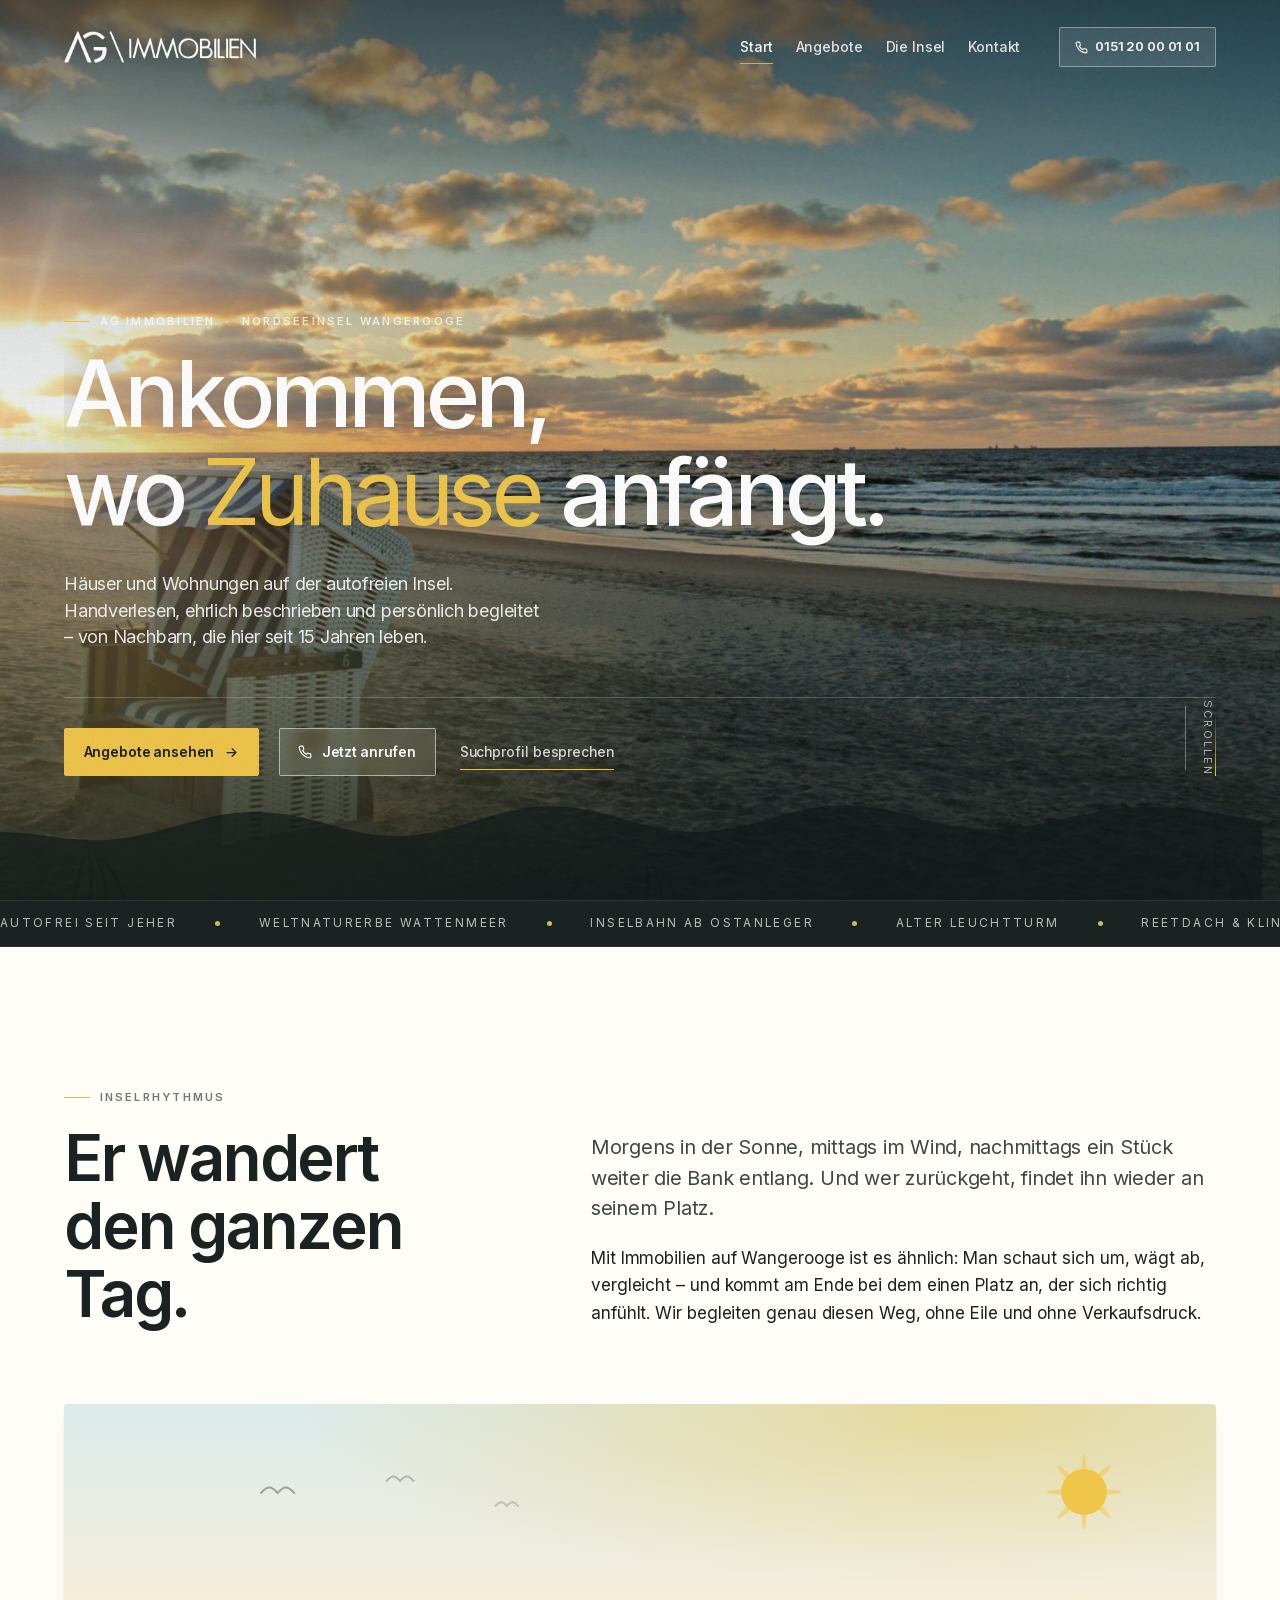
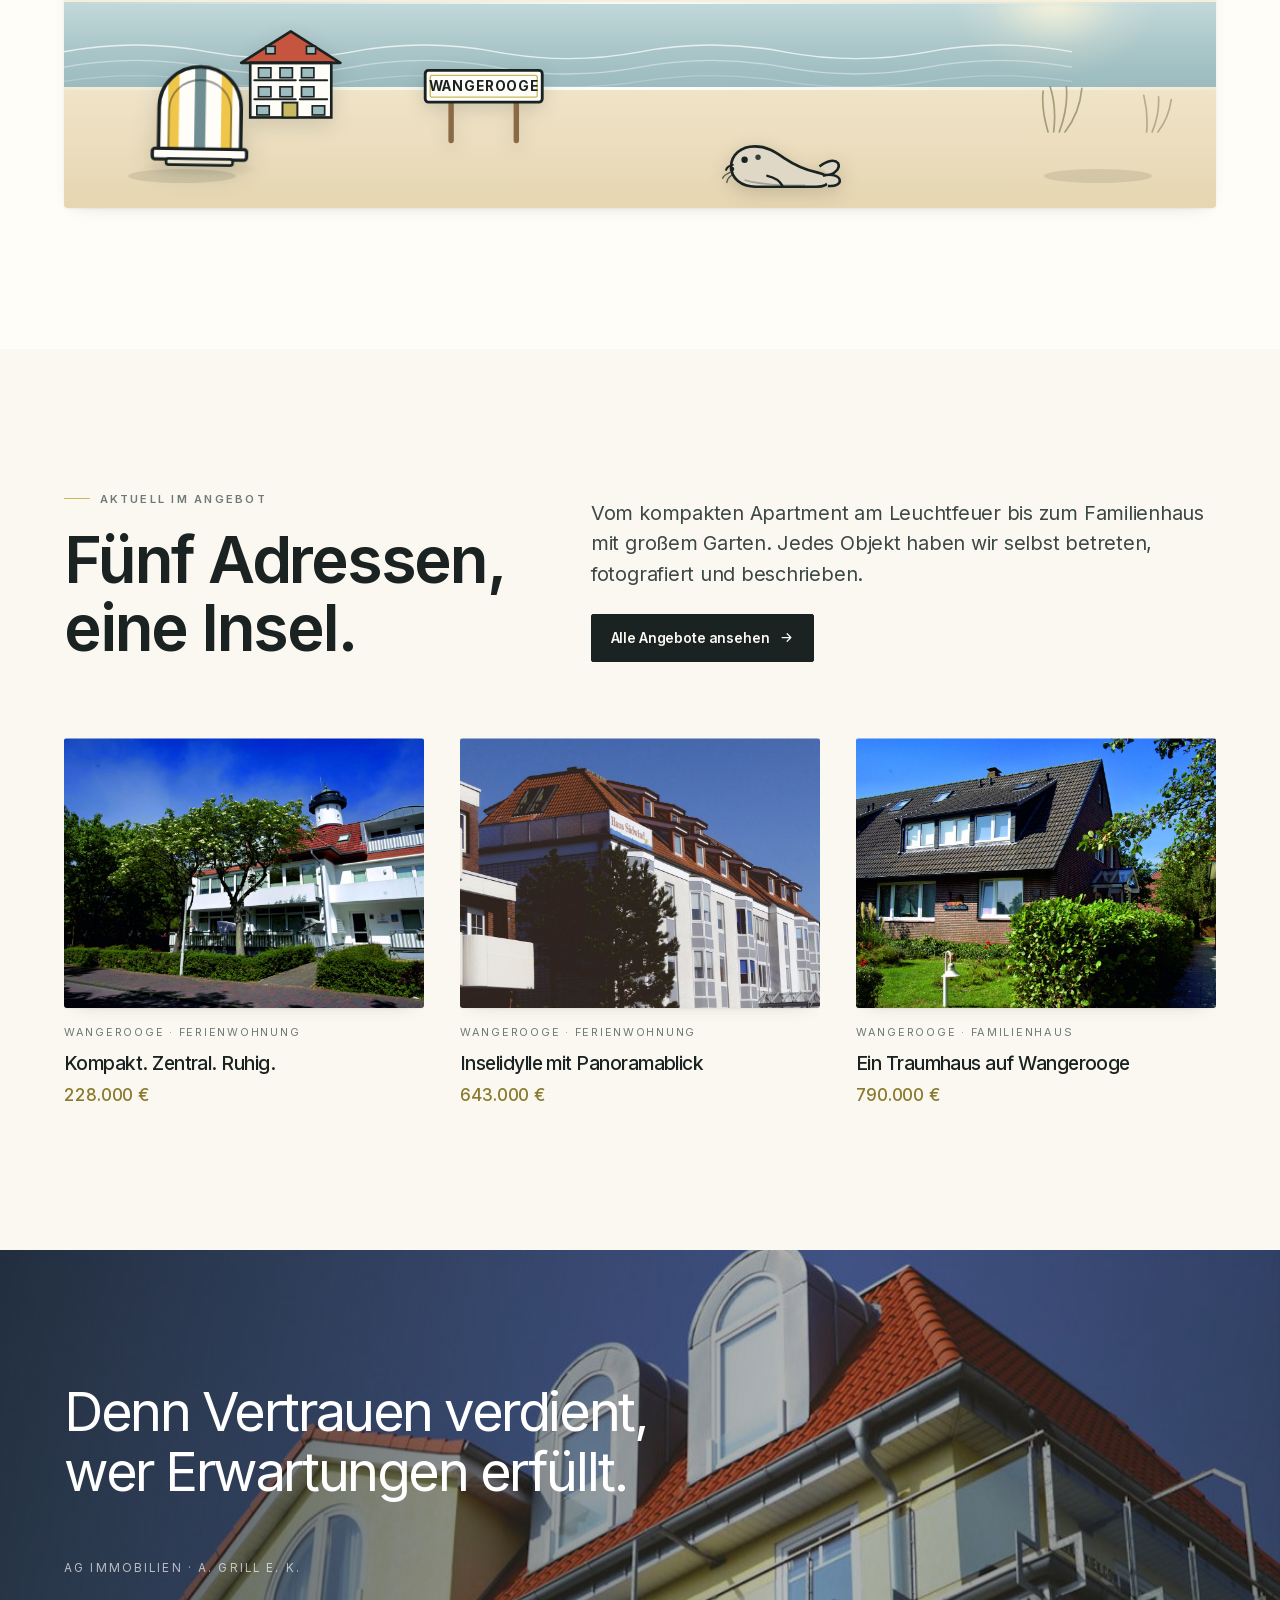
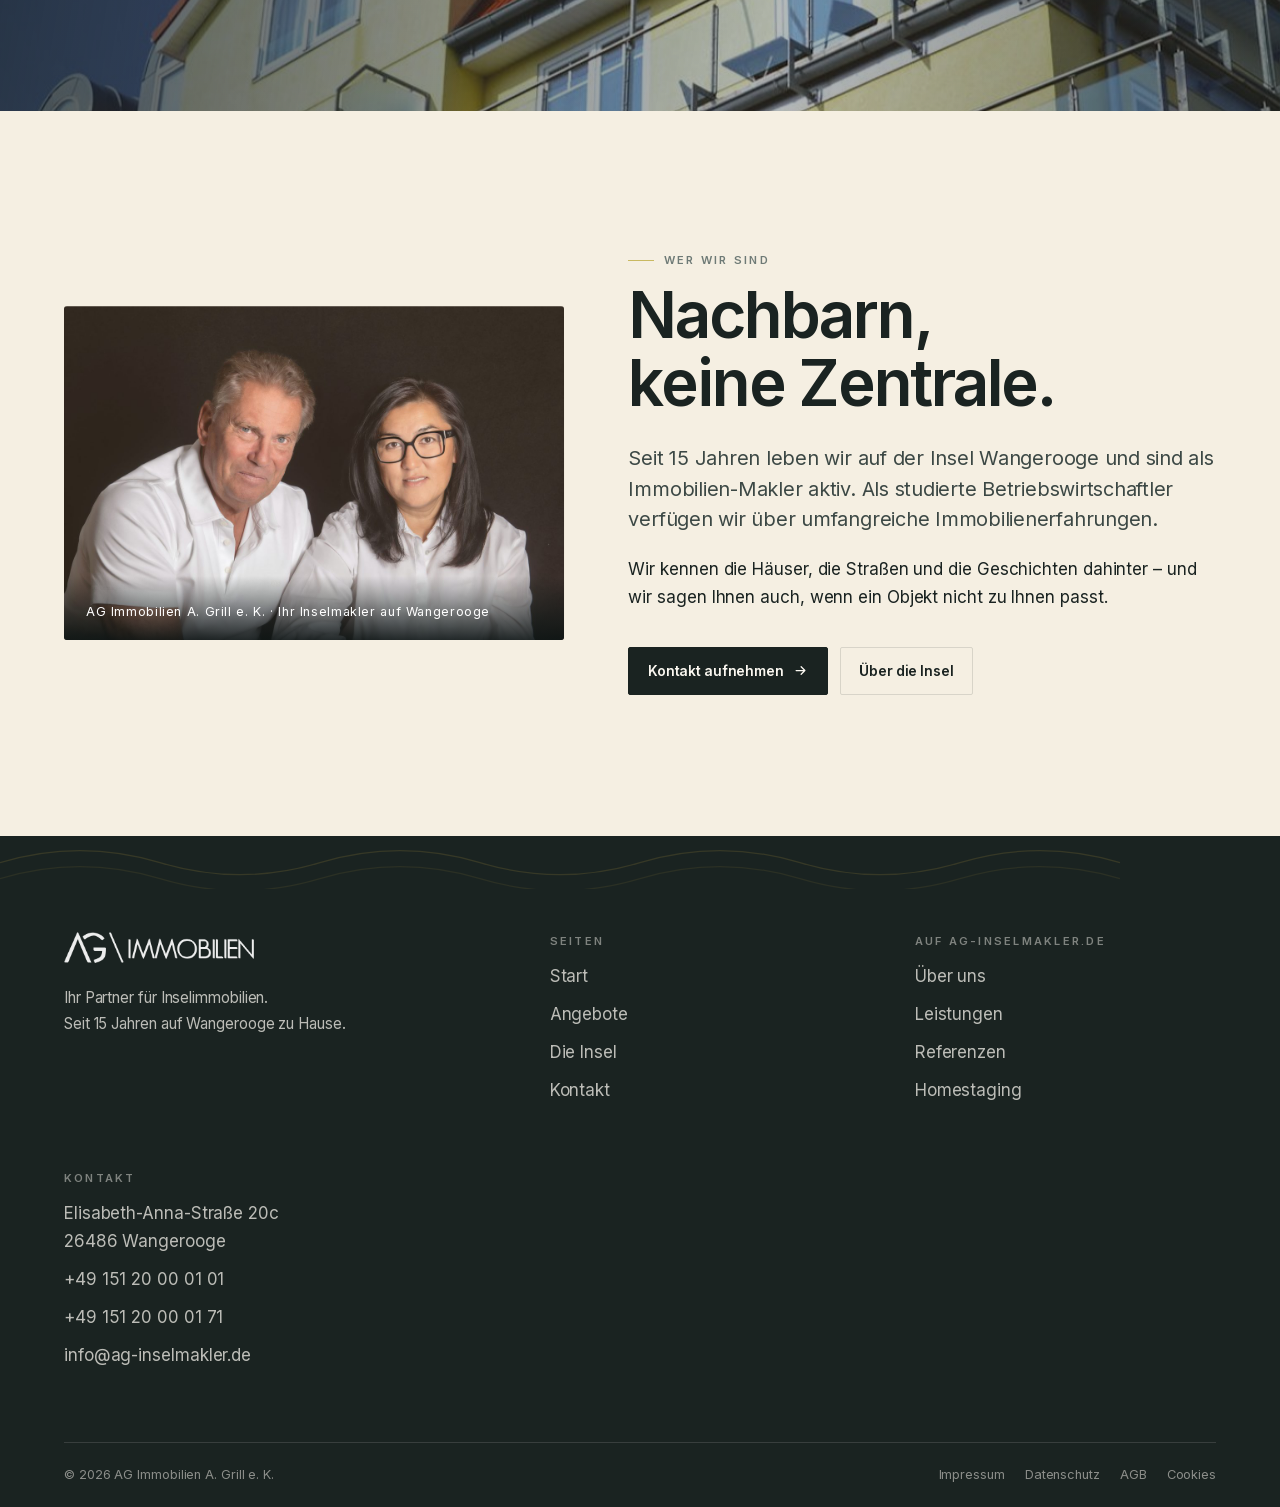
<file: index.html>
<!doctype html>
<html lang="de">
<head>
<meta charset="utf-8">
<meta name="viewport" content="width=device-width,initial-scale=1">
<title>AG Immobilien · Ihr Inselmakler auf Wangerooge</title>
<meta name="description" content="Immobilien auf der autofreien Nordseeinsel Wangerooge – Ferienwohnungen und Familienhäuser von AG Immobilien A. Grill e. K., seit 15 Jahren auf der Insel zu Hause.">

<meta name="theme-color" content="#FBF8F1">
<link rel="icon" href="assets/img/logo.png">
<link rel="preload" href="assets/fonts/inter-latin.woff2" as="font" type="font/woff2" crossorigin>
<link rel="stylesheet" href="assets/css/style.css">
<noscript><style>[data-reveal]{opacity:1!important;transform:none!important;clip-path:none!important}.hero h1 .line i{transform:none!important}.hero__sub,.hero__cta{opacity:1!important;transform:none!important}.intro__art .draw{stroke-dashoffset:0!important}.intro__art .glow{opacity:1!important}</style></noscript>
<meta property="og:title" content="AG Immobilien · Ihr Inselmakler auf Wangerooge">
<meta property="og:description" content="Immobilien auf der autofreien Nordseeinsel Wangerooge – Ferienwohnungen und Familienhäuser von AG Immobilien A. Grill e. K., seit 15 Jahren auf der Insel zu Hause.">
<meta property="og:image" content="assets/img/hero-strandkorb.jpg">
<meta property="og:type" content="website">
</head>
<body>

<svg class="sprite" aria-hidden="true" focusable="false" width="0" height="0">
  <defs>
    <clipPath id="korbHaube"><path d="M11 91V50C11 28.5 27.6 13 48 13s37 15.5 37 37v41H11Z"/></clipPath>
  </defs>

  <symbol id="ico-korb" viewBox="0 0 96 104">
    <g clip-path="url(#korbHaube)">
      <rect x="0" y="0" width="96" height="104" fill="#FFFDF8"/>
      <rect x="19" y="0" width="10" height="104" fill="#F0C64A"/>
      <rect x="43" y="0" width="10" height="104" fill="#6E8E92"/>
      <rect x="67" y="0" width="10" height="104" fill="#F0C64A"/>
    </g>
    <path d="M11 91V50C11 28.5 27.6 13 48 13s37 15.5 37 37v41" fill="none" stroke="#1A2321" stroke-width="3.2" stroke-linejoin="round"/>
    <path d="M20 91V52c0-15 12-27 28-27s28 12 28 27v39" fill="none" stroke="#1A2321" stroke-width="1.6" opacity=".45"/>
    <rect x="5.5" y="87" width="85" height="9.5" rx="2.6" fill="#FFFDF8" stroke="#1A2321" stroke-width="3"/>
    <rect x="18" y="96" width="60" height="5.5" rx="2.2" fill="#EDE5D3" stroke="#1A2321" stroke-width="2.4"/>
  </symbol>

  <symbol id="ico-sonne" viewBox="0 0 120 120">
    <circle cx="60" cy="60" r="27" fill="currentColor"/>
    <g fill="currentColor" opacity=".55">
      <path d="M60 16c1.6 0 2.6 10 2.6 14.4S61.6 38 60 38s-2.6-3.2-2.6-7.6S58.4 16 60 16Z"/>
      <path d="M60 104c-1.6 0-2.6-10-2.6-14.4S58.4 82 60 82s2.6 3.2 2.6 7.6S61.6 104 60 104Z"/>
      <path d="M16 60c0-1.6 10-2.6 14.4-2.6S38 58.4 38 60s-3.2 2.6-7.6 2.6S16 61.6 16 60Z"/>
      <path d="M104 60c0 1.6-10 2.6-14.4 2.6S82 61.6 82 60s3.2-2.6 7.6-2.6S104 58.4 104 60Z"/>
      <path d="M29 29c1.1-1.1 8.7 5.5 11.8 8.6s3.8 5.5 2.6 6.6-3.5.5-6.6-2.6S27.9 30.1 29 29Z"/>
      <path d="M91 91c-1.1 1.1-8.7-5.5-11.8-8.6s-3.8-5.5-2.6-6.6 3.5-.5 6.6 2.6S92.1 89.9 91 91Z"/>
      <path d="M91 29c1.1 1.1-5.5 8.7-8.6 11.8s-5.5 3.8-6.6 2.6-.5-3.5 2.6-6.6S89.9 27.9 91 29Z"/>
      <path d="M29 91c-1.1-1.1 5.5-8.7 8.6-11.8s5.5-3.8 6.6-2.6.5 3.5-2.6 6.6S30.1 92.1 29 91Z"/>
    </g>
  </symbol>

  <symbol id="ico-haus" viewBox="0 0 130 120">
    <path d="M5 47 65 9l60 38Z" fill="#C6553F" stroke="#1A2321" stroke-width="3.2" stroke-linejoin="round"/>
    <rect x="35" y="27" width="11" height="9" fill="#9CBCBF" stroke="#1A2321" stroke-width="2"/>
    <rect x="84" y="27" width="11" height="9" fill="#9CBCBF" stroke="#1A2321" stroke-width="2"/>
    <rect x="16" y="47" width="98" height="66" fill="#FFFDF8" stroke="#1A2321" stroke-width="3.2"/>
    <g fill="#9CBCBF" stroke="#1A2321" stroke-width="2">
      <rect x="26" y="53" width="15" height="12"/><rect x="52" y="53" width="15" height="12"/><rect x="78" y="53" width="15" height="12"/>
      <rect x="26" y="76" width="15" height="12"/><rect x="52" y="76" width="15" height="12"/><rect x="78" y="76" width="15" height="12"/>
      <rect x="24" y="99" width="15" height="11"/><rect x="91" y="99" width="15" height="11"/>
    </g>
    <path d="M21 68h50M76 68h33M21 91h50M76 91h33" stroke="#1A2321" stroke-width="2.6" stroke-linecap="round"/>
    <rect x="55" y="95" width="18" height="18" fill="#C9B961" stroke="#1A2321" stroke-width="2.4"/>
    <path d="M16 47h98" stroke="#1A2321" stroke-width="3.2"/>
  </symbol>

  <symbol id="ico-schild" viewBox="0 0 150 98">
    <path d="M36 42v52M114 42v52" stroke="#8A6A44" stroke-width="6.5" stroke-linecap="round"/>
    <rect x="5" y="10" width="140" height="38" rx="4" fill="#FFFDF8" stroke="#1A2321" stroke-width="3.4"/>
    <rect x="11" y="16" width="128" height="26" rx="2" fill="none" stroke="#C9B961" stroke-width="1.6"/>
    <text x="75" y="35" text-anchor="middle" font-family="Inter, system-ui, sans-serif" font-size="16.5" font-weight="700" letter-spacing="1" fill="#1A2321">WANGEROOGE</text>
  </symbol>

  <symbol id="ico-robbe" viewBox="0 0 152 76">
    <path d="M41 65C24 65 12 55 12 41c0-14 12-24 28-24 14 0 24 6 35 14 12 8 25 14 39 17 9 2 14 5 14 9 0 5-6 8-15 8Z"
          fill="#DFD8C7" stroke="#1A2321" stroke-width="3.2" stroke-linejoin="round"/>
    <path d="M117 41c9-7 18-9 22-4 3 5-2 11-10 14" fill="#DFD8C7" stroke="#1A2321" stroke-width="3" stroke-linejoin="round"/>
    <path d="M121 52c10-3 19 0 20 5 1 5-6 8-14 7" fill="#DFD8C7" stroke="#1A2321" stroke-width="3" stroke-linejoin="round"/>
    <path d="M55 52c9 2 15 6 18 12" fill="none" stroke="#1A2321" stroke-width="2.8" stroke-linecap="round"/>
    <path d="M28 57c16 5 46 7 72 6" fill="none" stroke="#1A2321" stroke-width="1.6" opacity=".3"/>
    <circle cx="28" cy="33" r="3.8" fill="#1A2321"/>
    <circle cx="44" cy="30" r="3.2" fill="#1A2321" opacity=".85"/>
    <path d="M14 39c-4 1-7 3-8 6" fill="none" stroke="#1A2321" stroke-width="2.4" stroke-linecap="round"/>
    <circle cx="13" cy="44" r="2.8" fill="#1A2321"/>
    <path d="M11 48c-5 2-8 4-9 7M13 51c-4 3-6 6-6 9" fill="none" stroke="#1A2321" stroke-width="1.6" stroke-linecap="round" opacity=".7"/>
  </symbol>
</svg>

<a class="skip" href="#inhalt">Zum Inhalt springen</a>
<div class="progress" id="progress" aria-hidden="true"></div>

<header class="site-head is-light" id="head" data-light-hero="1">
  <div class="wrap wrap--wide site-head__in">
    <a class="brand" href="index.html" aria-label="AG Immobilien – Startseite">
      <img src="assets/img/logo.png" alt="AG Immobilien" width="1100" height="182">
    </a>

    <button class="burger" id="burger" aria-label="Menü öffnen" aria-expanded="false" aria-controls="nav">
      <span></span><span></span><span></span>
    </button>

    <nav class="nav" id="nav" aria-label="Hauptnavigation">
      <a href="index.html" class="is-active" aria-current="page" style="--i:0">Start</a>
      <a href="angebote.html" style="--i:1">Angebote</a>
      <a href="insel.html" style="--i:2">Die Insel</a>
      <a href="kontakt.html" style="--i:3">Kontakt</a>
    </nav>

    <a class="head-cta" href="tel:+4915120000101"><svg width="13" height="13" viewBox="0 0 24 24" fill="none" stroke="currentColor" stroke-width="2" stroke-linecap="round" aria-hidden="true"><path d="M22 16.9v3a2 2 0 0 1-2.2 2 19.8 19.8 0 0 1-8.6-3.1 19.5 19.5 0 0 1-6-6A19.8 19.8 0 0 1 2.1 4.2 2 2 0 0 1 4.1 2h3a2 2 0 0 1 2 1.7c.1 1 .4 1.9.7 2.8a2 2 0 0 1-.5 2.1L8.1 9.9a16 16 0 0 0 6 6l1.3-1.2a2 2 0 0 1 2.1-.5c.9.3 1.8.6 2.8.7a2 2 0 0 1 1.7 2Z"/></svg> 0151 20 00 01 01</a>
  </div>
</header>

<main>

<section class="hero" id="inhalt">
  <div class="hero__media" data-parallax="0.22">
    <img src="assets/img/hero-strandkorb.jpg" alt="Strandkorb am Wangerooger Nordstrand im Abendlicht" width="2000" height="1335" fetchpriority="high">
  </div>

    <div class="grasskante hero__grass" aria-hidden="true">
      <svg viewBox="0 0 1440 190" preserveAspectRatio="none" fill="currentColor">
        <path d="M0 190V96c62-6 96 12 148 6 60-7 92-30 152-28 58 2 88 27 146 25 63-3 96-33 160-31 58 2 90 28 148 27 62-2 96-30 158-28 55 2 86 25 140 25 52 0 90-16 140-22 44-5 92 2 148 14v106Z"/>
        <g opacity=".95">
          <path d="M120 118c4 24 2 44-4 72M126 118c10 20 14 42 12 72M132 122c16 16 26 38 28 68M114 124c-8 22-12 42-10 66" stroke="currentColor" stroke-width="2.4" fill="none" stroke-linecap="round"/>
          <path d="M1290 108c3 26 0 48-6 82M1296 110c11 22 16 46 14 80M1302 116c18 18 28 42 30 74M1283 116c-9 24-13 46-11 74" stroke="currentColor" stroke-width="2.4" fill="none" stroke-linecap="round"/>
          <path d="M700 130c2 20 0 36-5 60M706 130c9 16 12 34 11 60M712 134c13 13 21 30 23 56" stroke="currentColor" stroke-width="2.2" fill="none" stroke-linecap="round"/>
        </g>
      </svg>
    </div>

  <div class="hero__in">
    <p class="eyebrow">AG Immobilien &nbsp;·&nbsp; Nordseeinsel Wangerooge</p>

    <h1>
      <span class="line"><i>Ankommen,</i></span>
      <span class="line"><i>wo <em>Zuhause</em> anfängt.</i></span>
    </h1>

    <p class="hero__sub">
      Häuser und Wohnungen auf der autofreien Insel. Handverlesen, ehrlich beschrieben
      und persönlich begleitet – von Nachbarn, die hier seit 15 Jahren leben.
    </p>

    <div class="hero__cta">
      <a class="btn btn--sonne" href="angebote.html">
        Angebote ansehen
        <svg width="15" height="15" viewBox="0 0 24 24" fill="none" stroke="currentColor" stroke-width="2" stroke-linecap="round" stroke-linejoin="round" aria-hidden="true"><path d="M5 12h14M13 6l6 6-6 6"/></svg>
      </a>
      <a class="btn btn--hell" href="tel:+4915120000101">
        <svg width="14" height="14" viewBox="0 0 24 24" fill="none" stroke="currentColor" stroke-width="2" stroke-linecap="round" aria-hidden="true"><path d="M22 16.9v3a2 2 0 0 1-2.2 2 19.8 19.8 0 0 1-8.6-3.1 19.5 19.5 0 0 1-6-6A19.8 19.8 0 0 1 2.1 4.2 2 2 0 0 1 4.1 2h3a2 2 0 0 1 2 1.7c.1 1 .4 1.9.7 2.8a2 2 0 0 1-.5 2.1L8.1 9.9a16 16 0 0 0 6 6l1.3-1.2a2 2 0 0 1 2.1-.5c.9.3 1.8.6 2.8.7a2 2 0 0 1 1.7 2Z"/></svg>
        Jetzt anrufen
      </a>
      <a class="hero__link" href="kontakt.html">Suchprofil besprechen</a>
    </div>
  </div>

  <div class="hero__scroll" aria-hidden="true">Scrollen<i></i></div>
</section>

<div class="ticker" aria-hidden="true">
  <div class="ticker__track" id="ticker">
    <span>Autofrei seit jeher</span><span>Weltnaturerbe Wattenmeer</span><span>Inselbahn ab Ostanleger</span><span>Alter Leuchtturm</span><span>Reetdach &amp; Klinker</span><span>Strandkorb Reihe 3</span><span>Westturm</span><span>Priel &amp; Watt</span>
  </div>
</div>


<!-- ══ Strandkorb-Reise ═══════════════════════════════════ -->
<section class="section section--paper strandkorb-section" id="strand">
  <div class="wrap">
    <div class="sec-head">
      <div>
        <p class="eyebrow" data-reveal>Inselrhythmus</p>
        <h2 data-reveal style="--d:1">Er wandert<br>den ganzen Tag.</h2>
      </div>
      <div>
        <p class="lead" data-reveal style="--d:2">
          Morgens in der Sonne, mittags im Wind, nachmittags ein Stück weiter die Bank entlang.
          Und wer zurückgeht, findet ihn wieder an seinem Platz.
        </p>
        <p data-reveal style="--d:3">
          Mit Immobilien auf Wangerooge ist es ähnlich: Man schaut sich um, wägt ab, vergleicht –
          und kommt am Ende bei dem einen Platz an, der sich richtig anfühlt. Wir begleiten
          genau diesen Weg, ohne Eile und ohne Verkaufsdruck.
        </p>
      </div>
    </div>
  </div>

  <div class="wrap">
  <div class="strand" data-reveal aria-hidden="true">
    <div class="strand__himmel"></div>
    <svg class="strand__sonne" viewBox="0 0 120 120"><use href="#ico-sonne"/></svg>
    <svg class="strand__moewen" viewBox="0 0 360 70" fill="none" stroke="currentColor" stroke-width="2.2" stroke-linecap="round">
      <path d="M14 26c7-8 11-8 18 0 7-8 11-8 18 0"/>
      <path d="M150 13c5.5-6.5 9-6.5 14.5 0 5.5-6.5 9-6.5 14.5 0" opacity=".72"/>
      <path d="M268 40c4.5-5.5 7.5-5.5 12 0 4.5-5.5 7.5-5.5 12 0" opacity=".55"/>
    </svg>
    <div class="strand__meer">
      <svg viewBox="0 0 1440 90" preserveAspectRatio="none" fill="none" stroke="currentColor" stroke-width="2">
        <path d="M0 26c60-14 120-14 180 0s120 14 180 0 120-14 180 0 120 14 180 0 120-14 180 0 120 14 180 0 120-14 180 0"/>
        <path d="M0 50c60-14 120-14 180 0s120 14 180 0 120-14 180 0 120 14 180 0 120-14 180 0 120 14 180 0 120-14 180 0" opacity=".55"/>
        <path d="M0 72c60-12 120-12 180 0s120 12 180 0 120-12 180 0 120 12 180 0 120-12 180 0 120 12 180 0 120-12 180 0" opacity=".3"/>
      </svg>
    </div>
    <div class="strand__sand"></div>
    <svg class="strand__haus" viewBox="0 0 130 120"><use href="#ico-haus"/></svg>
    <svg class="strand__schild" viewBox="0 0 150 98"><use href="#ico-schild"/></svg>
    <svg class="strand__robbe" viewBox="0 0 152 76"><use href="#ico-robbe"/></svg>
    <svg class="strand__halme" viewBox="0 0 200 90" fill="none" stroke="currentColor" stroke-width="2.4" stroke-linecap="round">
      <path d="M18 88c3-26 1-46-5-64M26 88c8-22 12-44 10-64M34 88c14-18 22-40 24-62M10 88c-6-20-9-40-7-58"/>
      <path d="M150 88c2-20 0-36-4-52M158 88c7-17 10-34 9-50M166 88c11-14 17-31 19-46" opacity=".78"/>
    </svg>
    <span class="strand__mulde"></span>
    <span class="strand__mulde strand__mulde--ziel"></span>
    <div class="korb-reise" id="korbReise">
      <span class="korb-schatten"></span>
      <svg class="korb" viewBox="0 0 96 104"><use href="#ico-korb"/></svg>
    </div>
  </div>
  </div>
</section>


<!-- ══ Teaser Angebote ════════════════════════════════════ -->
<section class="section" id="teaser">
  <div class="wrap wrap--wide">
    <div class="sec-head">
      <div>
        <p class="eyebrow" data-reveal>Aktuell im Angebot</p>
        <h2 data-reveal style="--d:1">Fünf Adressen,<br>eine Insel.</h2>
      </div>
      <div>
        <p class="lead" data-reveal style="--d:2">
          Vom kompakten Apartment am Leuchtfeuer bis zum Familienhaus mit großem Garten.
          Jedes Objekt haben wir selbst betreten, fotografiert und beschrieben.
        </p>
        <p data-reveal style="--d:3;margin-top:24px">
          <a class="btn" href="angebote.html">Alle Angebote ansehen <svg width="15" height="15" viewBox="0 0 24 24" fill="none" stroke="currentColor" stroke-width="2" stroke-linecap="round" stroke-linejoin="round" aria-hidden="true"><path d="M5 12h14M13 6l6 6-6 6"/></svg></a>
        </p>
      </div>
    </div>

    <div class="teasers">

        <a class="teaser" href="angebote.html#ag-wa-93-16" data-reveal="mask">
          <span class="teaser__media">
            <img src="assets/img/objekt-leuchtfeuer.jpg" alt="Domizil am Leuchtfeuer – weiße Wohnanlage mit Leuchtturm auf Wangerooge" width="1500" height="840" loading="lazy">
            <span class="teaser__sweep" aria-hidden="true"></span>
          </span>
          <span class="teaser__meta">Wangerooge · Ferienwohnung</span>
          <span class="teaser__titel">Kompakt. Zentral. Ruhig.</span>
          <span class="teaser__preis num">228.000 €</span>
        </a>

        <a class="teaser" href="angebote.html#ag-wa-04-38" data-reveal="mask">
          <span class="teaser__media">
            <img src="assets/img/objekt-panorama.jpg" alt="Mehrfamilienhaus mit Ferienwohnungen und Panoramablick auf Wangerooge" width="1500" height="835" loading="lazy">
            <span class="teaser__sweep" aria-hidden="true"></span>
          </span>
          <span class="teaser__meta">Wangerooge · Ferienwohnung</span>
          <span class="teaser__titel">Inselidylle mit Panoramablick</span>
          <span class="teaser__preis num">643.000 €</span>
        </a>

        <a class="teaser" href="angebote.html#ag-wa-140-01" data-reveal="mask">
          <span class="teaser__media">
            <img src="assets/img/objekt-traumhaus.jpg" alt="Familienhaus mit Garten und Hecke auf Wangerooge" width="1500" height="843" loading="lazy">
            <span class="teaser__sweep" aria-hidden="true"></span>
          </span>
          <span class="teaser__meta">Wangerooge · Familienhaus</span>
          <span class="teaser__titel">Ein Traumhaus auf Wangerooge</span>
          <span class="teaser__preis num">790.000 €</span>
        </a>
    </div>
  </div>
</section>


<!-- ══ Zitat-Band ═════════════════════════════════════════ -->
<section class="band" id="band">
  <div class="band__media" data-parallax="0.16">
    <img src="assets/img/band-haus.jpg" alt="Giebel eines gelben Inselhauses mit rotem Dach vor blauem Himmel" width="2000" height="496" loading="lazy" style="object-position:50% 56%">
  </div>
  <div class="wrap">
    <blockquote>
      <p data-reveal="mask">Denn Vertrauen verdient, wer Erwartungen erfüllt.</p>
      <cite data-reveal style="--d:2">AG Immobilien · A. Grill e. K.</cite>
    </blockquote>
  </div>
</section>


<!-- ══ Kurzvorstellung ════════════════════════════════════ -->
<section class="section section--sand">
  <div class="wrap contact">
    <figure class="contact__photo" data-reveal="mask" style="margin:0">
      <img src="assets/img/team.jpg" alt="Andreas Grill und Kollegin von AG Immobilien" width="1200" height="800" loading="lazy">
      <figcaption>AG Immobilien A. Grill e. K. · Ihr Inselmakler auf Wangerooge</figcaption>
    </figure>
    <div>
      <p class="eyebrow" data-reveal>Wer wir sind</p>
      <h2 data-reveal style="--d:1">Nachbarn,<br>keine Zentrale.</h2>
      <p class="lead" data-reveal style="--d:2;margin-top:26px">
        Seit 15 Jahren leben wir auf der Insel Wangerooge und sind als Immobilien-Makler aktiv.
        Als studierte Betriebswirtschaftler verfügen wir über umfangreiche Immobilienerfahrungen.
      </p>
      <p data-reveal style="--d:3">
        Wir kennen die Häuser, die Straßen und die Geschichten dahinter – und wir sagen Ihnen auch,
        wenn ein Objekt nicht zu Ihnen passt.
      </p>
      <div class="contact__actions" data-reveal style="--d:4">
        <a class="btn" href="kontakt.html">Kontakt aufnehmen <svg width="15" height="15" viewBox="0 0 24 24" fill="none" stroke="currentColor" stroke-width="2" stroke-linecap="round" stroke-linejoin="round" aria-hidden="true"><path d="M5 12h14M13 6l6 6-6 6"/></svg></a>
        <a class="btn btn--ghost" href="insel.html">Über die Insel</a>
      </div>
    </div>
  </div>
</section>

</main>

<footer class="site-foot">
  <div class="foot-wave" aria-hidden="true">
    <svg viewBox="0 0 1440 60" preserveAspectRatio="none" fill="none" stroke="currentColor" stroke-width="1.4">
      <path d="M0 30c60-18 120-18 180 0s120 18 180 0 120-18 180 0 120 18 180 0 120-18 180 0 120 18 180 0 120-18 180 0"/>
      <path d="M0 48c60-18 120-18 180 0s120 18 180 0 120-18 180 0 120 18 180 0 120-18 180 0 120 18 180 0 120-18 180 0" opacity=".6"/>
    </svg>
  </div>

  <div class="wrap wrap--wide">
    <div class="site-foot__grid">

      <div class="site-foot__brand">
        <img class="logo" src="assets/img/logo.png" alt="AG Immobilien" width="1100" height="182">
        <p style="margin-top:22px;max-width:34ch">
          Ihr Partner für Inselimmobilien.<br>
          Seit 15 Jahren auf Wangerooge zu Hause.
        </p>
      </div>

      <div>
        <h5>Seiten</h5>
        <ul>
          <li><a href="index.html">Start</a></li>
          <li><a href="angebote.html">Angebote</a></li>
          <li><a href="insel.html">Die Insel</a></li>
          <li><a href="kontakt.html">Kontakt</a></li>
        </ul>
      </div>

      <div>
        <h5>Auf ag-inselmakler.de</h5>
        <ul>
          <li><a href="https://www.ag-inselmakler.de/ueber-uns">Über uns</a></li>
          <li><a href="https://www.ag-inselmakler.de/leistungen">Leistungen</a></li>
          <li><a href="https://www.ag-inselmakler.de/referenzen">Referenzen</a></li>
          <li><a href="https://www.ag-inselmakler.de/referenzen">Homestaging</a></li>
        </ul>
      </div>

      <div>
        <h5>Kontakt</h5>
        <ul>
          <li>Elisabeth-Anna-Straße 20c<br>26486 Wangerooge</li>
          <li><a href="tel:+4915120000101">+49 151 20 00 01 01</a></li>
          <li><a href="tel:+4915120000171">+49 151 20 00 01 71</a></li>
          <li><a href="mailto:info@ag-inselmakler.de">info@ag-inselmakler.de</a></li>
        </ul>
      </div>

    </div>

    <div class="site-foot__bar">
      <span>© 2026 AG Immobilien A. Grill e. K.</span>
      <nav aria-label="Rechtliches">
        <a href="impressum.html">Impressum</a>
        <a href="datenschutz.html">Datenschutz</a>
        <a href="https://www.ag-inselmakler.de/agb">AGB</a>
        <a href="https://www.ag-inselmakler.de/cookies">Cookies</a>
      </nav>
    </div>
  </div>
</footer>

<script src="assets/js/main.js"></script>
</body>
</html>
</file>
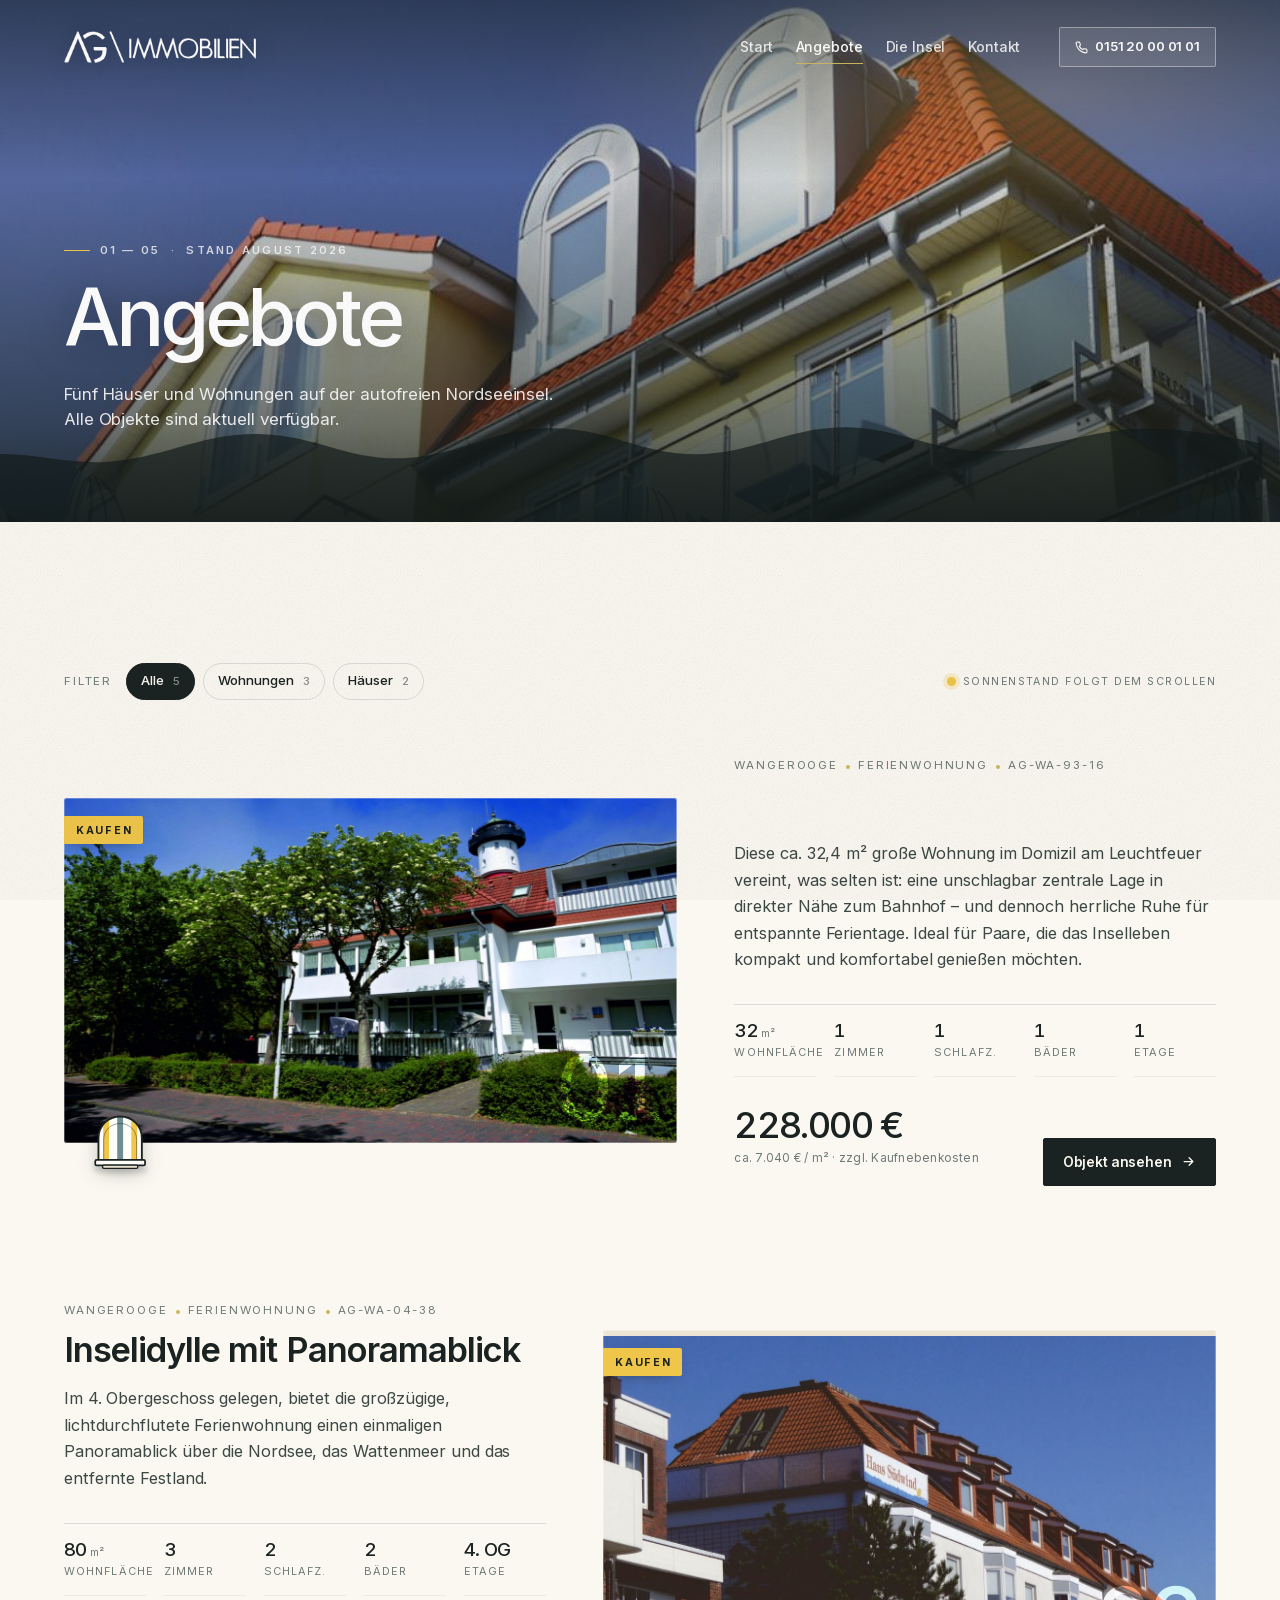
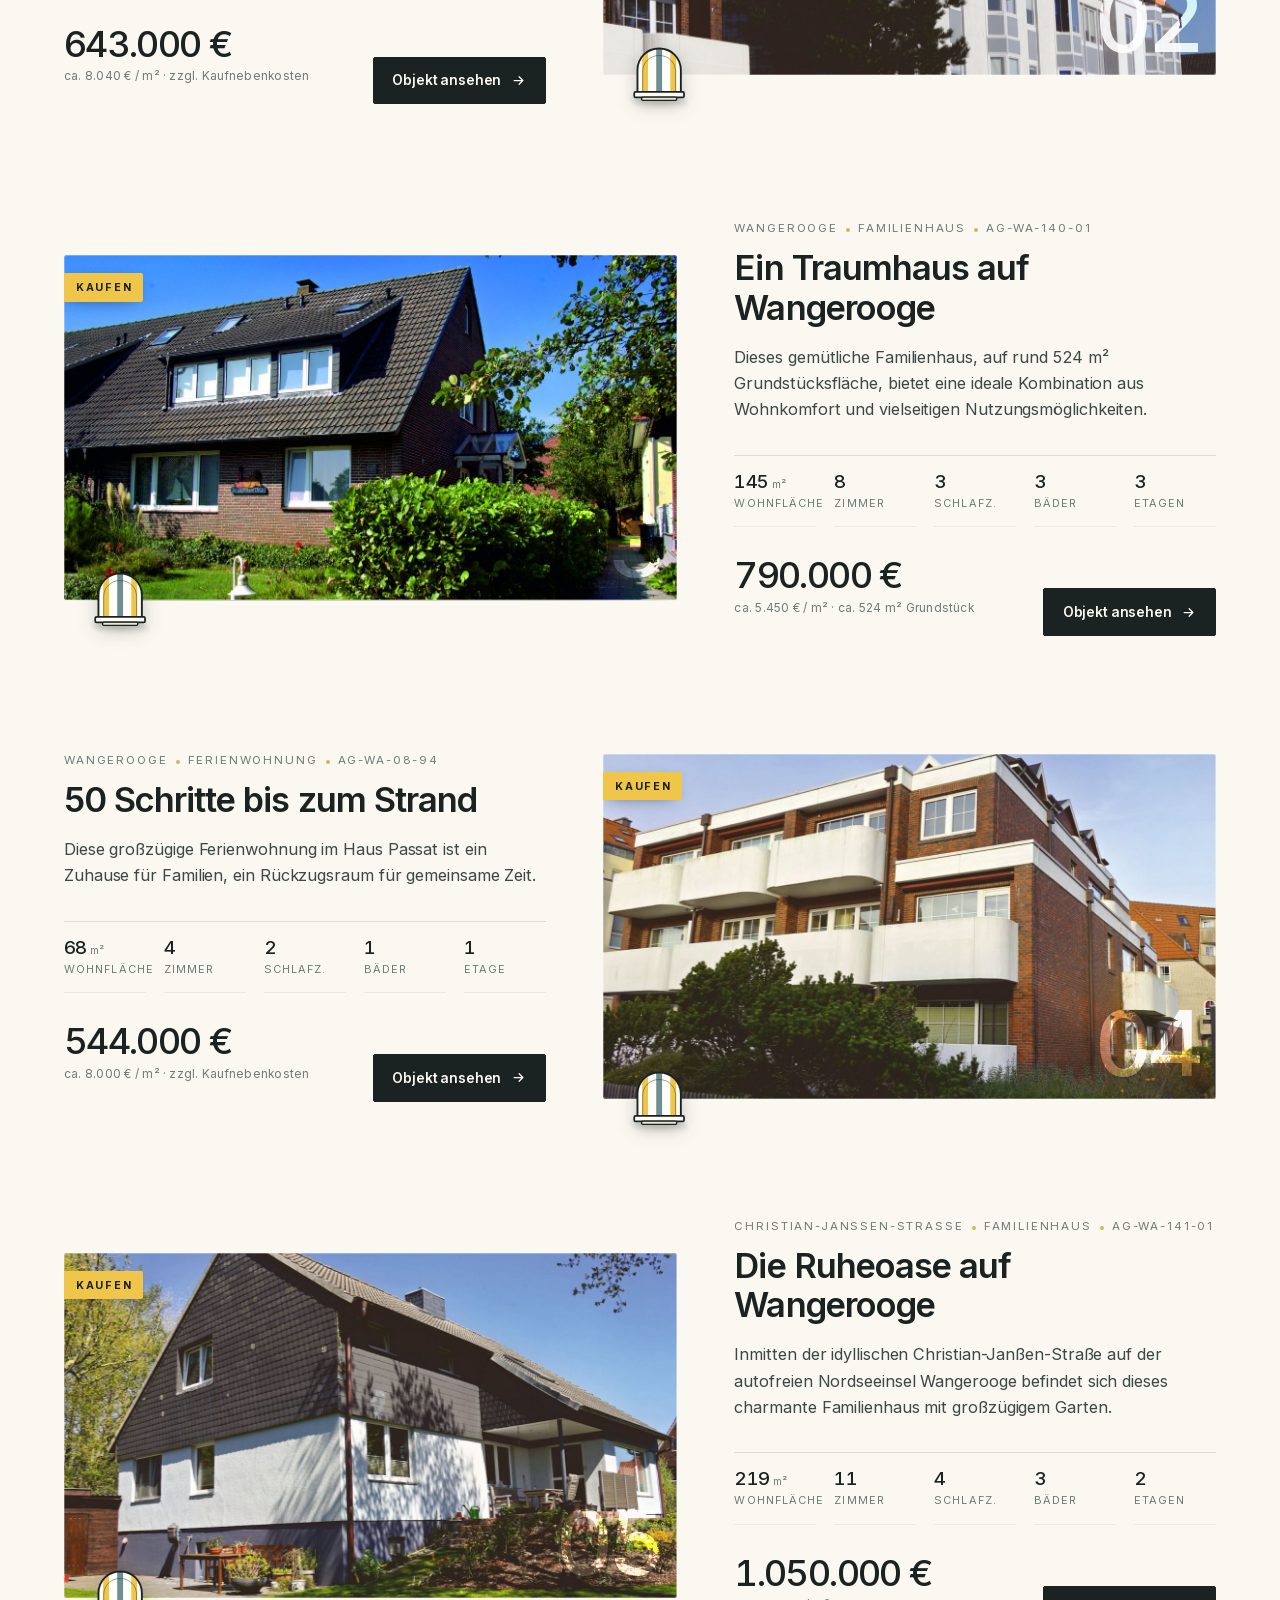
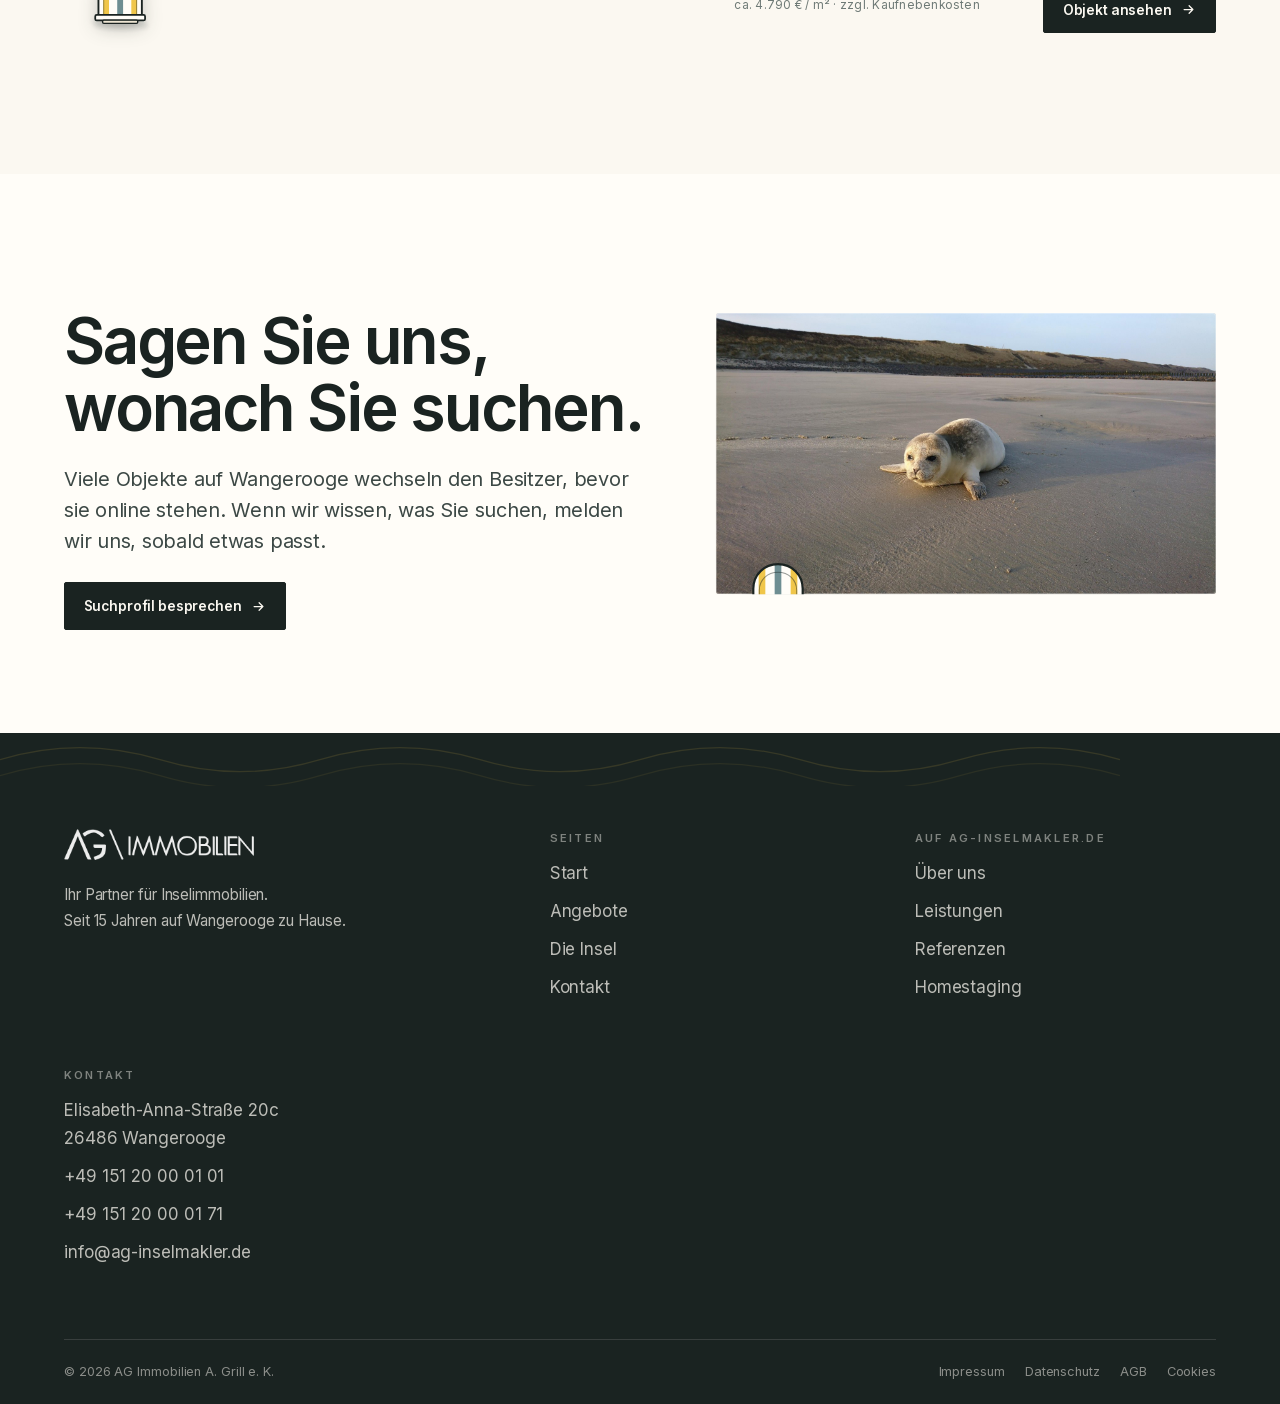
<file: angebote.html>
<!doctype html>
<html lang="de">
<head>
<meta charset="utf-8">
<meta name="viewport" content="width=device-width,initial-scale=1">
<title>Angebote – AG Immobilien · Wangerooge</title>
<meta name="description" content="Aktuelle Immobilienangebote auf Wangerooge: Ferienwohnungen und Familienhäuser von AG Immobilien A. Grill e. K.">

<meta name="theme-color" content="#FBF8F1">
<link rel="icon" href="assets/img/logo.png">
<link rel="preload" href="assets/fonts/inter-latin.woff2" as="font" type="font/woff2" crossorigin>
<link rel="stylesheet" href="assets/css/style.css">
<noscript><style>[data-reveal]{opacity:1!important;transform:none!important;clip-path:none!important}.hero h1 .line i{transform:none!important}.hero__sub,.hero__cta{opacity:1!important;transform:none!important}.intro__art .draw{stroke-dashoffset:0!important}.intro__art .glow{opacity:1!important}</style></noscript>
<meta property="og:title" content="Angebote – AG Immobilien · Wangerooge">
<meta property="og:description" content="Aktuelle Immobilienangebote auf Wangerooge: Ferienwohnungen und Familienhäuser von AG Immobilien A. Grill e. K.">
<meta property="og:image" content="assets/img/objekt-leuchtfeuer.jpg">
<meta property="og:type" content="website">
</head>
<body>

<svg class="sprite" aria-hidden="true" focusable="false" width="0" height="0">
  <defs>
    <clipPath id="korbHaube"><path d="M11 91V50C11 28.5 27.6 13 48 13s37 15.5 37 37v41H11Z"/></clipPath>
  </defs>

  <symbol id="ico-korb" viewBox="0 0 96 104">
    <g clip-path="url(#korbHaube)">
      <rect x="0" y="0" width="96" height="104" fill="#FFFDF8"/>
      <rect x="19" y="0" width="10" height="104" fill="#F0C64A"/>
      <rect x="43" y="0" width="10" height="104" fill="#6E8E92"/>
      <rect x="67" y="0" width="10" height="104" fill="#F0C64A"/>
    </g>
    <path d="M11 91V50C11 28.5 27.6 13 48 13s37 15.5 37 37v41" fill="none" stroke="#1A2321" stroke-width="3.2" stroke-linejoin="round"/>
    <path d="M20 91V52c0-15 12-27 28-27s28 12 28 27v39" fill="none" stroke="#1A2321" stroke-width="1.6" opacity=".45"/>
    <rect x="5.5" y="87" width="85" height="9.5" rx="2.6" fill="#FFFDF8" stroke="#1A2321" stroke-width="3"/>
    <rect x="18" y="96" width="60" height="5.5" rx="2.2" fill="#EDE5D3" stroke="#1A2321" stroke-width="2.4"/>
  </symbol>

  <symbol id="ico-sonne" viewBox="0 0 120 120">
    <circle cx="60" cy="60" r="27" fill="currentColor"/>
    <g fill="currentColor" opacity=".55">
      <path d="M60 16c1.6 0 2.6 10 2.6 14.4S61.6 38 60 38s-2.6-3.2-2.6-7.6S58.4 16 60 16Z"/>
      <path d="M60 104c-1.6 0-2.6-10-2.6-14.4S58.4 82 60 82s2.6 3.2 2.6 7.6S61.6 104 60 104Z"/>
      <path d="M16 60c0-1.6 10-2.6 14.4-2.6S38 58.4 38 60s-3.2 2.6-7.6 2.6S16 61.6 16 60Z"/>
      <path d="M104 60c0 1.6-10 2.6-14.4 2.6S82 61.6 82 60s3.2-2.6 7.6-2.6S104 58.4 104 60Z"/>
      <path d="M29 29c1.1-1.1 8.7 5.5 11.8 8.6s3.8 5.5 2.6 6.6-3.5.5-6.6-2.6S27.9 30.1 29 29Z"/>
      <path d="M91 91c-1.1 1.1-8.7-5.5-11.8-8.6s-3.8-5.5-2.6-6.6 3.5-.5 6.6 2.6S92.1 89.9 91 91Z"/>
      <path d="M91 29c1.1 1.1-5.5 8.7-8.6 11.8s-5.5 3.8-6.6 2.6-.5-3.5 2.6-6.6S89.9 27.9 91 29Z"/>
      <path d="M29 91c-1.1-1.1 5.5-8.7 8.6-11.8s5.5-3.8 6.6-2.6.5 3.5-2.6 6.6S30.1 92.1 29 91Z"/>
    </g>
  </symbol>
</svg>

<a class="skip" href="#inhalt">Zum Inhalt springen</a>
<div class="progress" id="progress" aria-hidden="true"></div>

<header class="site-head is-light" id="head" data-light-hero="1">
  <div class="wrap wrap--wide site-head__in">
    <a class="brand" href="index.html" aria-label="AG Immobilien – Startseite">
      <img src="assets/img/logo.png" alt="AG Immobilien" width="1100" height="182">
    </a>

    <button class="burger" id="burger" aria-label="Menü öffnen" aria-expanded="false" aria-controls="nav">
      <span></span><span></span><span></span>
    </button>

    <nav class="nav" id="nav" aria-label="Hauptnavigation">
      <a href="index.html" style="--i:0">Start</a>
      <a href="angebote.html" class="is-active" aria-current="page" style="--i:1">Angebote</a>
      <a href="insel.html" style="--i:2">Die Insel</a>
      <a href="kontakt.html" style="--i:3">Kontakt</a>
    </nav>

    <a class="head-cta" href="tel:+4915120000101"><svg width="13" height="13" viewBox="0 0 24 24" fill="none" stroke="currentColor" stroke-width="2" stroke-linecap="round" aria-hidden="true"><path d="M22 16.9v3a2 2 0 0 1-2.2 2 19.8 19.8 0 0 1-8.6-3.1 19.5 19.5 0 0 1-6-6A19.8 19.8 0 0 1 2.1 4.2 2 2 0 0 1 4.1 2h3a2 2 0 0 1 2 1.7c.1 1 .4 1.9.7 2.8a2 2 0 0 1-.5 2.1L8.1 9.9a16 16 0 0 0 6 6l1.3-1.2a2 2 0 0 1 2.1-.5c.9.3 1.8.6 2.8.7a2 2 0 0 1 1.7 2Z"/></svg> 0151 20 00 01 01</a>
  </div>
</header>

<main>
<section class="page-hero" id="inhalt">
  <div class="page-hero__media" data-parallax="0.18">
    <img src="assets/img/band-haus.jpg" alt="Giebel eines gelben Inselhauses vor blauem Himmel" width="2000" height="496" fetchpriority="high">
  </div>
    <div class="grasskante" aria-hidden="true">
      <svg viewBox="0 0 1440 190" preserveAspectRatio="none" fill="currentColor">
        <path d="M0 190V96c62-6 96 12 148 6 60-7 92-30 152-28 58 2 88 27 146 25 63-3 96-33 160-31 58 2 90 28 148 27 62-2 96-30 158-28 55 2 86 25 140 25 52 0 90-16 140-22 44-5 92 2 148 14v106Z"/>
        <g opacity=".95">
          <path d="M120 118c4 24 2 44-4 72M126 118c10 20 14 42 12 72M132 122c16 16 26 38 28 68M114 124c-8 22-12 42-10 66" stroke="currentColor" stroke-width="2.4" fill="none" stroke-linecap="round"/>
          <path d="M1290 108c3 26 0 48-6 82M1296 110c11 22 16 46 14 80M1302 116c18 18 28 42 30 74M1283 116c-9 24-13 46-11 74" stroke="currentColor" stroke-width="2.4" fill="none" stroke-linecap="round"/>
          <path d="M700 130c2 20 0 36-5 60M706 130c9 16 12 34 11 60M712 134c13 13 21 30 23 56" stroke="currentColor" stroke-width="2.2" fill="none" stroke-linecap="round"/>
        </g>
      </svg>
    </div>
  <div class="page-hero__in wrap">
    <p class="eyebrow">01 — 05 &nbsp;·&nbsp; Stand August 2026</p>
    <h1>Angebote</h1>
    <p class="page-hero__sub">Fünf Häuser und Wohnungen auf der autofreien Nordseeinsel. Alle Objekte sind aktuell verfügbar.</p>
  </div>
</section>

<section class="section offers-section" id="angebote">
  <div class="sunscape" aria-hidden="true">
    <div class="sunscape__wash"></div>
    <svg class="sunscape__sonne" viewBox="0 0 120 120"><use href="#ico-sonne"/></svg>
  </div>

  <div class="wrap wrap--wide offers-section__in">

    <div class="filters" data-reveal role="group" aria-label="Angebote filtern">
      <span class="filters__label">Filter</span>
      <button class="chip is-on" data-filter="alle" aria-pressed="true">Alle <span class="c">5</span></button>
      <button class="chip" data-filter="wohnung" aria-pressed="false">Wohnungen <span class="c">3</span></button>
      <button class="chip" data-filter="haus" aria-pressed="false">Häuser <span class="c">2</span></button>
      <span class="sonnenstand" aria-hidden="true"><i></i>Sonnenstand folgt dem Scrollen</span>
    </div>

    <div class="offers" id="offers">

      <article class="offer" id="ag-wa-93-16" data-type="wohnung">
        <div class="offer__frame">
          <div class="offer__media" data-reveal="mask">
            <span class="offer__tag">Kaufen</span>
            <img src="assets/img/objekt-leuchtfeuer.jpg" alt="Domizil am Leuchtfeuer – weiße Wohnanlage mit Leuchtturm auf Wangerooge" width="1500" height="840" loading="lazy" data-parallax-img="0.05">
            <span class="offer__sweep" aria-hidden="true"></span>
            <span class="offer__idx num" aria-hidden="true">01</span>
          </div>
          <span class="offer__korb" aria-hidden="true" style="--korb-delay:0.0s">
            <span class="offer__korb-schatten"></span>
            <svg class="korb" viewBox="0 0 96 104"><use href="#ico-korb"/></svg>
          </span>
        </div>

        <div class="offer__body">
          <p class="offer__meta" data-reveal>
            <span>Wangerooge</span><i class="dot"></i><span>Ferienwohnung</span><i class="dot"></i><span>AG-WA-93-16</span>
          </p>
          <h3 data-reveal style="--d:1">
            <a href="https://www.ag-inselmakler.de/objekte/ag-wa-93-16" target="_blank" rel="noopener">Kompakt. Zentral. Ruhig.</a>
          </h3>
          <p class="offer__desc" data-reveal style="--d:2">Diese ca. 32,4 m² große Wohnung im Domizil am Leuchtfeuer vereint, was selten ist: eine unschlagbar zentrale Lage in direkter Nähe zum Bahnhof – und dennoch herrliche Ruhe für entspannte Ferientage. Ideal für Paare, die das Inselleben kompakt und komfortabel genießen möchten.</p>
          <div class="specs" data-reveal style="--d:3">
            <div class="spec"><b class="num">32<small> m²</small></b><span>Wohnfläche</span></div>
            <div class="spec"><b class="num">1</b><span>Zimmer</span></div>
            <div class="spec"><b class="num">1</b><span>Schlafz.</span></div>
            <div class="spec"><b class="num">1</b><span>Bäder</span></div>
            <div class="spec"><b class="num">1</b><span>Etage</span></div>
          </div>
          <div class="offer__foot" data-reveal style="--d:4">
            <p class="price"><b class="num">228.000 €</b><span>ca. 7.040 € / m² · zzgl. Kaufnebenkosten</span></p>
            <a class="btn" href="https://www.ag-inselmakler.de/objekte/ag-wa-93-16" target="_blank" rel="noopener">Objekt ansehen <svg width="15" height="15" viewBox="0 0 24 24" fill="none" stroke="currentColor" stroke-width="2" stroke-linecap="round" stroke-linejoin="round" aria-hidden="true"><path d="M5 12h14M13 6l6 6-6 6"/></svg></a>
          </div>
        </div>
      </article>

      <article class="offer" id="ag-wa-04-38" data-type="wohnung">
        <div class="offer__frame">
          <div class="offer__media" data-reveal="mask">
            <span class="offer__tag">Kaufen</span>
            <img src="assets/img/objekt-panorama.jpg" alt="Mehrfamilienhaus mit Ferienwohnungen und Panoramablick auf Wangerooge" width="1500" height="835" loading="lazy" data-parallax-img="0.05">
            <span class="offer__sweep" aria-hidden="true"></span>
            <span class="offer__idx num" aria-hidden="true">02</span>
          </div>
          <span class="offer__korb" aria-hidden="true" style="--korb-delay:0.7s">
            <span class="offer__korb-schatten"></span>
            <svg class="korb" viewBox="0 0 96 104"><use href="#ico-korb"/></svg>
          </span>
        </div>

        <div class="offer__body">
          <p class="offer__meta" data-reveal>
            <span>Wangerooge</span><i class="dot"></i><span>Ferienwohnung</span><i class="dot"></i><span>AG-WA-04-38</span>
          </p>
          <h3 data-reveal style="--d:1">
            <a href="https://www.ag-inselmakler.de/objekte/ag-wa-04-38" target="_blank" rel="noopener">Inselidylle mit Panoramablick</a>
          </h3>
          <p class="offer__desc" data-reveal style="--d:2">Im 4. Obergeschoss gelegen, bietet die großzügige, lichtdurchflutete Ferienwohnung einen einmaligen Panoramablick über die Nordsee, das Wattenmeer und das entfernte Festland.</p>
          <div class="specs" data-reveal style="--d:3">
            <div class="spec"><b class="num">80<small> m²</small></b><span>Wohnfläche</span></div>
            <div class="spec"><b class="num">3</b><span>Zimmer</span></div>
            <div class="spec"><b class="num">2</b><span>Schlafz.</span></div>
            <div class="spec"><b class="num">2</b><span>Bäder</span></div>
            <div class="spec"><b class="num">4. OG</b><span>Etage</span></div>
          </div>
          <div class="offer__foot" data-reveal style="--d:4">
            <p class="price"><b class="num">643.000 €</b><span>ca. 8.040 € / m² · zzgl. Kaufnebenkosten</span></p>
            <a class="btn" href="https://www.ag-inselmakler.de/objekte/ag-wa-04-38" target="_blank" rel="noopener">Objekt ansehen <svg width="15" height="15" viewBox="0 0 24 24" fill="none" stroke="currentColor" stroke-width="2" stroke-linecap="round" stroke-linejoin="round" aria-hidden="true"><path d="M5 12h14M13 6l6 6-6 6"/></svg></a>
          </div>
        </div>
      </article>

      <article class="offer" id="ag-wa-140-01" data-type="haus">
        <div class="offer__frame">
          <div class="offer__media" data-reveal="mask">
            <span class="offer__tag">Kaufen</span>
            <img src="assets/img/objekt-traumhaus.jpg" alt="Familienhaus mit Garten und Hecke auf Wangerooge" width="1500" height="843" loading="lazy" data-parallax-img="0.05">
            <span class="offer__sweep" aria-hidden="true"></span>
            <span class="offer__idx num" aria-hidden="true">03</span>
          </div>
          <span class="offer__korb" aria-hidden="true" style="--korb-delay:1.4s">
            <span class="offer__korb-schatten"></span>
            <svg class="korb" viewBox="0 0 96 104"><use href="#ico-korb"/></svg>
          </span>
        </div>

        <div class="offer__body">
          <p class="offer__meta" data-reveal>
            <span>Wangerooge</span><i class="dot"></i><span>Familienhaus</span><i class="dot"></i><span>AG-WA-140-01</span>
          </p>
          <h3 data-reveal style="--d:1">
            <a href="https://www.ag-inselmakler.de/objekte/ag-wa-140-01" target="_blank" rel="noopener">Ein Traumhaus auf Wangerooge</a>
          </h3>
          <p class="offer__desc" data-reveal style="--d:2">Dieses gemütliche Familienhaus, auf rund 524 m² Grundstücksfläche, bietet eine ideale Kombination aus Wohnkomfort und vielseitigen Nutzungsmöglichkeiten.</p>
          <div class="specs" data-reveal style="--d:3">
            <div class="spec"><b class="num">145<small> m²</small></b><span>Wohnfläche</span></div>
            <div class="spec"><b class="num">8</b><span>Zimmer</span></div>
            <div class="spec"><b class="num">3</b><span>Schlafz.</span></div>
            <div class="spec"><b class="num">3</b><span>Bäder</span></div>
            <div class="spec"><b class="num">3</b><span>Etagen</span></div>
          </div>
          <div class="offer__foot" data-reveal style="--d:4">
            <p class="price"><b class="num">790.000 €</b><span>ca. 5.450 € / m² · ca. 524 m² Grundstück</span></p>
            <a class="btn" href="https://www.ag-inselmakler.de/objekte/ag-wa-140-01" target="_blank" rel="noopener">Objekt ansehen <svg width="15" height="15" viewBox="0 0 24 24" fill="none" stroke="currentColor" stroke-width="2" stroke-linecap="round" stroke-linejoin="round" aria-hidden="true"><path d="M5 12h14M13 6l6 6-6 6"/></svg></a>
          </div>
        </div>
      </article>

      <article class="offer" id="ag-wa-08-94" data-type="wohnung">
        <div class="offer__frame">
          <div class="offer__media" data-reveal="mask">
            <span class="offer__tag">Kaufen</span>
            <img src="assets/img/objekt-passat.jpg" alt="Haus Passat – Apartmenthaus nahe dem Strand auf Wangerooge" width="1500" height="840" loading="lazy" data-parallax-img="0.05">
            <span class="offer__sweep" aria-hidden="true"></span>
            <span class="offer__idx num" aria-hidden="true">04</span>
          </div>
          <span class="offer__korb" aria-hidden="true" style="--korb-delay:2.1s">
            <span class="offer__korb-schatten"></span>
            <svg class="korb" viewBox="0 0 96 104"><use href="#ico-korb"/></svg>
          </span>
        </div>

        <div class="offer__body">
          <p class="offer__meta" data-reveal>
            <span>Wangerooge</span><i class="dot"></i><span>Ferienwohnung</span><i class="dot"></i><span>AG-WA-08-94</span>
          </p>
          <h3 data-reveal style="--d:1">
            <a href="https://www.ag-inselmakler.de/objekte/ag-wa-08-94" target="_blank" rel="noopener">50 Schritte bis zum Strand</a>
          </h3>
          <p class="offer__desc" data-reveal style="--d:2">Diese großzügige Ferienwohnung im Haus Passat ist ein Zuhause für Familien, ein Rückzugsraum für gemeinsame Zeit.</p>
          <div class="specs" data-reveal style="--d:3">
            <div class="spec"><b class="num">68<small> m²</small></b><span>Wohnfläche</span></div>
            <div class="spec"><b class="num">4</b><span>Zimmer</span></div>
            <div class="spec"><b class="num">2</b><span>Schlafz.</span></div>
            <div class="spec"><b class="num">1</b><span>Bäder</span></div>
            <div class="spec"><b class="num">1</b><span>Etage</span></div>
          </div>
          <div class="offer__foot" data-reveal style="--d:4">
            <p class="price"><b class="num">544.000 €</b><span>ca. 8.000 € / m² · zzgl. Kaufnebenkosten</span></p>
            <a class="btn" href="https://www.ag-inselmakler.de/objekte/ag-wa-08-94" target="_blank" rel="noopener">Objekt ansehen <svg width="15" height="15" viewBox="0 0 24 24" fill="none" stroke="currentColor" stroke-width="2" stroke-linecap="round" stroke-linejoin="round" aria-hidden="true"><path d="M5 12h14M13 6l6 6-6 6"/></svg></a>
          </div>
        </div>
      </article>

      <article class="offer" id="ag-wa-141-01" data-type="haus">
        <div class="offer__frame">
          <div class="offer__media" data-reveal="mask">
            <span class="offer__tag">Kaufen</span>
            <img src="assets/img/objekt-ruheoase.jpg" alt="Charmantes Familienhaus mit großem Garten in der Christian-Janßen-Straße" width="1500" height="840" loading="lazy" data-parallax-img="0.05">
            <span class="offer__sweep" aria-hidden="true"></span>
            <span class="offer__idx num" aria-hidden="true">05</span>
          </div>
          <span class="offer__korb" aria-hidden="true" style="--korb-delay:2.8s">
            <span class="offer__korb-schatten"></span>
            <svg class="korb" viewBox="0 0 96 104"><use href="#ico-korb"/></svg>
          </span>
        </div>

        <div class="offer__body">
          <p class="offer__meta" data-reveal>
            <span>Christian-Janßen-Straße</span><i class="dot"></i><span>Familienhaus</span><i class="dot"></i><span>AG-WA-141-01</span>
          </p>
          <h3 data-reveal style="--d:1">
            <a href="https://www.ag-inselmakler.de/objekte/ag-wa-141-01" target="_blank" rel="noopener">Die Ruheoase auf Wangerooge</a>
          </h3>
          <p class="offer__desc" data-reveal style="--d:2">Inmitten der idyllischen Christian-Janßen-Straße auf der autofreien Nordseeinsel Wangerooge befindet sich dieses charmante Familienhaus mit großzügigem Garten.</p>
          <div class="specs" data-reveal style="--d:3">
            <div class="spec"><b class="num">219<small> m²</small></b><span>Wohnfläche</span></div>
            <div class="spec"><b class="num">11</b><span>Zimmer</span></div>
            <div class="spec"><b class="num">4</b><span>Schlafz.</span></div>
            <div class="spec"><b class="num">3</b><span>Bäder</span></div>
            <div class="spec"><b class="num">2</b><span>Etagen</span></div>
          </div>
          <div class="offer__foot" data-reveal style="--d:4">
            <p class="price"><b class="num">1.050.000 €</b><span>ca. 4.790 € / m² · zzgl. Kaufnebenkosten</span></p>
            <a class="btn" href="https://www.ag-inselmakler.de/objekte/ag-wa-141-01" target="_blank" rel="noopener">Objekt ansehen <svg width="15" height="15" viewBox="0 0 24 24" fill="none" stroke="currentColor" stroke-width="2" stroke-linecap="round" stroke-linejoin="round" aria-hidden="true"><path d="M5 12h14M13 6l6 6-6 6"/></svg></a>
          </div>
        </div>
      </article>
    </div>

    <p class="offers-empty" id="offersEmpty">In dieser Kategorie ist zurzeit kein Objekt frei. Sprechen Sie uns an – oft wissen wir früher Bescheid als das Internet.</p>

  </div>
</section>

<section class="section section--paper section--tight">
  <div class="wrap cta-strand">
    <div>
      <p class="eyebrow" data-reveal>Nichts dabei?</p>
      <h2 data-reveal style="--d:1">Sagen Sie uns,<br>wonach Sie suchen.</h2>
      <p class="lead" data-reveal style="--d:2;margin-top:22px">
        Viele Objekte auf Wangerooge wechseln den Besitzer, bevor sie online stehen.
        Wenn wir wissen, was Sie suchen, melden wir uns, sobald etwas passt.
      </p>
      <p data-reveal style="--d:3;margin-top:26px">
        <a class="btn" href="kontakt.html">Suchprofil besprechen <svg width="15" height="15" viewBox="0 0 24 24" fill="none" stroke="currentColor" stroke-width="2" stroke-linecap="round" stroke-linejoin="round" aria-hidden="true"><path d="M5 12h14M13 6l6 6-6 6"/></svg></a>
      </p>
    </div>
    <figure class="cta-strand__bild" data-reveal="mask">
      <img src="assets/img/strand-seehund.jpg" alt="Junger Seehund im Sand am Strand von Wangerooge" width="1600" height="900" loading="lazy">
      <span class="cta-strand__korb" aria-hidden="true">
        <span class="offer__korb-schatten"></span>
        <svg class="korb" viewBox="0 0 96 104"><use href="#ico-korb"/></svg>
      </span>
    </figure>
  </div>
</section>

</main>

<footer class="site-foot">
  <div class="foot-wave" aria-hidden="true">
    <svg viewBox="0 0 1440 60" preserveAspectRatio="none" fill="none" stroke="currentColor" stroke-width="1.4">
      <path d="M0 30c60-18 120-18 180 0s120 18 180 0 120-18 180 0 120 18 180 0 120-18 180 0 120 18 180 0 120-18 180 0"/>
      <path d="M0 48c60-18 120-18 180 0s120 18 180 0 120-18 180 0 120 18 180 0 120-18 180 0 120 18 180 0 120-18 180 0" opacity=".6"/>
    </svg>
  </div>

  <div class="wrap wrap--wide">
    <div class="site-foot__grid">

      <div class="site-foot__brand">
        <img class="logo" src="assets/img/logo.png" alt="AG Immobilien" width="1100" height="182">
        <p style="margin-top:22px;max-width:34ch">
          Ihr Partner für Inselimmobilien.<br>
          Seit 15 Jahren auf Wangerooge zu Hause.
        </p>
      </div>

      <div>
        <h5>Seiten</h5>
        <ul>
          <li><a href="index.html">Start</a></li>
          <li><a href="angebote.html">Angebote</a></li>
          <li><a href="insel.html">Die Insel</a></li>
          <li><a href="kontakt.html">Kontakt</a></li>
        </ul>
      </div>

      <div>
        <h5>Auf ag-inselmakler.de</h5>
        <ul>
          <li><a href="https://www.ag-inselmakler.de/ueber-uns">Über uns</a></li>
          <li><a href="https://www.ag-inselmakler.de/leistungen">Leistungen</a></li>
          <li><a href="https://www.ag-inselmakler.de/referenzen">Referenzen</a></li>
          <li><a href="https://www.ag-inselmakler.de/referenzen">Homestaging</a></li>
        </ul>
      </div>

      <div>
        <h5>Kontakt</h5>
        <ul>
          <li>Elisabeth-Anna-Straße 20c<br>26486 Wangerooge</li>
          <li><a href="tel:+4915120000101">+49 151 20 00 01 01</a></li>
          <li><a href="tel:+4915120000171">+49 151 20 00 01 71</a></li>
          <li><a href="mailto:info@ag-inselmakler.de">info@ag-inselmakler.de</a></li>
        </ul>
      </div>

    </div>

    <div class="site-foot__bar">
      <span>© 2026 AG Immobilien A. Grill e. K.</span>
      <nav aria-label="Rechtliches">
        <a href="impressum.html">Impressum</a>
        <a href="datenschutz.html">Datenschutz</a>
        <a href="https://www.ag-inselmakler.de/agb">AGB</a>
        <a href="https://www.ag-inselmakler.de/cookies">Cookies</a>
      </nav>
    </div>
  </div>
</footer>

<script src="assets/js/main.js"></script>
</body>
</html>
</file>
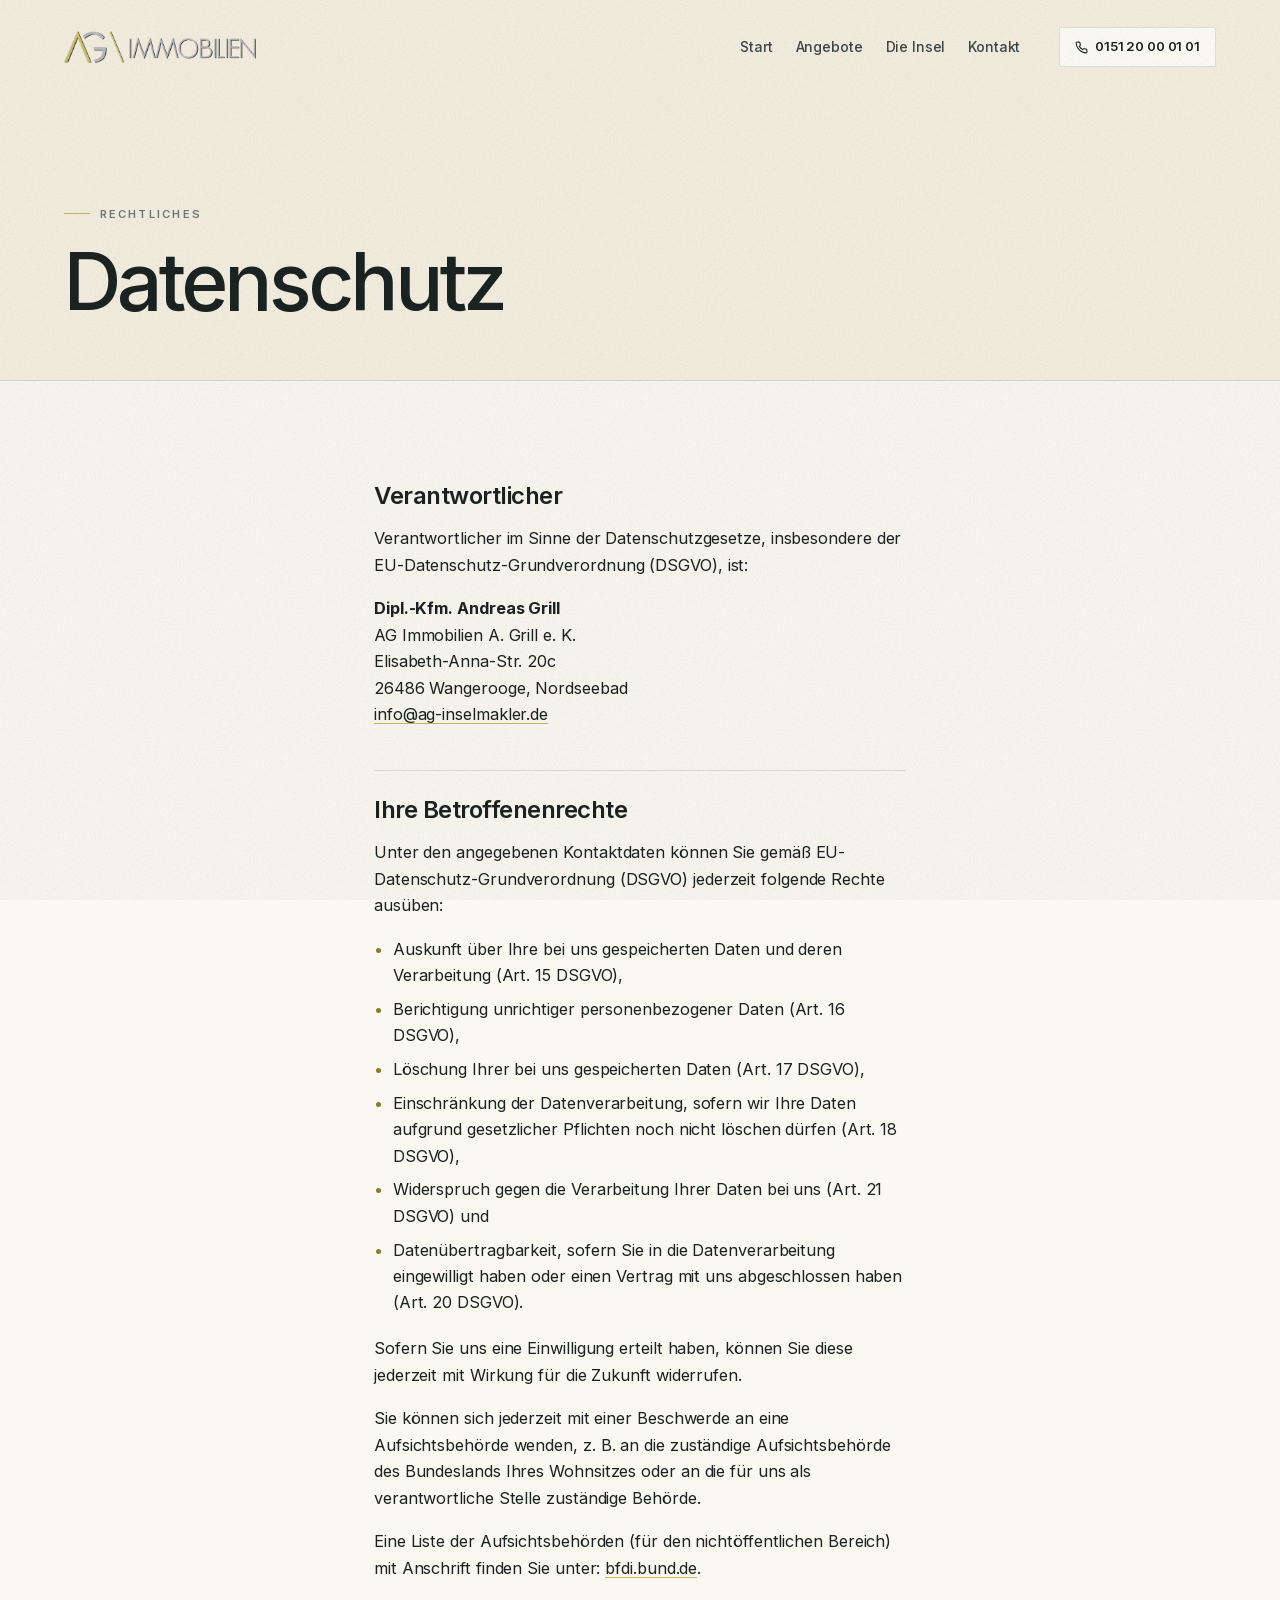
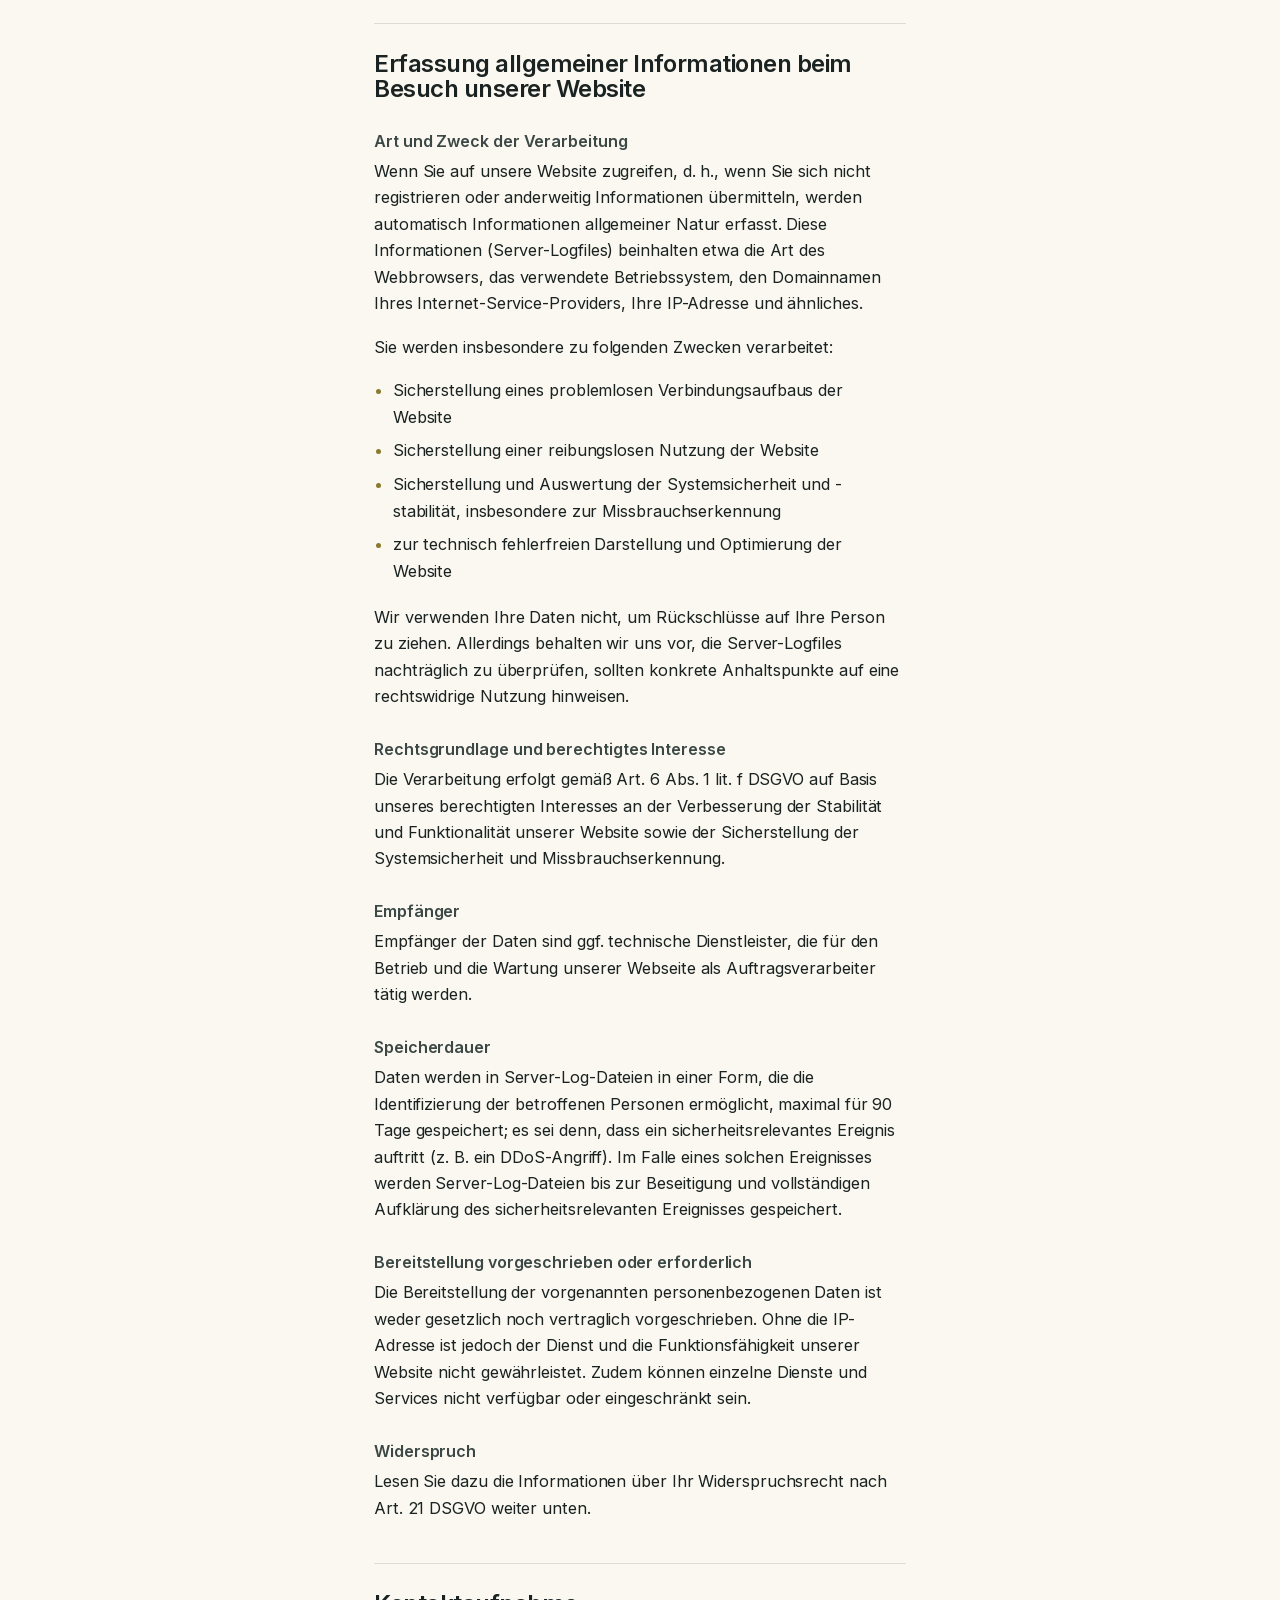
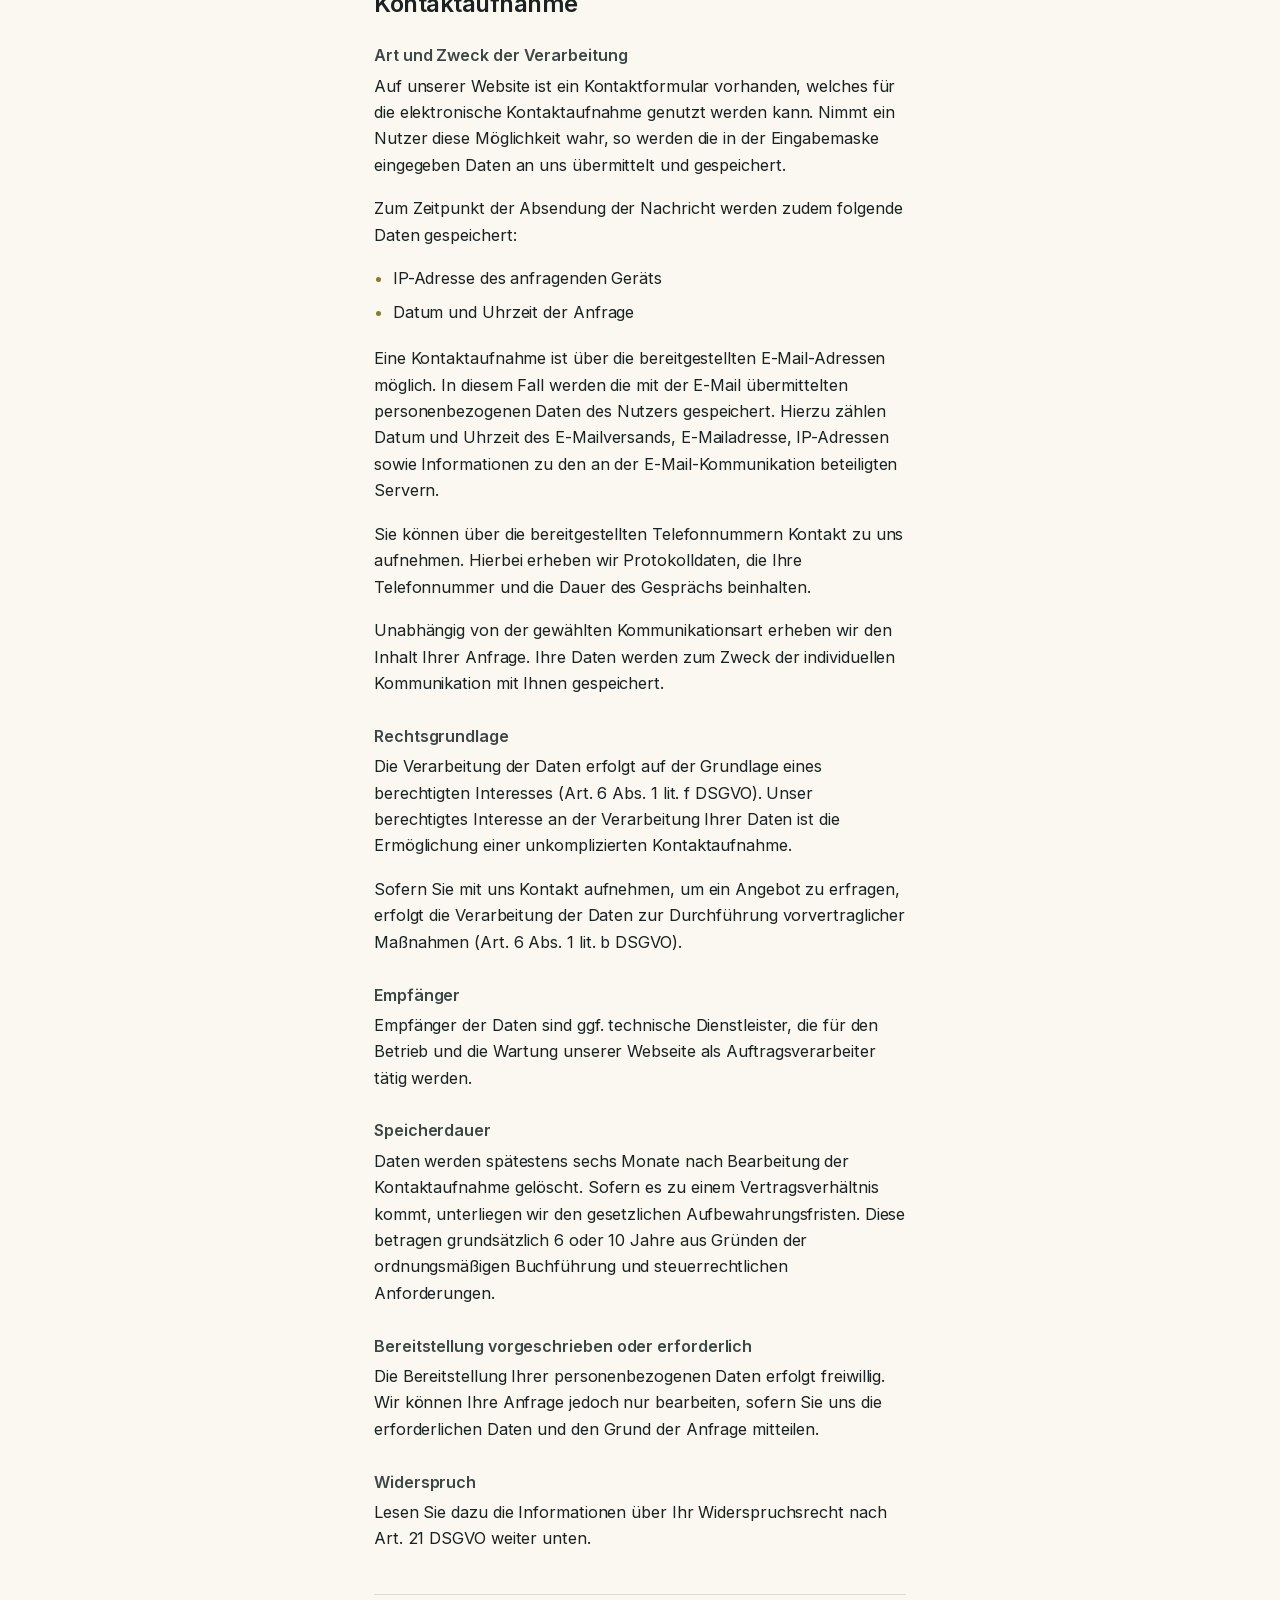
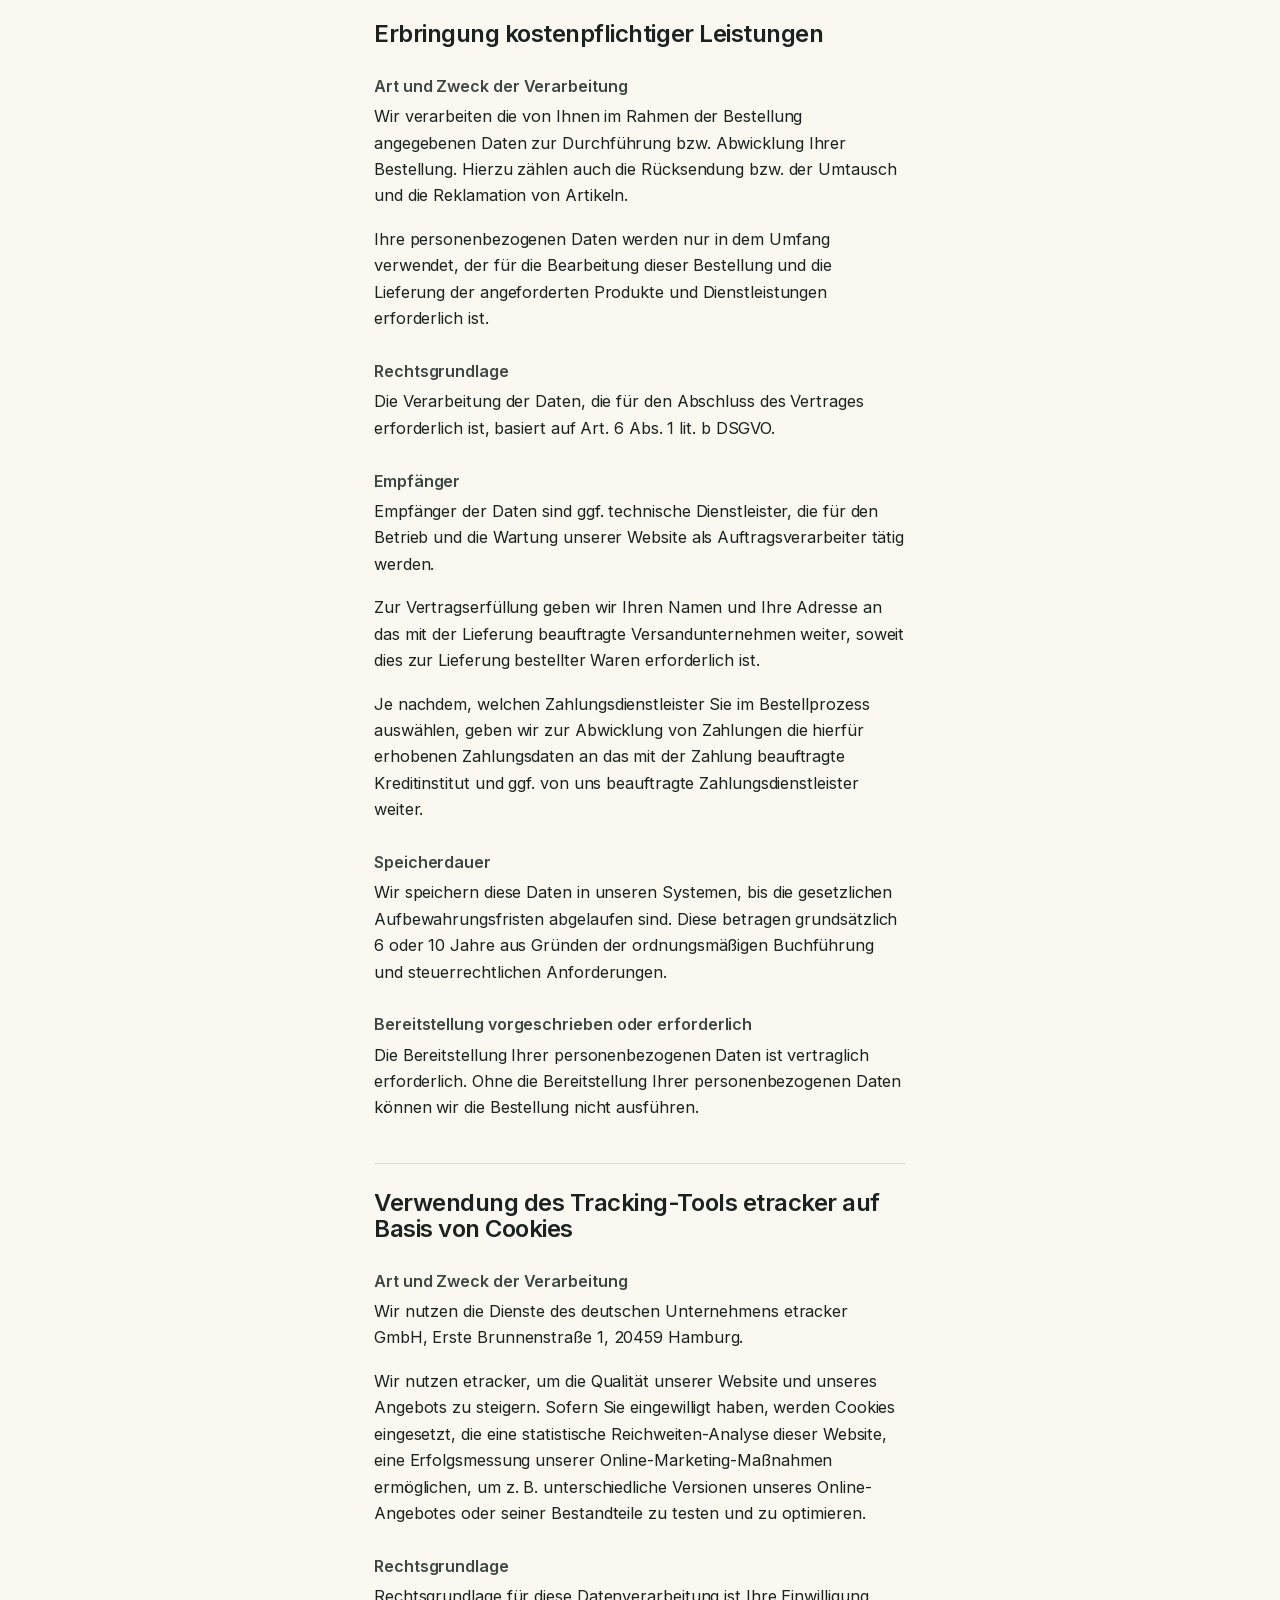
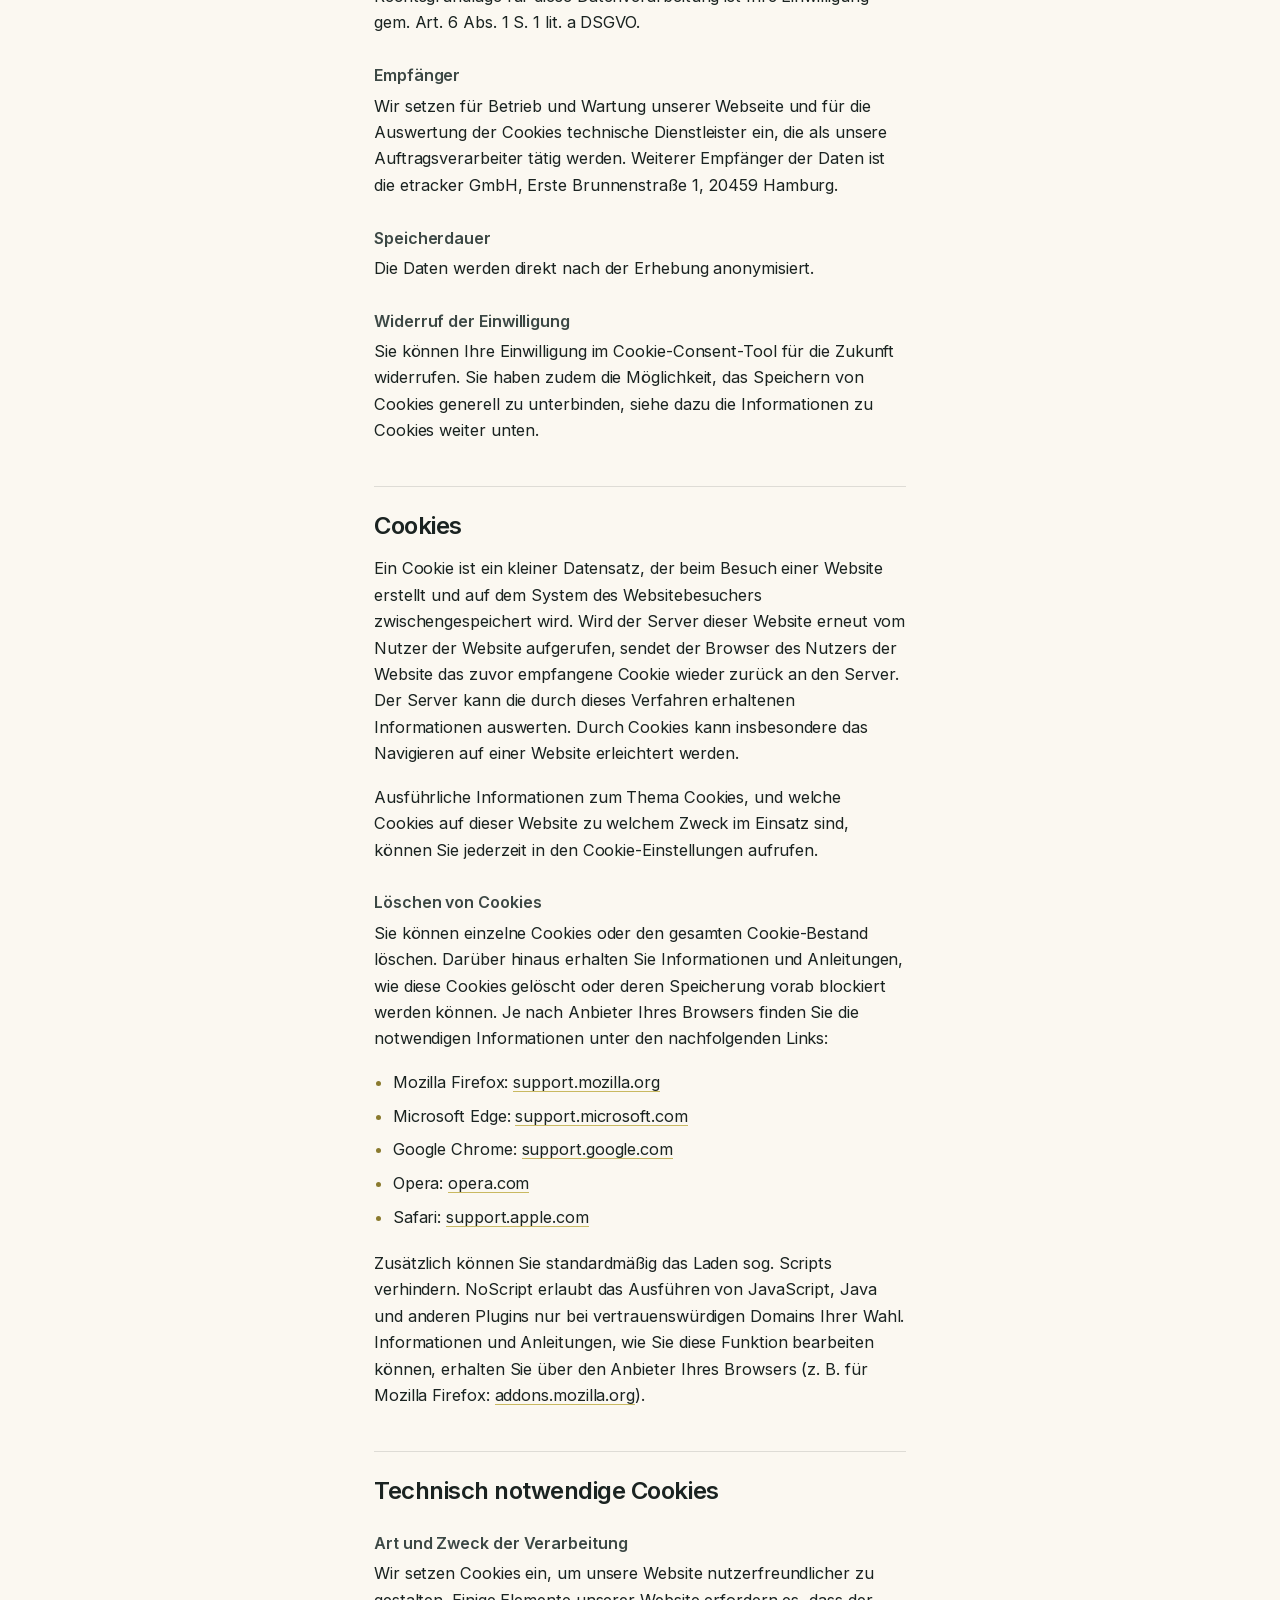
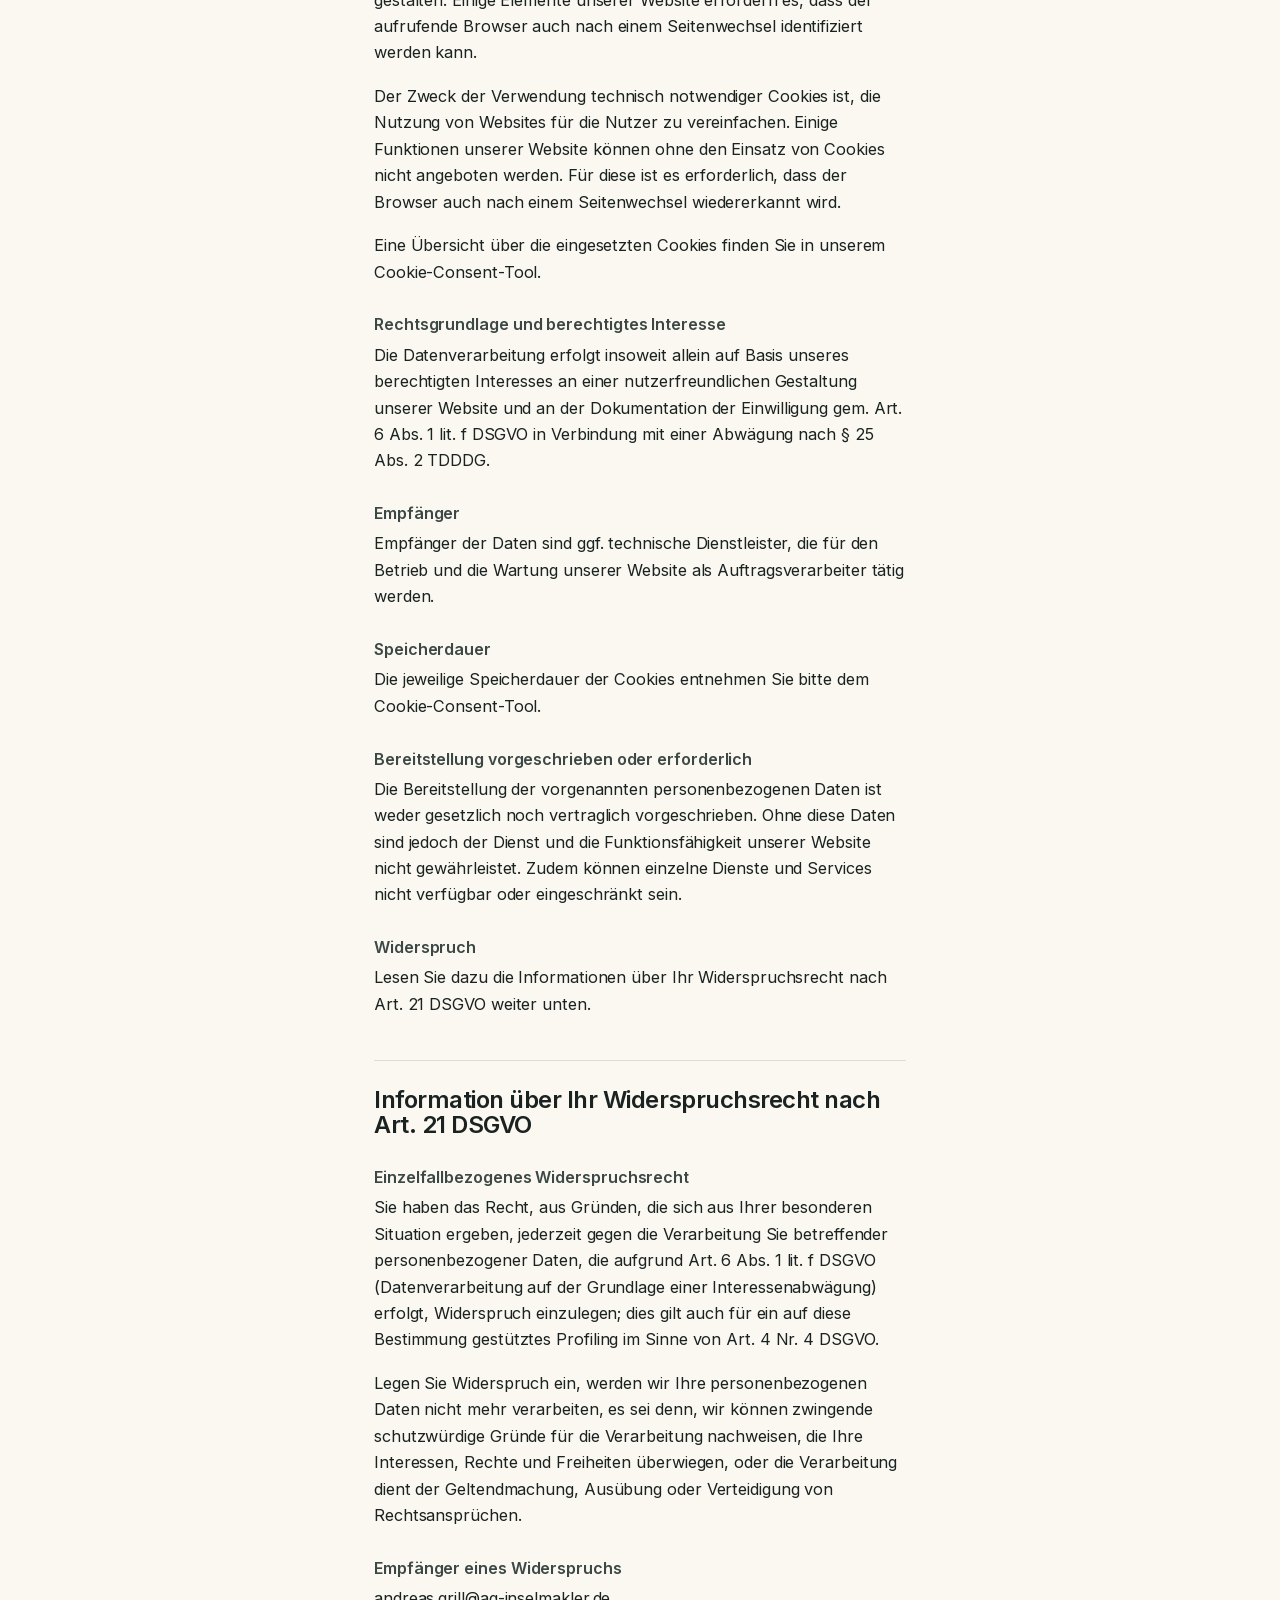
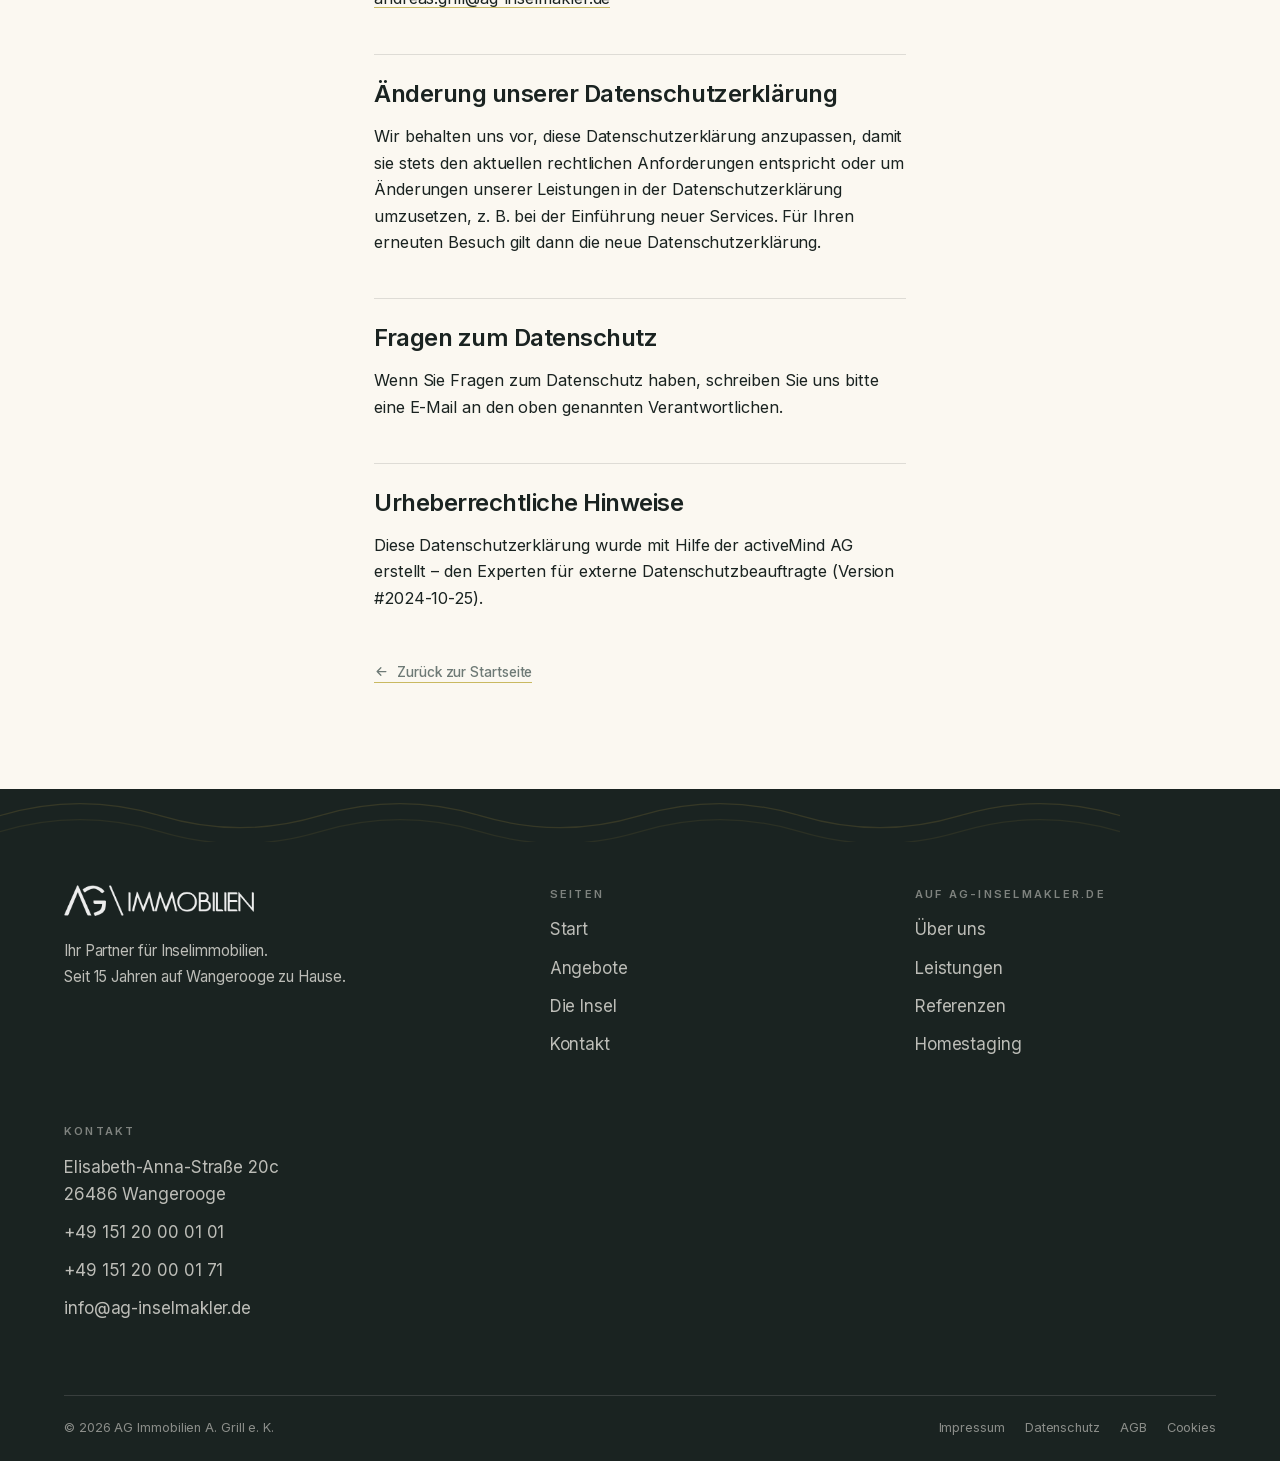
<file: datenschutz.html>
<!doctype html>
<html lang="de">
<head>
<meta charset="utf-8">
<meta name="viewport" content="width=device-width,initial-scale=1">
<title>Datenschutzerklärung – AG Immobilien A. Grill e. K.</title>
<meta name="description" content="Datenschutzerklärung der AG Immobilien A. Grill e. K., Wangerooge.">

<meta name="robots" content="noindex">
<meta name="theme-color" content="#FBF8F1">
<link rel="icon" href="assets/img/logo.png">
<link rel="preload" href="assets/fonts/inter-latin.woff2" as="font" type="font/woff2" crossorigin>
<link rel="stylesheet" href="assets/css/style.css">
<noscript><style>[data-reveal]{opacity:1!important;transform:none!important;clip-path:none!important}.hero h1 .line i{transform:none!important}.hero__sub,.hero__cta{opacity:1!important;transform:none!important}.intro__art .draw{stroke-dashoffset:0!important}.intro__art .glow{opacity:1!important}</style></noscript>
</head>
<body>

<svg class="sprite" aria-hidden="true" focusable="false" width="0" height="0">
  <defs>
    <clipPath id="korbHaube"><path d="M11 91V50C11 28.5 27.6 13 48 13s37 15.5 37 37v41H11Z"/></clipPath>
  </defs>

  <symbol id="ico-korb" viewBox="0 0 96 104">
    <g clip-path="url(#korbHaube)">
      <rect x="0" y="0" width="96" height="104" fill="#FFFDF8"/>
      <rect x="19" y="0" width="10" height="104" fill="#F0C64A"/>
      <rect x="43" y="0" width="10" height="104" fill="#6E8E92"/>
      <rect x="67" y="0" width="10" height="104" fill="#F0C64A"/>
    </g>
    <path d="M11 91V50C11 28.5 27.6 13 48 13s37 15.5 37 37v41" fill="none" stroke="#1A2321" stroke-width="3.2" stroke-linejoin="round"/>
    <path d="M20 91V52c0-15 12-27 28-27s28 12 28 27v39" fill="none" stroke="#1A2321" stroke-width="1.6" opacity=".45"/>
    <rect x="5.5" y="87" width="85" height="9.5" rx="2.6" fill="#FFFDF8" stroke="#1A2321" stroke-width="3"/>
    <rect x="18" y="96" width="60" height="5.5" rx="2.2" fill="#EDE5D3" stroke="#1A2321" stroke-width="2.4"/>
  </symbol>

  <symbol id="ico-sonne" viewBox="0 0 120 120">
    <circle cx="60" cy="60" r="27" fill="currentColor"/>
    <g fill="currentColor" opacity=".55">
      <path d="M60 16c1.6 0 2.6 10 2.6 14.4S61.6 38 60 38s-2.6-3.2-2.6-7.6S58.4 16 60 16Z"/>
      <path d="M60 104c-1.6 0-2.6-10-2.6-14.4S58.4 82 60 82s2.6 3.2 2.6 7.6S61.6 104 60 104Z"/>
      <path d="M16 60c0-1.6 10-2.6 14.4-2.6S38 58.4 38 60s-3.2 2.6-7.6 2.6S16 61.6 16 60Z"/>
      <path d="M104 60c0 1.6-10 2.6-14.4 2.6S82 61.6 82 60s3.2-2.6 7.6-2.6S104 58.4 104 60Z"/>
      <path d="M29 29c1.1-1.1 8.7 5.5 11.8 8.6s3.8 5.5 2.6 6.6-3.5.5-6.6-2.6S27.9 30.1 29 29Z"/>
      <path d="M91 91c-1.1 1.1-8.7-5.5-11.8-8.6s-3.8-5.5-2.6-6.6 3.5-.5 6.6 2.6S92.1 89.9 91 91Z"/>
      <path d="M91 29c1.1 1.1-5.5 8.7-8.6 11.8s-5.5 3.8-6.6 2.6-.5-3.5 2.6-6.6S89.9 27.9 91 29Z"/>
      <path d="M29 91c-1.1-1.1 5.5-8.7 8.6-11.8s5.5-3.8 6.6-2.6.5 3.5-2.6 6.6S30.1 92.1 29 91Z"/>
    </g>
  </symbol>
</svg>

<a class="skip" href="#inhalt">Zum Inhalt springen</a>
<div class="progress" id="progress" aria-hidden="true"></div>

<header class="site-head is-stuck" id="head">
  <div class="wrap wrap--wide site-head__in">
    <a class="brand" href="index.html" aria-label="AG Immobilien – Startseite">
      <img src="assets/img/logo.png" alt="AG Immobilien" width="1100" height="182">
    </a>

    <button class="burger" id="burger" aria-label="Menü öffnen" aria-expanded="false" aria-controls="nav">
      <span></span><span></span><span></span>
    </button>

    <nav class="nav" id="nav" aria-label="Hauptnavigation">
      <a href="index.html" style="--i:0">Start</a>
      <a href="angebote.html" style="--i:1">Angebote</a>
      <a href="insel.html" style="--i:2">Die Insel</a>
      <a href="kontakt.html" style="--i:3">Kontakt</a>
    </nav>

    <a class="head-cta" href="tel:+4915120000101"><svg width="13" height="13" viewBox="0 0 24 24" fill="none" stroke="currentColor" stroke-width="2" stroke-linecap="round" aria-hidden="true"><path d="M22 16.9v3a2 2 0 0 1-2.2 2 19.8 19.8 0 0 1-8.6-3.1 19.5 19.5 0 0 1-6-6A19.8 19.8 0 0 1 2.1 4.2 2 2 0 0 1 4.1 2h3a2 2 0 0 1 2 1.7c.1 1 .4 1.9.7 2.8a2 2 0 0 1-.5 2.1L8.1 9.9a16 16 0 0 0 6 6l1.3-1.2a2 2 0 0 1 2.1-.5c.9.3 1.8.6 2.8.7a2 2 0 0 1 1.7 2Z"/></svg> 0151 20 00 01 01</a>
  </div>
</header>


<main>
  <div class="page-head" id="inhalt">
    <div class="wrap">
      <p class="eyebrow">Rechtliches</p>
      <h1 style="margin-top:.2em">Datenschutz</h1>
    </div>
  </div>

  <section class="section section--tight">
    <div class="wrap prose">

      <div class="">
      <h2>Verantwortlicher</h2>
      <p>Verantwortlicher im Sinne der Datenschutzgesetze, insbesondere der EU-Datenschutz-Grundverordnung (DSGVO), ist:</p>
      <p><strong>Dipl.-Kfm. Andreas Grill</strong><br>AG Immobilien A. Grill e. K.<br>Elisabeth-Anna-Str. 20c<br>26486 Wangerooge, Nordseebad<br><a href="mailto:info@ag-inselmakler.de">info@ag-inselmakler.de</a></p>
      </div>

      <div class="block">
      <h2>Ihre Betroffenenrechte</h2>
      <p>Unter den angegebenen Kontaktdaten können Sie gemäß EU-Datenschutz-Grundverordnung (DSGVO) jederzeit folgende Rechte ausüben:</p>
      <ul>
        <li>Auskunft über Ihre bei uns gespeicherten Daten und deren Verarbeitung (Art. 15 DSGVO),</li>
        <li>Berichtigung unrichtiger personenbezogener Daten (Art. 16 DSGVO),</li>
        <li>Löschung Ihrer bei uns gespeicherten Daten (Art. 17 DSGVO),</li>
        <li>Einschränkung der Datenverarbeitung, sofern wir Ihre Daten aufgrund gesetzlicher Pflichten noch nicht löschen dürfen (Art. 18 DSGVO),</li>
        <li>Widerspruch gegen die Verarbeitung Ihrer Daten bei uns (Art. 21 DSGVO) und</li>
        <li>Datenübertragbarkeit, sofern Sie in die Datenverarbeitung eingewilligt haben oder einen Vertrag mit uns abgeschlossen haben (Art. 20 DSGVO).</li>
      </ul>
      <p>Sofern Sie uns eine Einwilligung erteilt haben, können Sie diese jederzeit mit Wirkung für die Zukunft widerrufen.</p>
      <p>Sie können sich jederzeit mit einer Beschwerde an eine Aufsichtsbehörde wenden, z.&nbsp;B. an die zuständige Aufsichtsbehörde des Bundeslands Ihres Wohnsitzes oder an die für uns als verantwortliche Stelle zuständige Behörde.</p>
      <p>Eine Liste der Aufsichtsbehörden (für den nichtöffentlichen Bereich) mit Anschrift finden Sie unter: <a href="https://www.bfdi.bund.de/DE/Infothek/Anschriften_Links/anschriften_links-node.html" target="_blank" rel="noopener">bfdi.bund.de</a>.</p>
      </div>

      <div class="block">
      <h2>Erfassung allgemeiner Informationen beim Besuch unserer Website</h2>
      <h3>Art und Zweck der Verarbeitung</h3>
      <p>Wenn Sie auf unsere Website zugreifen, d.&nbsp;h., wenn Sie sich nicht registrieren oder anderweitig Informationen übermitteln, werden automatisch Informationen allgemeiner Natur erfasst. Diese Informationen (Server-Logfiles) beinhalten etwa die Art des Webbrowsers, das verwendete Betriebssystem, den Domainnamen Ihres Internet-Service-Providers, Ihre IP-Adresse und ähnliches.</p>
      <p>Sie werden insbesondere zu folgenden Zwecken verarbeitet:</p>
      <ul>
        <li>Sicherstellung eines problemlosen Verbindungsaufbaus der Website</li>
        <li>Sicherstellung einer reibungslosen Nutzung der Website</li>
        <li>Sicherstellung und Auswertung der Systemsicherheit und -stabilität, insbesondere zur Missbrauchserkennung</li>
        <li>zur technisch fehlerfreien Darstellung und Optimierung der Website</li>
      </ul>
      <p>Wir verwenden Ihre Daten nicht, um Rückschlüsse auf Ihre Person zu ziehen. Allerdings behalten wir uns vor, die Server-Logfiles nachträglich zu überprüfen, sollten konkrete Anhaltspunkte auf eine rechtswidrige Nutzung hinweisen.</p>
      <h3>Rechtsgrundlage und berechtigtes Interesse</h3>
      <p>Die Verarbeitung erfolgt gemäß Art. 6 Abs. 1 lit. f DSGVO auf Basis unseres berechtigten Interesses an der Verbesserung der Stabilität und Funktionalität unserer Website sowie der Sicherstellung der Systemsicherheit und Missbrauchserkennung.</p>
      <h3>Empfänger</h3>
      <p>Empfänger der Daten sind ggf. technische Dienstleister, die für den Betrieb und die Wartung unserer Webseite als Auftragsverarbeiter tätig werden.</p>
      <h3>Speicherdauer</h3>
      <p>Daten werden in Server-Log-Dateien in einer Form, die die Identifizierung der betroffenen Personen ermöglicht, maximal für 90 Tage gespeichert; es sei denn, dass ein sicherheitsrelevantes Ereignis auftritt (z.&nbsp;B. ein DDoS-Angriff). Im Falle eines solchen Ereignisses werden Server-Log-Dateien bis zur Beseitigung und vollständigen Aufklärung des sicherheitsrelevanten Ereignisses gespeichert.</p>
      <h3>Bereitstellung vorgeschrieben oder erforderlich</h3>
      <p>Die Bereitstellung der vorgenannten personenbezogenen Daten ist weder gesetzlich noch vertraglich vorgeschrieben. Ohne die IP-Adresse ist jedoch der Dienst und die Funktionsfähigkeit unserer Website nicht gewährleistet. Zudem können einzelne Dienste und Services nicht verfügbar oder eingeschränkt sein.</p>
      <h3>Widerspruch</h3>
      <p>Lesen Sie dazu die Informationen über Ihr Widerspruchsrecht nach Art. 21 DSGVO weiter unten.</p>
      </div>

      <div class="block">
      <h2>Kontaktaufnahme</h2>
      <h3>Art und Zweck der Verarbeitung</h3>
      <p>Auf unserer Website ist ein Kontaktformular vorhanden, welches für die elektronische Kontaktaufnahme genutzt werden kann. Nimmt ein Nutzer diese Möglichkeit wahr, so werden die in der Eingabemaske eingegeben Daten an uns übermittelt und gespeichert.</p>
      <p>Zum Zeitpunkt der Absendung der Nachricht werden zudem folgende Daten gespeichert:</p>
      <ul>
        <li>IP-Adresse des anfragenden Geräts</li>
        <li>Datum und Uhrzeit der Anfrage</li>
      </ul>
      <p>Eine Kontaktaufnahme ist über die bereitgestellten E-Mail-Adressen möglich. In diesem Fall werden die mit der E-Mail übermittelten personenbezogenen Daten des Nutzers gespeichert. Hierzu zählen Datum und Uhrzeit des E-Mailversands, E-Mailadresse, IP-Adressen sowie Informationen zu den an der E-Mail-Kommunikation beteiligten Servern.</p>
      <p>Sie können über die bereitgestellten Telefonnummern Kontakt zu uns aufnehmen. Hierbei erheben wir Protokolldaten, die Ihre Telefonnummer und die Dauer des Gesprächs beinhalten.</p>
      <p>Unabhängig von der gewählten Kommunikationsart erheben wir den Inhalt Ihrer Anfrage. Ihre Daten werden zum Zweck der individuellen Kommunikation mit Ihnen gespeichert.</p>
      <h3>Rechtsgrundlage</h3>
      <p>Die Verarbeitung der Daten erfolgt auf der Grundlage eines berechtigten Interesses (Art. 6 Abs. 1 lit. f DSGVO). Unser berechtigtes Interesse an der Verarbeitung Ihrer Daten ist die Ermöglichung einer unkomplizierten Kontaktaufnahme.</p>
      <p>Sofern Sie mit uns Kontakt aufnehmen, um ein Angebot zu erfragen, erfolgt die Verarbeitung der Daten zur Durchführung vorvertraglicher Maßnahmen (Art. 6 Abs. 1 lit. b DSGVO).</p>
      <h3>Empfänger</h3>
      <p>Empfänger der Daten sind ggf. technische Dienstleister, die für den Betrieb und die Wartung unserer Webseite als Auftragsverarbeiter tätig werden.</p>
      <h3>Speicherdauer</h3>
      <p>Daten werden spätestens sechs Monate nach Bearbeitung der Kontaktaufnahme gelöscht. Sofern es zu einem Vertragsverhältnis kommt, unterliegen wir den gesetzlichen Aufbewahrungsfristen. Diese betragen grundsätzlich 6 oder 10 Jahre aus Gründen der ordnungsmäßigen Buchführung und steuerrechtlichen Anforderungen.</p>
      <h3>Bereitstellung vorgeschrieben oder erforderlich</h3>
      <p>Die Bereitstellung Ihrer personenbezogenen Daten erfolgt freiwillig. Wir können Ihre Anfrage jedoch nur bearbeiten, sofern Sie uns die erforderlichen Daten und den Grund der Anfrage mitteilen.</p>
      <h3>Widerspruch</h3>
      <p>Lesen Sie dazu die Informationen über Ihr Widerspruchsrecht nach Art. 21 DSGVO weiter unten.</p>
      </div>

      <div class="block">
      <h2>Erbringung kostenpflichtiger Leistungen</h2>
      <h3>Art und Zweck der Verarbeitung</h3>
      <p>Wir verarbeiten die von Ihnen im Rahmen der Bestellung angegebenen Daten zur Durchführung bzw. Abwicklung Ihrer Bestellung. Hierzu zählen auch die Rücksendung bzw. der Umtausch und die Reklamation von Artikeln.</p>
      <p>Ihre personenbezogenen Daten werden nur in dem Umfang verwendet, der für die Bearbeitung dieser Bestellung und die Lieferung der angeforderten Produkte und Dienstleistungen erforderlich ist.</p>
      <h3>Rechtsgrundlage</h3>
      <p>Die Verarbeitung der Daten, die für den Abschluss des Vertrages erforderlich ist, basiert auf Art. 6 Abs. 1 lit. b DSGVO.</p>
      <h3>Empfänger</h3>
      <p>Empfänger der Daten sind ggf. technische Dienstleister, die für den Betrieb und die Wartung unserer Website als Auftragsverarbeiter tätig werden.</p>
      <p>Zur Vertragserfüllung geben wir Ihren Namen und Ihre Adresse an das mit der Lieferung beauftragte Versandunternehmen weiter, soweit dies zur Lieferung bestellter Waren erforderlich ist.</p>
      <p>Je nachdem, welchen Zahlungsdienstleister Sie im Bestellprozess auswählen, geben wir zur Abwicklung von Zahlungen die hierfür erhobenen Zahlungsdaten an das mit der Zahlung beauftragte Kreditinstitut und ggf. von uns beauftragte Zahlungsdienstleister weiter.</p>
      <h3>Speicherdauer</h3>
      <p>Wir speichern diese Daten in unseren Systemen, bis die gesetzlichen Aufbewahrungsfristen abgelaufen sind. Diese betragen grundsätzlich 6 oder 10 Jahre aus Gründen der ordnungsmäßigen Buchführung und steuerrechtlichen Anforderungen.</p>
      <h3>Bereitstellung vorgeschrieben oder erforderlich</h3>
      <p>Die Bereitstellung Ihrer personenbezogenen Daten ist vertraglich erforderlich. Ohne die Bereitstellung Ihrer personenbezogenen Daten können wir die Bestellung nicht ausführen.</p>
      </div>

      <div class="block">
      <h2>Verwendung des Tracking-Tools etracker auf Basis von Cookies</h2>
      <h3>Art und Zweck der Verarbeitung</h3>
      <p>Wir nutzen die Dienste des deutschen Unternehmens etracker GmbH, Erste Brunnenstraße 1, 20459 Hamburg.</p>
      <p>Wir nutzen etracker, um die Qualität unserer Website und unseres Angebots zu steigern. Sofern Sie eingewilligt haben, werden Cookies eingesetzt, die eine statistische Reichweiten-Analyse dieser Website, eine Erfolgsmessung unserer Online-Marketing-Maßnahmen ermöglichen, um z.&nbsp;B. unterschiedliche Versionen unseres Online-Angebotes oder seiner Bestandteile zu testen und zu optimieren.</p>
      <h3>Rechtsgrundlage</h3>
      <p>Rechtsgrundlage für diese Datenverarbeitung ist Ihre Einwilligung gem. Art. 6 Abs. 1 S. 1 lit. a DSGVO.</p>
      <h3>Empfänger</h3>
      <p>Wir setzen für Betrieb und Wartung unserer Webseite und für die Auswertung der Cookies technische Dienstleister ein, die als unsere Auftragsverarbeiter tätig werden. Weiterer Empfänger der Daten ist die etracker GmbH, Erste Brunnenstraße 1, 20459 Hamburg.</p>
      <h3>Speicherdauer</h3>
      <p>Die Daten werden direkt nach der Erhebung anonymisiert.</p>
      <h3>Widerruf der Einwilligung</h3>
      <p>Sie können Ihre Einwilligung im Cookie-Consent-Tool für die Zukunft widerrufen. Sie haben zudem die Möglichkeit, das Speichern von Cookies generell zu unterbinden, siehe dazu die Informationen zu Cookies weiter unten.</p>
      </div>

      <div class="block">
      <h2>Cookies</h2>
      <p>Ein Cookie ist ein kleiner Datensatz, der beim Besuch einer Website erstellt und auf dem System des Websitebesuchers zwischengespeichert wird. Wird der Server dieser Website erneut vom Nutzer der Website aufgerufen, sendet der Browser des Nutzers der Website das zuvor empfangene Cookie wieder zurück an den Server. Der Server kann die durch dieses Verfahren erhaltenen Informationen auswerten. Durch Cookies kann insbesondere das Navigieren auf einer Website erleichtert werden.</p>
      <p>Ausführliche Informationen zum Thema Cookies, und welche Cookies auf dieser Website zu welchem Zweck im Einsatz sind, können Sie jederzeit in den Cookie-Einstellungen aufrufen.</p>
      <h3>Löschen von Cookies</h3>
      <p>Sie können einzelne Cookies oder den gesamten Cookie-Bestand löschen. Darüber hinaus erhalten Sie Informationen und Anleitungen, wie diese Cookies gelöscht oder deren Speicherung vorab blockiert werden können. Je nach Anbieter Ihres Browsers finden Sie die notwendigen Informationen unter den nachfolgenden Links:</p>
      <ul>
        <li>Mozilla Firefox: <a href="https://support.mozilla.org/de/kb/cookies-loeschen-daten-von-websites-entfernen" target="_blank" rel="noopener">support.mozilla.org</a></li>
        <li>Microsoft Edge: <a href="https://support.microsoft.com/de-de/windows/verwalten-von-cookies-in-microsoft-edge-anzeigen-zulassen-blockieren-l%C3%B6schen-und-verwenden-168dab11-0753-043d-7c16-ede5947fc64d" target="_blank" rel="noopener">support.microsoft.com</a></li>
        <li>Google Chrome: <a href="https://support.google.com/accounts/answer/61416?hl=de" target="_blank" rel="noopener">support.google.com</a></li>
        <li>Opera: <a href="https://www.opera.com/de/help" target="_blank" rel="noopener">opera.com</a></li>
        <li>Safari: <a href="https://support.apple.com/kb/PH17191?locale=de_DE&amp;viewlocale=de_DE" target="_blank" rel="noopener">support.apple.com</a></li>
      </ul>
      <p>Zusätzlich können Sie standardmäßig das Laden sog. Scripts verhindern. NoScript erlaubt das Ausführen von JavaScript, Java und anderen Plugins nur bei vertrauenswürdigen Domains Ihrer Wahl. Informationen und Anleitungen, wie Sie diese Funktion bearbeiten können, erhalten Sie über den Anbieter Ihres Browsers (z.&nbsp;B. für Mozilla Firefox: <a href="https://addons.mozilla.org/de/firefox/addon/noscript/" target="_blank" rel="noopener">addons.mozilla.org</a>).</p>
      </div>

      <div class="block">
      <h2>Technisch notwendige Cookies</h2>
      <h3>Art und Zweck der Verarbeitung</h3>
      <p>Wir setzen Cookies ein, um unsere Website nutzerfreundlicher zu gestalten. Einige Elemente unserer Website erfordern es, dass der aufrufende Browser auch nach einem Seitenwechsel identifiziert werden kann.</p>
      <p>Der Zweck der Verwendung technisch notwendiger Cookies ist, die Nutzung von Websites für die Nutzer zu vereinfachen. Einige Funktionen unserer Website können ohne den Einsatz von Cookies nicht angeboten werden. Für diese ist es erforderlich, dass der Browser auch nach einem Seitenwechsel wiedererkannt wird.</p>
      <p>Eine Übersicht über die eingesetzten Cookies finden Sie in unserem Cookie-Consent-Tool.</p>
      <h3>Rechtsgrundlage und berechtigtes Interesse</h3>
      <p>Die Datenverarbeitung erfolgt insoweit allein auf Basis unseres berechtigten Interesses an einer nutzerfreundlichen Gestaltung unserer Website und an der Dokumentation der Einwilligung gem. Art. 6 Abs. 1 lit. f DSGVO in Verbindung mit einer Abwägung nach § 25 Abs. 2 TDDDG.</p>
      <h3>Empfänger</h3>
      <p>Empfänger der Daten sind ggf. technische Dienstleister, die für den Betrieb und die Wartung unserer Website als Auftragsverarbeiter tätig werden.</p>
      <h3>Speicherdauer</h3>
      <p>Die jeweilige Speicherdauer der Cookies entnehmen Sie bitte dem Cookie-Consent-Tool.</p>
      <h3>Bereitstellung vorgeschrieben oder erforderlich</h3>
      <p>Die Bereitstellung der vorgenannten personenbezogenen Daten ist weder gesetzlich noch vertraglich vorgeschrieben. Ohne diese Daten sind jedoch der Dienst und die Funktionsfähigkeit unserer Website nicht gewährleistet. Zudem können einzelne Dienste und Services nicht verfügbar oder eingeschränkt sein.</p>
      <h3>Widerspruch</h3>
      <p>Lesen Sie dazu die Informationen über Ihr Widerspruchsrecht nach Art. 21 DSGVO weiter unten.</p>
      </div>

      <div class="block">
      <h2>Information über Ihr Widerspruchsrecht nach Art. 21 DSGVO</h2>
      <h3>Einzelfallbezogenes Widerspruchsrecht</h3>
      <p>Sie haben das Recht, aus Gründen, die sich aus Ihrer besonderen Situation ergeben, jederzeit gegen die Verarbeitung Sie betreffender personenbezogener Daten, die aufgrund Art. 6 Abs. 1 lit. f DSGVO (Datenverarbeitung auf der Grundlage einer Interessenabwägung) erfolgt, Widerspruch einzulegen; dies gilt auch für ein auf diese Bestimmung gestütztes Profiling im Sinne von Art. 4 Nr. 4 DSGVO.</p>
      <p>Legen Sie Widerspruch ein, werden wir Ihre personenbezogenen Daten nicht mehr verarbeiten, es sei denn, wir können zwingende schutzwürdige Gründe für die Verarbeitung nachweisen, die Ihre Interessen, Rechte und Freiheiten überwiegen, oder die Verarbeitung dient der Geltendmachung, Ausübung oder Verteidigung von Rechtsansprüchen.</p>
      <h3>Empfänger eines Widerspruchs</h3>
      <p><a href="mailto:andreas.grill@ag-inselmakler.de">andreas.grill@ag-inselmakler.de</a></p>
      </div>

      <div class="block">
      <h2>Änderung unserer Datenschutzerklärung</h2>
      <p>Wir behalten uns vor, diese Datenschutzerklärung anzupassen, damit sie stets den aktuellen rechtlichen Anforderungen entspricht oder um Änderungen unserer Leistungen in der Datenschutzerklärung umzusetzen, z.&nbsp;B. bei der Einführung neuer Services. Für Ihren erneuten Besuch gilt dann die neue Datenschutzerklärung.</p>
      </div>

      <div class="block">
      <h2>Fragen zum Datenschutz</h2>
      <p>Wenn Sie Fragen zum Datenschutz haben, schreiben Sie uns bitte eine E-Mail an den oben genannten Verantwortlichen.</p>
      </div>

      <div class="block">
      <h2>Urheberrechtliche Hinweise</h2>
      <p>Diese Datenschutzerklärung wurde mit Hilfe der activeMind AG erstellt – den Experten für externe Datenschutzbeauftragte (Version #2024-10-25).</p>
      </div>

      <p style="margin-top:3em">
        <a class="back" href="index.html">
          <svg width="15" height="15" viewBox="0 0 24 24" fill="none" stroke="currentColor" stroke-width="2" stroke-linecap="round" stroke-linejoin="round" aria-hidden="true"><path d="M19 12H5M11 18l-6-6 6-6"/></svg>
          Zurück zur Startseite
        </a>
      </p>

    </div>
  </section>
</main>

<footer class="site-foot">
  <div class="foot-wave" aria-hidden="true">
    <svg viewBox="0 0 1440 60" preserveAspectRatio="none" fill="none" stroke="currentColor" stroke-width="1.4">
      <path d="M0 30c60-18 120-18 180 0s120 18 180 0 120-18 180 0 120 18 180 0 120-18 180 0 120 18 180 0 120-18 180 0"/>
      <path d="M0 48c60-18 120-18 180 0s120 18 180 0 120-18 180 0 120 18 180 0 120-18 180 0 120 18 180 0 120-18 180 0" opacity=".6"/>
    </svg>
  </div>

  <div class="wrap wrap--wide">
    <div class="site-foot__grid">

      <div class="site-foot__brand">
        <img class="logo" src="assets/img/logo.png" alt="AG Immobilien" width="1100" height="182">
        <p style="margin-top:22px;max-width:34ch">
          Ihr Partner für Inselimmobilien.<br>
          Seit 15 Jahren auf Wangerooge zu Hause.
        </p>
      </div>

      <div>
        <h5>Seiten</h5>
        <ul>
          <li><a href="index.html">Start</a></li>
          <li><a href="angebote.html">Angebote</a></li>
          <li><a href="insel.html">Die Insel</a></li>
          <li><a href="kontakt.html">Kontakt</a></li>
        </ul>
      </div>

      <div>
        <h5>Auf ag-inselmakler.de</h5>
        <ul>
          <li><a href="https://www.ag-inselmakler.de/ueber-uns">Über uns</a></li>
          <li><a href="https://www.ag-inselmakler.de/leistungen">Leistungen</a></li>
          <li><a href="https://www.ag-inselmakler.de/referenzen">Referenzen</a></li>
          <li><a href="https://www.ag-inselmakler.de/referenzen">Homestaging</a></li>
        </ul>
      </div>

      <div>
        <h5>Kontakt</h5>
        <ul>
          <li>Elisabeth-Anna-Straße 20c<br>26486 Wangerooge</li>
          <li><a href="tel:+4915120000101">+49 151 20 00 01 01</a></li>
          <li><a href="tel:+4915120000171">+49 151 20 00 01 71</a></li>
          <li><a href="mailto:info@ag-inselmakler.de">info@ag-inselmakler.de</a></li>
        </ul>
      </div>

    </div>

    <div class="site-foot__bar">
      <span>© 2026 AG Immobilien A. Grill e. K.</span>
      <nav aria-label="Rechtliches">
        <a href="impressum.html">Impressum</a>
        <a href="datenschutz.html">Datenschutz</a>
        <a href="https://www.ag-inselmakler.de/agb">AGB</a>
        <a href="https://www.ag-inselmakler.de/cookies">Cookies</a>
      </nav>
    </div>
  </div>
</footer>

<script src="assets/js/main.js"></script>
</body>
</html>
</file>
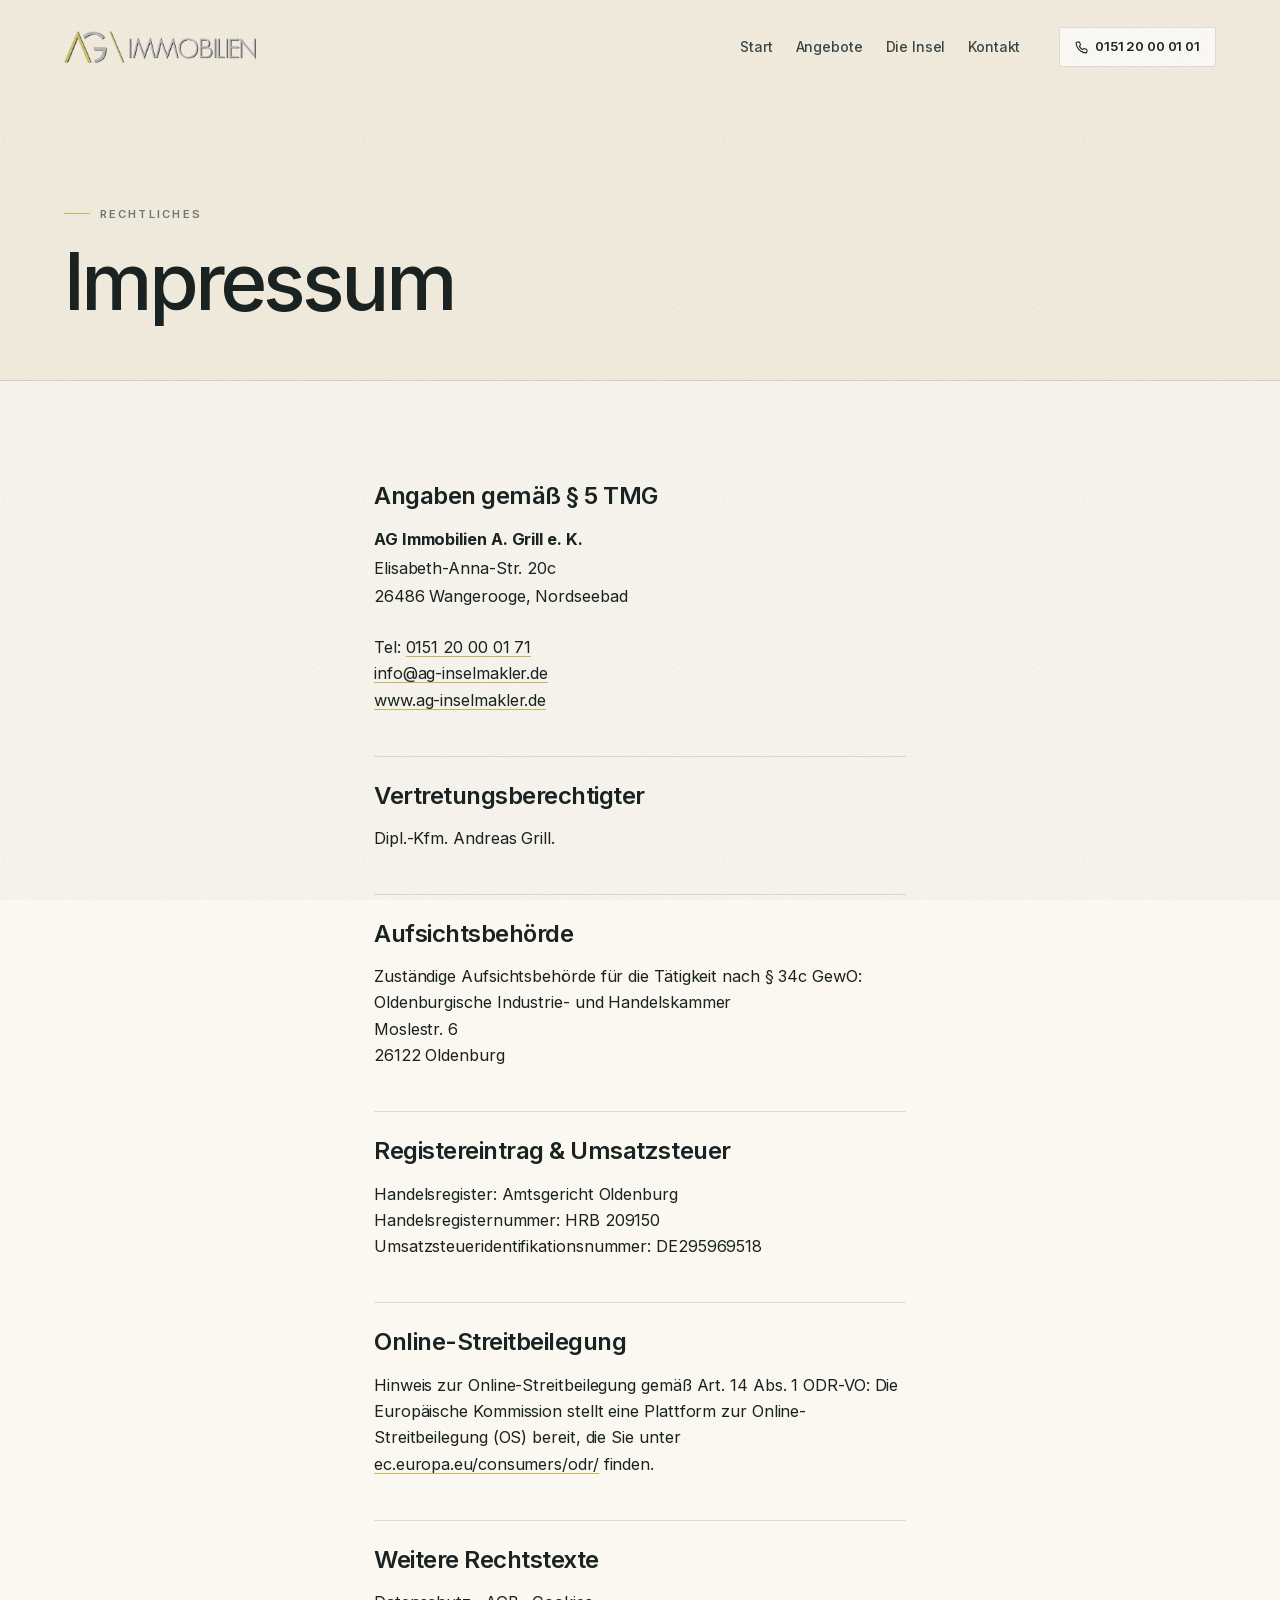
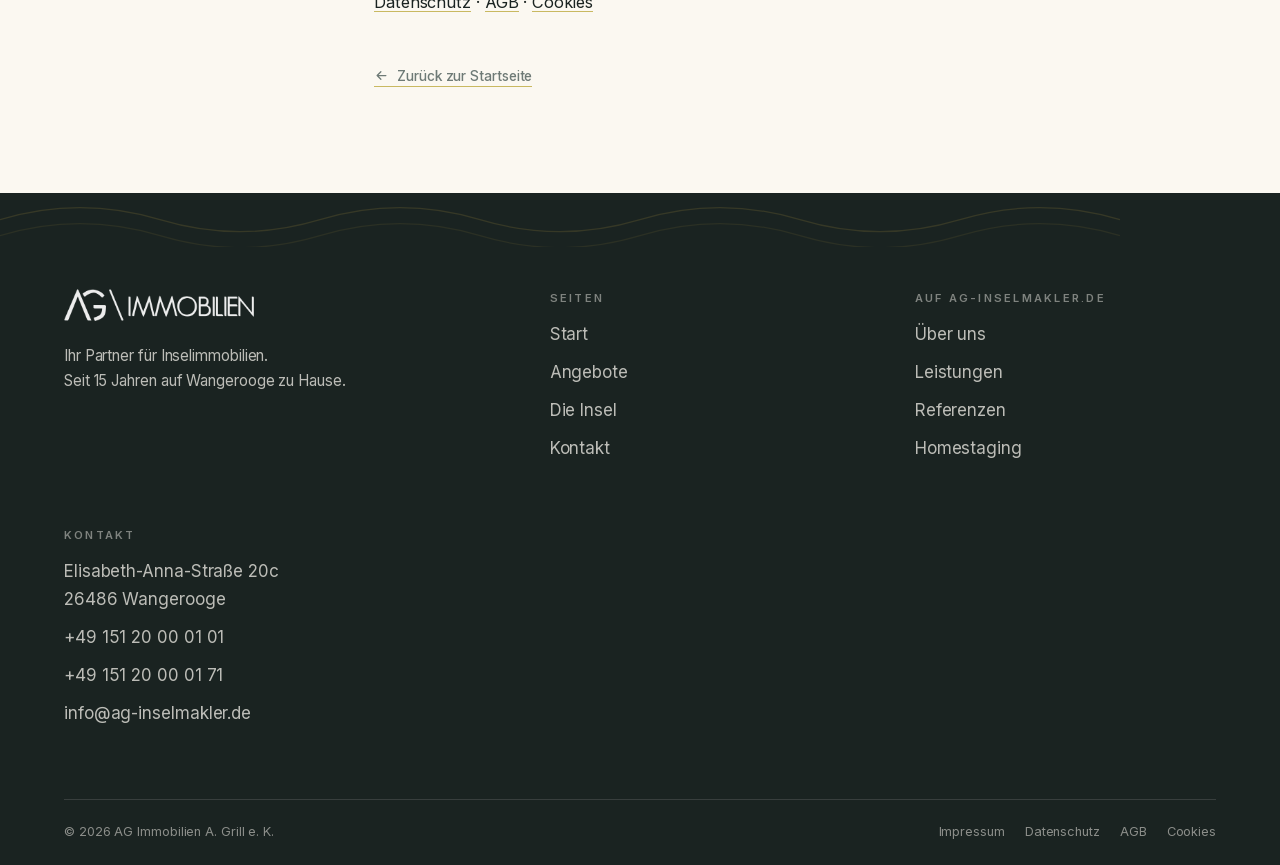
<file: impressum.html>
<!doctype html>
<html lang="de">
<head>
<meta charset="utf-8">
<meta name="viewport" content="width=device-width,initial-scale=1">
<title>Impressum – AG Immobilien A. Grill e. K. · Wangerooge</title>
<meta name="description" content="Impressum der AG Immobilien A. Grill e. K., Elisabeth-Anna-Str. 20c, 26486 Wangerooge.">
<meta name="robots" content="noindex">
<meta name="theme-color" content="#FBF8F1">
<link rel="icon" href="assets/img/logo.png">
<link rel="preload" href="assets/fonts/inter-latin.woff2" as="font" type="font/woff2" crossorigin>
<link rel="stylesheet" href="assets/css/style.css">
<noscript><style>[data-reveal]{opacity:1!important;transform:none!important;clip-path:none!important}.hero h1 .line i{transform:none!important}.hero__sub,.hero__cta{opacity:1!important;transform:none!important}.intro__art .draw{stroke-dashoffset:0!important}.intro__art .glow{opacity:1!important}</style></noscript>
<meta property="og:title" content="Impressum – AG Immobilien A. Grill e. K. · Wangerooge">
<meta property="og:description" content="Impressum der AG Immobilien A. Grill e. K., Elisabeth-Anna-Str. 20c, 26486 Wangerooge.">
<meta property="og:image" content="assets/img/hero-strandkorb.jpg">
<meta property="og:type" content="website">
</head>
<body>

<svg class="sprite" aria-hidden="true" focusable="false" width="0" height="0">
  <defs>
    <clipPath id="korbHaube"><path d="M11 91V50C11 28.5 27.6 13 48 13s37 15.5 37 37v41H11Z"/></clipPath>
  </defs>

  <symbol id="ico-korb" viewBox="0 0 96 104">
    <g clip-path="url(#korbHaube)">
      <rect x="0" y="0" width="96" height="104" fill="#FFFDF8"/>
      <rect x="19" y="0" width="10" height="104" fill="#F0C64A"/>
      <rect x="43" y="0" width="10" height="104" fill="#6E8E92"/>
      <rect x="67" y="0" width="10" height="104" fill="#F0C64A"/>
    </g>
    <path d="M11 91V50C11 28.5 27.6 13 48 13s37 15.5 37 37v41" fill="none" stroke="#1A2321" stroke-width="3.2" stroke-linejoin="round"/>
    <path d="M20 91V52c0-15 12-27 28-27s28 12 28 27v39" fill="none" stroke="#1A2321" stroke-width="1.6" opacity=".45"/>
    <rect x="5.5" y="87" width="85" height="9.5" rx="2.6" fill="#FFFDF8" stroke="#1A2321" stroke-width="3"/>
    <rect x="18" y="96" width="60" height="5.5" rx="2.2" fill="#EDE5D3" stroke="#1A2321" stroke-width="2.4"/>
  </symbol>

  <symbol id="ico-sonne" viewBox="0 0 120 120">
    <circle cx="60" cy="60" r="27" fill="currentColor"/>
    <g fill="currentColor" opacity=".55">
      <path d="M60 16c1.6 0 2.6 10 2.6 14.4S61.6 38 60 38s-2.6-3.2-2.6-7.6S58.4 16 60 16Z"/>
      <path d="M60 104c-1.6 0-2.6-10-2.6-14.4S58.4 82 60 82s2.6 3.2 2.6 7.6S61.6 104 60 104Z"/>
      <path d="M16 60c0-1.6 10-2.6 14.4-2.6S38 58.4 38 60s-3.2 2.6-7.6 2.6S16 61.6 16 60Z"/>
      <path d="M104 60c0 1.6-10 2.6-14.4 2.6S82 61.6 82 60s3.2-2.6 7.6-2.6S104 58.4 104 60Z"/>
      <path d="M29 29c1.1-1.1 8.7 5.5 11.8 8.6s3.8 5.5 2.6 6.6-3.5.5-6.6-2.6S27.9 30.1 29 29Z"/>
      <path d="M91 91c-1.1 1.1-8.7-5.5-11.8-8.6s-3.8-5.5-2.6-6.6 3.5-.5 6.6 2.6S92.1 89.9 91 91Z"/>
      <path d="M91 29c1.1 1.1-5.5 8.7-8.6 11.8s-5.5 3.8-6.6 2.6-.5-3.5 2.6-6.6S89.9 27.9 91 29Z"/>
      <path d="M29 91c-1.1-1.1 5.5-8.7 8.6-11.8s5.5-3.8 6.6-2.6.5 3.5-2.6 6.6S30.1 92.1 29 91Z"/>
    </g>
  </symbol>
</svg>

<a class="skip" href="#inhalt">Zum Inhalt springen</a>
<div class="progress" id="progress" aria-hidden="true"></div>

<header class="site-head is-stuck" id="head">
  <div class="wrap wrap--wide site-head__in">
    <a class="brand" href="index.html" aria-label="AG Immobilien – Startseite">
      <img src="assets/img/logo.png" alt="AG Immobilien" width="1100" height="182">
    </a>

    <button class="burger" id="burger" aria-label="Menü öffnen" aria-expanded="false" aria-controls="nav">
      <span></span><span></span><span></span>
    </button>

    <nav class="nav" id="nav" aria-label="Hauptnavigation">
      <a href="index.html" style="--i:0">Start</a>
      <a href="angebote.html" style="--i:1">Angebote</a>
      <a href="insel.html" style="--i:2">Die Insel</a>
      <a href="kontakt.html" style="--i:3">Kontakt</a>
    </nav>

    <a class="head-cta" href="tel:+4915120000101"><svg width="13" height="13" viewBox="0 0 24 24" fill="none" stroke="currentColor" stroke-width="2" stroke-linecap="round" aria-hidden="true"><path d="M22 16.9v3a2 2 0 0 1-2.2 2 19.8 19.8 0 0 1-8.6-3.1 19.5 19.5 0 0 1-6-6A19.8 19.8 0 0 1 2.1 4.2 2 2 0 0 1 4.1 2h3a2 2 0 0 1 2 1.7c.1 1 .4 1.9.7 2.8a2 2 0 0 1-.5 2.1L8.1 9.9a16 16 0 0 0 6 6l1.3-1.2a2 2 0 0 1 2.1-.5c.9.3 1.8.6 2.8.7a2 2 0 0 1 1.7 2Z"/></svg> 0151 20 00 01 01</a>
  </div>
</header>

<main>
  <div class="page-head" id="inhalt">
    <div class="wrap">
      <p class="eyebrow">Rechtliches</p>
      <h1 style="margin-top:.2em">Impressum</h1>
    </div>
  </div>

  <section class="section section--tight">
    <div class="wrap prose">

      <h2>Angaben gemäß § 5 TMG</h2>
      <address>
        <strong>AG Immobilien A. Grill e. K.</strong><br>
        Elisabeth-Anna-Str. 20c<br>
        26486 Wangerooge, Nordseebad
      </address>

      <p style="margin-top:1.4em">
        Tel: <a href="tel:+4915120000171">0151 20 00 01 71</a><br>
        <a href="mailto:info@ag-inselmakler.de">info@ag-inselmakler.de</a><br>
        <a href="https://www.ag-inselmakler.de" target="_blank" rel="noopener">www.ag-inselmakler.de</a>
      </p>

      <div class="block">
        <h2>Vertretungsberechtigter</h2>
        <p>Dipl.-Kfm. Andreas Grill.</p>
      </div>

      <div class="block">
        <h2>Aufsichtsbehörde</h2>
        <p>
          Zuständige Aufsichtsbehörde für die Tätigkeit nach § 34c GewO:<br>
          Oldenburgische Industrie- und Handelskammer<br>
          Moslestr. 6<br>
          26122 Oldenburg
        </p>
      </div>

      <div class="block">
        <h2>Registereintrag &amp; Umsatzsteuer</h2>
        <p>
          Handelsregister: Amtsgericht Oldenburg<br>
          Handelsregisternummer: HRB 209150<br>
          Umsatzsteueridentifikationsnummer: DE295969518
        </p>
      </div>

      <div class="block">
        <h2>Online-Streitbeilegung</h2>
        <p>
          Hinweis zur Online-Streitbeilegung gemäß Art. 14 Abs. 1 ODR-VO: Die Europäische Kommission
          stellt eine Plattform zur Online-Streitbeilegung (OS) bereit, die Sie unter
          <a href="https://ec.europa.eu/consumers/odr/" target="_blank" rel="noopener">ec.europa.eu/consumers/odr/</a> finden.
        </p>
      </div>

      <div class="block">
        <h2>Weitere Rechtstexte</h2>
        <p>
          <a href="datenschutz.html">Datenschutz</a> ·
          <a href="https://www.ag-inselmakler.de/agb" target="_blank" rel="noopener">AGB</a> ·
          <a href="https://www.ag-inselmakler.de/cookies" target="_blank" rel="noopener">Cookies</a>
        </p>
      </div>

      <p style="margin-top:3em">
        <a class="back" href="index.html">
          <svg width="15" height="15" viewBox="0 0 24 24" fill="none" stroke="currentColor" stroke-width="2" stroke-linecap="round" stroke-linejoin="round" aria-hidden="true"><path d="M19 12H5M11 18l-6-6 6-6"/></svg>
          Zurück zur Startseite
        </a>
      </p>

    </div>
  </section>
</main>

<footer class="site-foot">
  <div class="foot-wave" aria-hidden="true">
    <svg viewBox="0 0 1440 60" preserveAspectRatio="none" fill="none" stroke="currentColor" stroke-width="1.4">
      <path d="M0 30c60-18 120-18 180 0s120 18 180 0 120-18 180 0 120 18 180 0 120-18 180 0 120 18 180 0 120-18 180 0"/>
      <path d="M0 48c60-18 120-18 180 0s120 18 180 0 120-18 180 0 120 18 180 0 120-18 180 0 120 18 180 0 120-18 180 0" opacity=".6"/>
    </svg>
  </div>

  <div class="wrap wrap--wide">
    <div class="site-foot__grid">

      <div class="site-foot__brand">
        <img class="logo" src="assets/img/logo.png" alt="AG Immobilien" width="1100" height="182">
        <p style="margin-top:22px;max-width:34ch">
          Ihr Partner für Inselimmobilien.<br>
          Seit 15 Jahren auf Wangerooge zu Hause.
        </p>
      </div>

      <div>
        <h5>Seiten</h5>
        <ul>
          <li><a href="index.html">Start</a></li>
          <li><a href="angebote.html">Angebote</a></li>
          <li><a href="insel.html">Die Insel</a></li>
          <li><a href="kontakt.html">Kontakt</a></li>
        </ul>
      </div>

      <div>
        <h5>Auf ag-inselmakler.de</h5>
        <ul>
          <li><a href="https://www.ag-inselmakler.de/ueber-uns">Über uns</a></li>
          <li><a href="https://www.ag-inselmakler.de/leistungen">Leistungen</a></li>
          <li><a href="https://www.ag-inselmakler.de/referenzen">Referenzen</a></li>
          <li><a href="https://www.ag-inselmakler.de/referenzen">Homestaging</a></li>
        </ul>
      </div>

      <div>
        <h5>Kontakt</h5>
        <ul>
          <li>Elisabeth-Anna-Straße 20c<br>26486 Wangerooge</li>
          <li><a href="tel:+4915120000101">+49 151 20 00 01 01</a></li>
          <li><a href="tel:+4915120000171">+49 151 20 00 01 71</a></li>
          <li><a href="mailto:info@ag-inselmakler.de">info@ag-inselmakler.de</a></li>
        </ul>
      </div>

    </div>

    <div class="site-foot__bar">
      <span>© 2026 AG Immobilien A. Grill e. K.</span>
      <nav aria-label="Rechtliches">
        <a href="impressum.html">Impressum</a>
        <a href="datenschutz.html">Datenschutz</a>
        <a href="https://www.ag-inselmakler.de/agb">AGB</a>
        <a href="https://www.ag-inselmakler.de/cookies">Cookies</a>
      </nav>
    </div>
  </div>
</footer>

<script src="assets/js/main.js"></script>
</body>
</html>
</file>
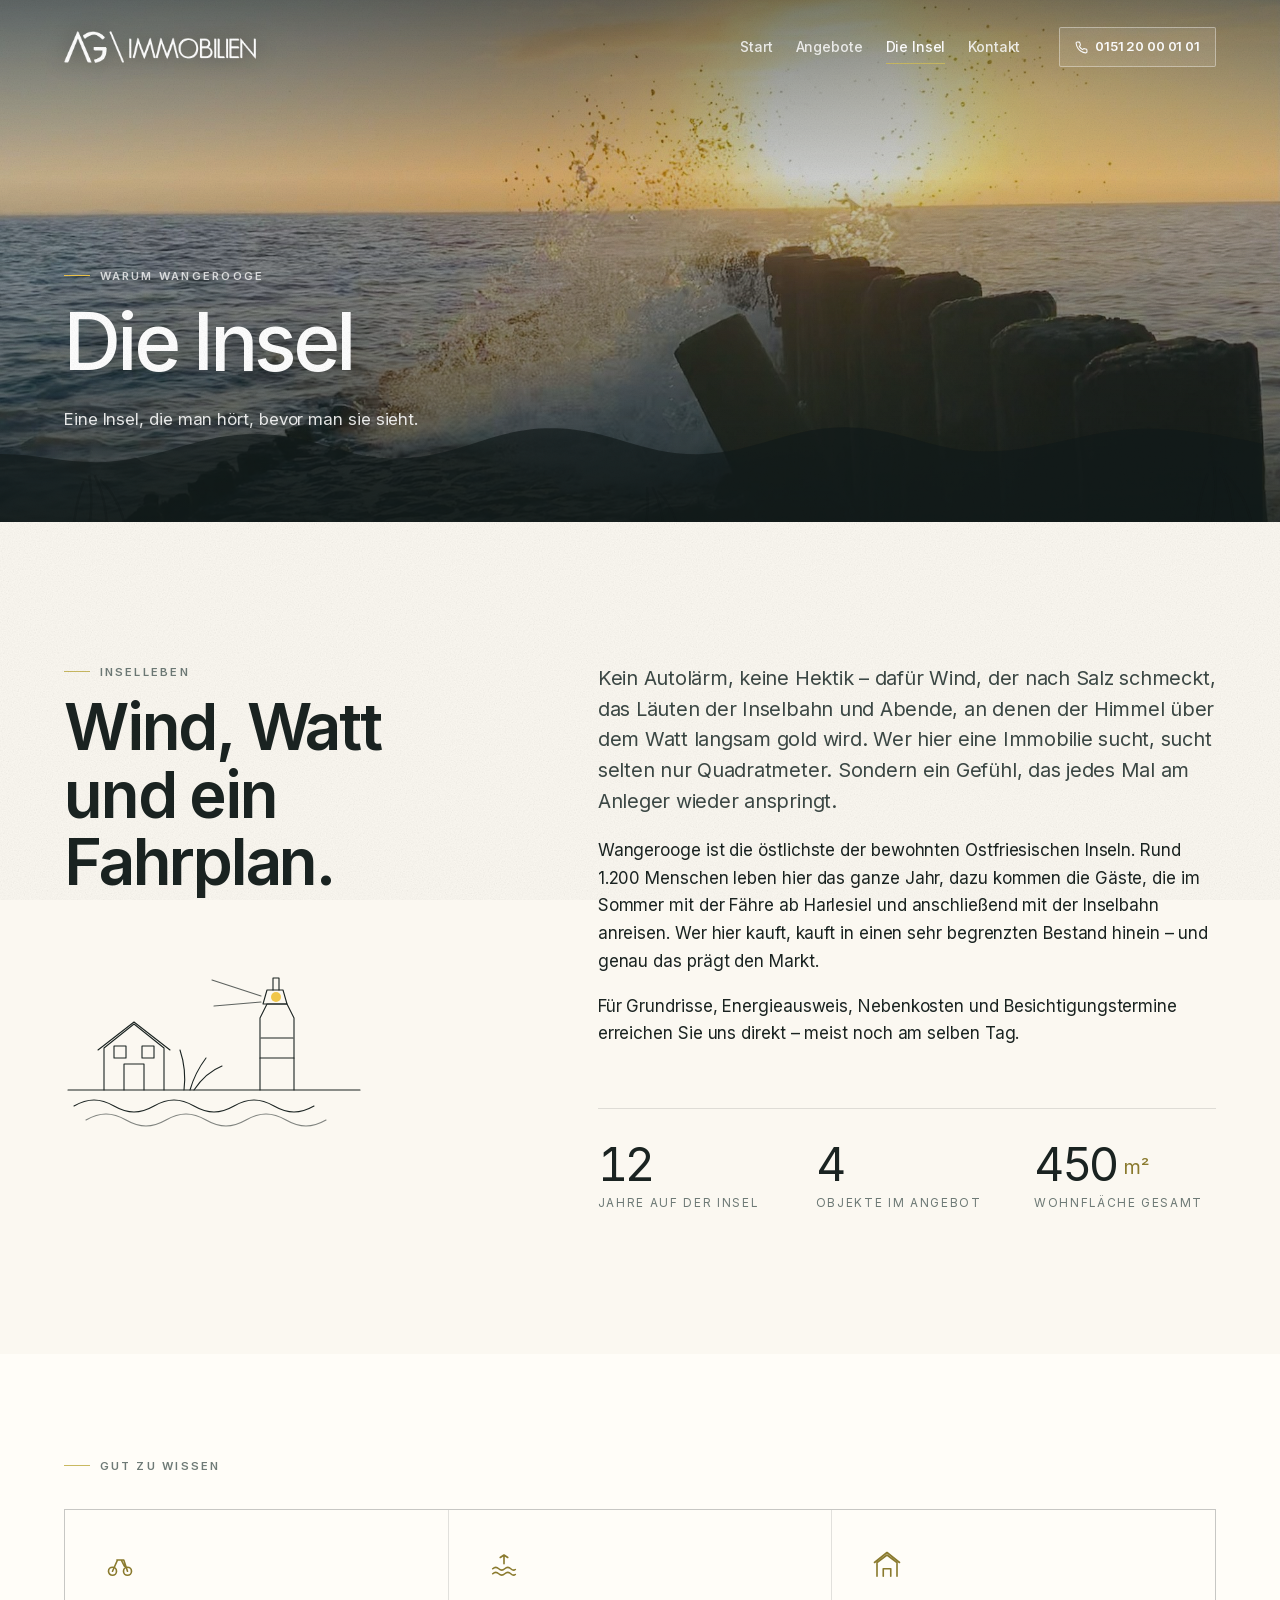
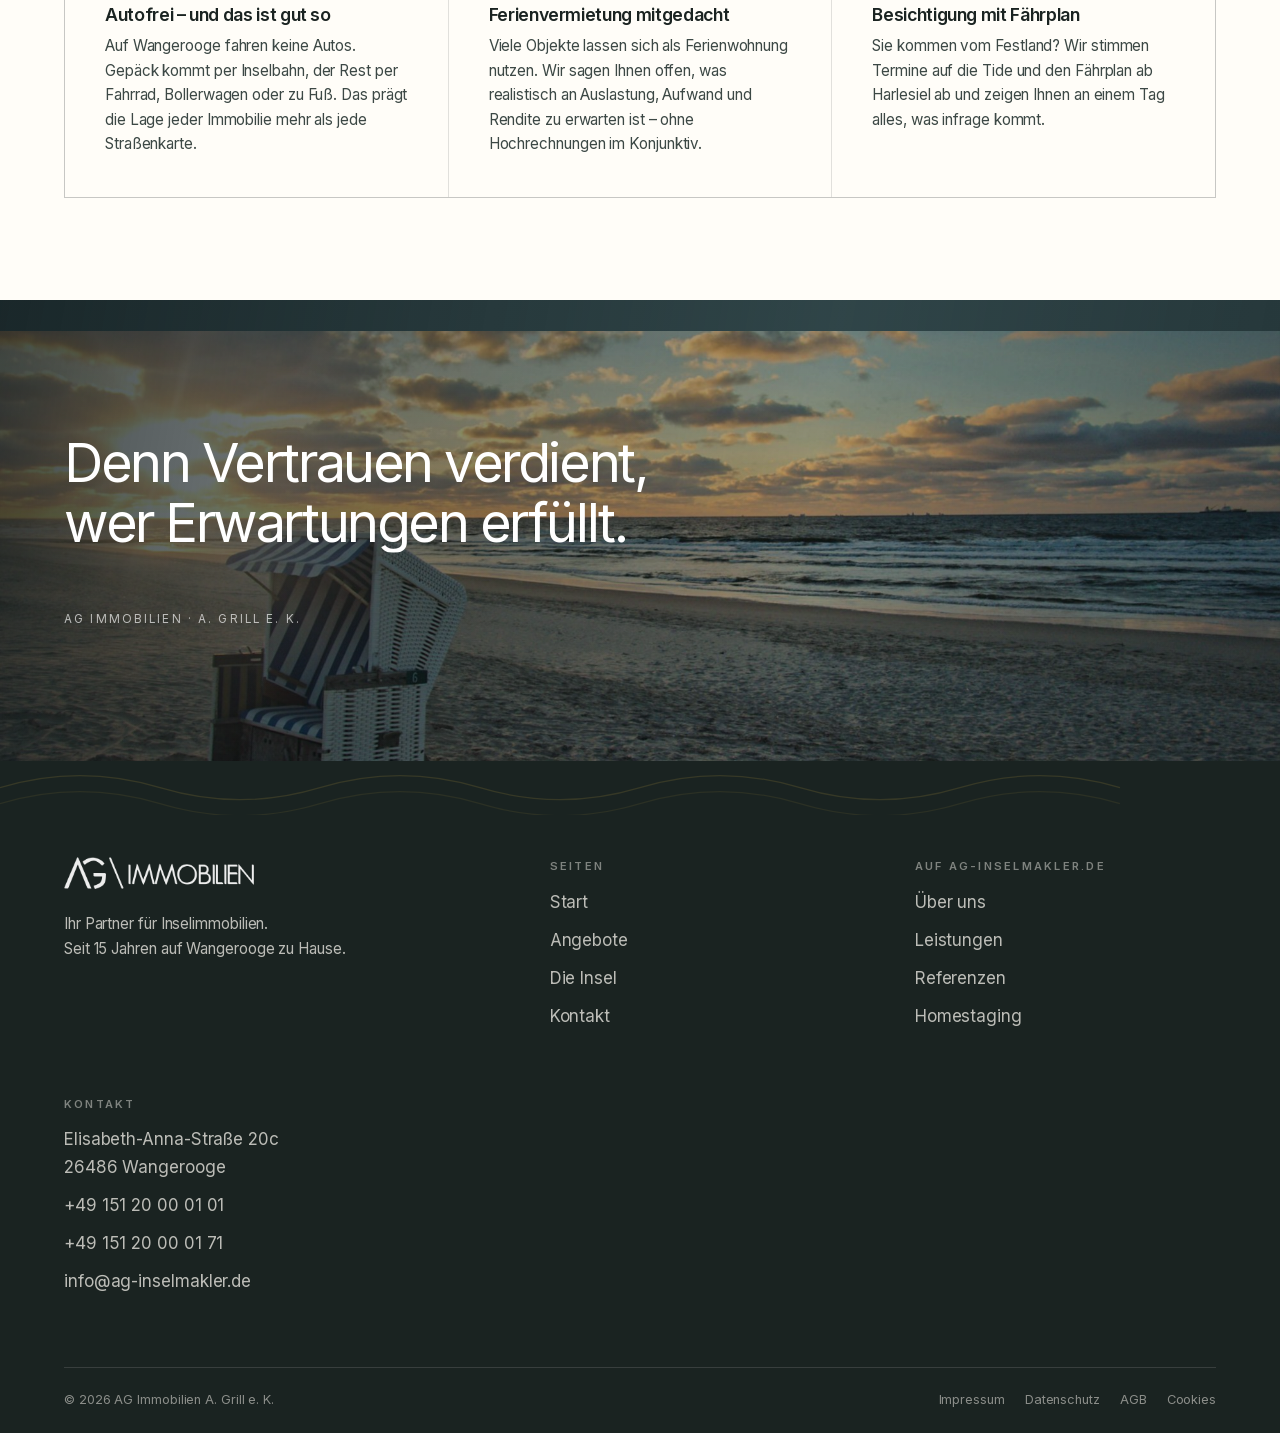
<file: insel.html>
<!doctype html>
<html lang="de">
<head>
<meta charset="utf-8">
<meta name="viewport" content="width=device-width,initial-scale=1">
<title>Die Insel – AG Immobilien · Wangerooge</title>
<meta name="description" content="Warum Wangerooge: autofrei, Weltnaturerbe Wattenmeer, Inselbahn. Was das für den Immobilienkauf auf der Insel bedeutet.">

<meta name="theme-color" content="#FBF8F1">
<link rel="icon" href="assets/img/logo.png">
<link rel="preload" href="assets/fonts/inter-latin.woff2" as="font" type="font/woff2" crossorigin>
<link rel="stylesheet" href="assets/css/style.css">
<noscript><style>[data-reveal]{opacity:1!important;transform:none!important;clip-path:none!important}.hero h1 .line i{transform:none!important}.hero__sub,.hero__cta{opacity:1!important;transform:none!important}.intro__art .draw{stroke-dashoffset:0!important}.intro__art .glow{opacity:1!important}</style></noscript>
<meta property="og:title" content="Die Insel – AG Immobilien · Wangerooge">
<meta property="og:description" content="Warum Wangerooge: autofrei, Weltnaturerbe Wattenmeer, Inselbahn. Was das für den Immobilienkauf auf der Insel bedeutet.">
<meta property="og:image" content="assets/img/insel-buhne.jpg">
<meta property="og:type" content="website">
</head>
<body>

<svg class="sprite" aria-hidden="true" focusable="false" width="0" height="0">
  <defs>
    <clipPath id="korbHaube"><path d="M11 91V50C11 28.5 27.6 13 48 13s37 15.5 37 37v41H11Z"/></clipPath>
  </defs>

  <symbol id="ico-korb" viewBox="0 0 96 104">
    <g clip-path="url(#korbHaube)">
      <rect x="0" y="0" width="96" height="104" fill="#FFFDF8"/>
      <rect x="19" y="0" width="10" height="104" fill="#F0C64A"/>
      <rect x="43" y="0" width="10" height="104" fill="#6E8E92"/>
      <rect x="67" y="0" width="10" height="104" fill="#F0C64A"/>
    </g>
    <path d="M11 91V50C11 28.5 27.6 13 48 13s37 15.5 37 37v41" fill="none" stroke="#1A2321" stroke-width="3.2" stroke-linejoin="round"/>
    <path d="M20 91V52c0-15 12-27 28-27s28 12 28 27v39" fill="none" stroke="#1A2321" stroke-width="1.6" opacity=".45"/>
    <rect x="5.5" y="87" width="85" height="9.5" rx="2.6" fill="#FFFDF8" stroke="#1A2321" stroke-width="3"/>
    <rect x="18" y="96" width="60" height="5.5" rx="2.2" fill="#EDE5D3" stroke="#1A2321" stroke-width="2.4"/>
  </symbol>

  <symbol id="ico-sonne" viewBox="0 0 120 120">
    <circle cx="60" cy="60" r="27" fill="currentColor"/>
    <g fill="currentColor" opacity=".55">
      <path d="M60 16c1.6 0 2.6 10 2.6 14.4S61.6 38 60 38s-2.6-3.2-2.6-7.6S58.4 16 60 16Z"/>
      <path d="M60 104c-1.6 0-2.6-10-2.6-14.4S58.4 82 60 82s2.6 3.2 2.6 7.6S61.6 104 60 104Z"/>
      <path d="M16 60c0-1.6 10-2.6 14.4-2.6S38 58.4 38 60s-3.2 2.6-7.6 2.6S16 61.6 16 60Z"/>
      <path d="M104 60c0 1.6-10 2.6-14.4 2.6S82 61.6 82 60s3.2-2.6 7.6-2.6S104 58.4 104 60Z"/>
      <path d="M29 29c1.1-1.1 8.7 5.5 11.8 8.6s3.8 5.5 2.6 6.6-3.5.5-6.6-2.6S27.9 30.1 29 29Z"/>
      <path d="M91 91c-1.1 1.1-8.7-5.5-11.8-8.6s-3.8-5.5-2.6-6.6 3.5-.5 6.6 2.6S92.1 89.9 91 91Z"/>
      <path d="M91 29c1.1 1.1-5.5 8.7-8.6 11.8s-5.5 3.8-6.6 2.6-.5-3.5 2.6-6.6S89.9 27.9 91 29Z"/>
      <path d="M29 91c-1.1-1.1 5.5-8.7 8.6-11.8s5.5-3.8 6.6-2.6.5 3.5-2.6 6.6S30.1 92.1 29 91Z"/>
    </g>
  </symbol>
</svg>

<a class="skip" href="#inhalt">Zum Inhalt springen</a>
<div class="progress" id="progress" aria-hidden="true"></div>

<header class="site-head is-light" id="head" data-light-hero="1">
  <div class="wrap wrap--wide site-head__in">
    <a class="brand" href="index.html" aria-label="AG Immobilien – Startseite">
      <img src="assets/img/logo.png" alt="AG Immobilien" width="1100" height="182">
    </a>

    <button class="burger" id="burger" aria-label="Menü öffnen" aria-expanded="false" aria-controls="nav">
      <span></span><span></span><span></span>
    </button>

    <nav class="nav" id="nav" aria-label="Hauptnavigation">
      <a href="index.html" style="--i:0">Start</a>
      <a href="angebote.html" style="--i:1">Angebote</a>
      <a href="insel.html" class="is-active" aria-current="page" style="--i:2">Die Insel</a>
      <a href="kontakt.html" style="--i:3">Kontakt</a>
    </nav>

    <a class="head-cta" href="tel:+4915120000101"><svg width="13" height="13" viewBox="0 0 24 24" fill="none" stroke="currentColor" stroke-width="2" stroke-linecap="round" aria-hidden="true"><path d="M22 16.9v3a2 2 0 0 1-2.2 2 19.8 19.8 0 0 1-8.6-3.1 19.5 19.5 0 0 1-6-6A19.8 19.8 0 0 1 2.1 4.2 2 2 0 0 1 4.1 2h3a2 2 0 0 1 2 1.7c.1 1 .4 1.9.7 2.8a2 2 0 0 1-.5 2.1L8.1 9.9a16 16 0 0 0 6 6l1.3-1.2a2 2 0 0 1 2.1-.5c.9.3 1.8.6 2.8.7a2 2 0 0 1 1.7 2Z"/></svg> 0151 20 00 01 01</a>
  </div>
</header>

<main>
<section class="page-hero" id="inhalt">
  <div class="page-hero__media" data-parallax="0.18">
    <img src="assets/img/insel-buhne.jpg" alt="Sonnenuntergang über der Nordsee, Welle bricht an einer Buhne vor Wangerooge" width="2000" height="1168" fetchpriority="high">
  </div>
    <div class="grasskante" aria-hidden="true">
      <svg viewBox="0 0 1440 190" preserveAspectRatio="none" fill="currentColor">
        <path d="M0 190V96c62-6 96 12 148 6 60-7 92-30 152-28 58 2 88 27 146 25 63-3 96-33 160-31 58 2 90 28 148 27 62-2 96-30 158-28 55 2 86 25 140 25 52 0 90-16 140-22 44-5 92 2 148 14v106Z"/>
        <g opacity=".95">
          <path d="M120 118c4 24 2 44-4 72M126 118c10 20 14 42 12 72M132 122c16 16 26 38 28 68M114 124c-8 22-12 42-10 66" stroke="currentColor" stroke-width="2.4" fill="none" stroke-linecap="round"/>
          <path d="M1290 108c3 26 0 48-6 82M1296 110c11 22 16 46 14 80M1302 116c18 18 28 42 30 74M1283 116c-9 24-13 46-11 74" stroke="currentColor" stroke-width="2.4" fill="none" stroke-linecap="round"/>
          <path d="M700 130c2 20 0 36-5 60M706 130c9 16 12 34 11 60M712 134c13 13 21 30 23 56" stroke="currentColor" stroke-width="2.2" fill="none" stroke-linecap="round"/>
        </g>
      </svg>
    </div>
  <div class="page-hero__in wrap">
    <p class="eyebrow">Warum Wangerooge</p>
    <h1>Die Insel</h1>
    <p class="page-hero__sub">Eine Insel, die man hört, bevor man sie sieht.</p>
  </div>
</section>

<section class="section">
  <div class="wrap intro">

    <div class="intro__aside">
      <p class="eyebrow" data-reveal>Inselleben</p>
      <h2 data-reveal style="--d:1">Wind, Watt<br>und ein<br>Fahrplan.</h2>

      <div class="intro__art" id="art" aria-hidden="true">
        <svg viewBox="0 0 300 210">
          <path class="draw" style="--len:300" d="M4 150h292"/>
          <path class="draw" style="--len:340" d="M10 166c14-8 26-8 40 0s26 8 40 0 26-8 40 0 26 8 40 0 26-8 40 0 26 8 40 0"/>
          <path class="draw" style="--len:340" d="M22 180c14-8 26-8 40 0s26 8 40 0 26-8 40 0 26 8 40 0 26-8 40 0 26 8 40 0" opacity=".55"/>
          <path class="draw" style="--len:260" d="M196 150V78l7-14h20l7 14v72"/>
          <path class="draw" style="--len:80" d="M196 118h34M197 98h32"/>
          <path class="draw" style="--len:110" d="M199 64h24l-4-14h-16Z"/>
          <path class="draw" style="--len:60" d="M209 50V38h6v12"/>
          <path class="draw" style="--len:180" d="M197 56 148 40M197 62 150 66" opacity=".7"/>
          <circle class="glow" cx="212" cy="57" r="5"/>
          <path class="draw" style="--len:210" d="M40 150v-42l30-24 30 24v42"/>
          <path class="draw" style="--len:120" d="M34 110 70 82l36 28"/>
          <path class="draw" style="--len:80" d="M60 150v-26h20v26"/>
          <path class="draw" style="--len:60" d="M50 106h12v12H50zM78 106h12v12H78z"/>
          <path class="draw" style="--len:150" d="M120 150c2-16 0-28-4-40M126 150c4-14 10-24 16-32M130 150c8-12 18-20 28-24"/>
        </svg>
      </div>
    </div>

    <div>
      <p class="lead" data-reveal>
        Kein Autolärm, keine Hektik – dafür Wind, der nach Salz schmeckt, das Läuten der Inselbahn
        und Abende, an denen der Himmel über dem Watt langsam gold wird. Wer hier eine Immobilie sucht,
        sucht selten nur Quadratmeter. Sondern ein Gefühl, das jedes Mal am Anleger wieder anspringt.
      </p>

      <p data-reveal style="--d:1">
        Wangerooge ist die östlichste der bewohnten Ostfriesischen Inseln. Rund 1.200 Menschen leben
        hier das ganze Jahr, dazu kommen die Gäste, die im Sommer mit der Fähre ab Harlesiel und
        anschließend mit der Inselbahn anreisen. Wer hier kauft, kauft in einen sehr begrenzten
        Bestand hinein – und genau das prägt den Markt.
      </p>

      <p data-reveal style="--d:2">
        Für Grundrisse, Energieausweis, Nebenkosten und Besichtigungstermine erreichen Sie uns direkt –
        meist noch am selben Tag.
      </p>

      <div class="stats">
        <div class="stat" data-reveal style="--d:0"><b class="num" data-count="15">0</b><span>Jahre auf der Insel</span></div>
        <div class="stat" data-reveal style="--d:1"><b class="num" data-count="5">0</b><span>Objekte im Angebot</span></div>
        <div class="stat" data-reveal style="--d:2"><b class="num" data-count="544" data-suffix=" m²">0</b><span>Wohnfläche gesamt</span></div>
      </div>
    </div>

  </div>
</section>

<section class="section section--tight section--paper">
  <div class="wrap">
    <p class="eyebrow" data-reveal style="margin-bottom:34px">Gut zu wissen</p>
    <div class="notes">

      <div class="note" data-reveal style="--d:0">
        <svg width="30" height="30" viewBox="0 0 24 24" fill="none" stroke="currentColor" stroke-width="1.3" stroke-linecap="round" stroke-linejoin="round" aria-hidden="true">
          <circle cx="6" cy="17" r="3.2"/><circle cx="18" cy="17" r="3.2"/><path d="M6 17l4-9h5l3 9M9.5 8h4.5M13 8l2.5 5"/>
        </svg>
        <h4>Autofrei – und das ist gut so</h4>
        <p>Auf Wangerooge fahren keine Autos. Gepäck kommt per Inselbahn, der Rest per Fahrrad, Bollerwagen oder zu Fuß. Das prägt die Lage jeder Immobilie mehr als jede Straßenkarte.</p>
      </div>

      <div class="note" data-reveal style="--d:1">
        <svg width="30" height="30" viewBox="0 0 24 24" fill="none" stroke="currentColor" stroke-width="1.3" stroke-linecap="round" stroke-linejoin="round" aria-hidden="true">
          <path d="M3 15c1.6-1.4 3.2-1.4 4.8 0s3.2 1.4 4.8 0 3.2-1.4 4.8 0 2.8 1.3 3.6.6M3 19c1.6-1.4 3.2-1.4 4.8 0s3.2 1.4 4.8 0 3.2-1.4 4.8 0 2.8 1.3 3.6.6"/>
          <path d="M12 11V4M12 4l3 2M12 4 9 6"/>
        </svg>
        <h4>Ferienvermietung mitgedacht</h4>
        <p>Viele Objekte lassen sich als Ferienwohnung nutzen. Wir sagen Ihnen offen, was realistisch an Auslastung, Aufwand und Rendite zu erwarten ist – ohne Hochrechnungen im Konjunktiv.</p>
      </div>

      <div class="note" data-reveal style="--d:2">
        <svg width="30" height="30" viewBox="0 0 24 24" fill="none" stroke="currentColor" stroke-width="1.3" stroke-linecap="round" stroke-linejoin="round" aria-hidden="true">
          <path d="M4 21V10l8-6 8 6v11"/><path d="M9 21v-6h6v6"/><path d="M2 10 12 2l10 8"/>
        </svg>
        <h4>Besichtigung mit Fährplan</h4>
        <p>Sie kommen vom Festland? Wir stimmen Termine auf die Tide und den Fährplan ab Harlesiel ab und zeigen Ihnen an einem Tag alles, was infrage kommt.</p>
      </div>

    </div>
  </div>
</section>

<section class="band" id="band">
  <div class="band__media" data-parallax="0.16">
    <img src="assets/img/hero-strandkorb.jpg" alt="Strandkorb am Wangerooger Nordstrand im Abendlicht" width="2000" height="1335" loading="lazy">
  </div>
  <div class="wrap">
    <blockquote>
      <p data-reveal="mask">Denn Vertrauen verdient, wer Erwartungen erfüllt.</p>
      <cite data-reveal style="--d:2">AG Immobilien · A. Grill e. K.</cite>
    </blockquote>
  </div>
</section>

</main>

<footer class="site-foot">
  <div class="foot-wave" aria-hidden="true">
    <svg viewBox="0 0 1440 60" preserveAspectRatio="none" fill="none" stroke="currentColor" stroke-width="1.4">
      <path d="M0 30c60-18 120-18 180 0s120 18 180 0 120-18 180 0 120 18 180 0 120-18 180 0 120 18 180 0 120-18 180 0"/>
      <path d="M0 48c60-18 120-18 180 0s120 18 180 0 120-18 180 0 120 18 180 0 120-18 180 0 120 18 180 0 120-18 180 0" opacity=".6"/>
    </svg>
  </div>

  <div class="wrap wrap--wide">
    <div class="site-foot__grid">

      <div class="site-foot__brand">
        <img class="logo" src="assets/img/logo.png" alt="AG Immobilien" width="1100" height="182">
        <p style="margin-top:22px;max-width:34ch">
          Ihr Partner für Inselimmobilien.<br>
          Seit 15 Jahren auf Wangerooge zu Hause.
        </p>
      </div>

      <div>
        <h5>Seiten</h5>
        <ul>
          <li><a href="index.html">Start</a></li>
          <li><a href="angebote.html">Angebote</a></li>
          <li><a href="insel.html">Die Insel</a></li>
          <li><a href="kontakt.html">Kontakt</a></li>
        </ul>
      </div>

      <div>
        <h5>Auf ag-inselmakler.de</h5>
        <ul>
          <li><a href="https://www.ag-inselmakler.de/ueber-uns">Über uns</a></li>
          <li><a href="https://www.ag-inselmakler.de/leistungen">Leistungen</a></li>
          <li><a href="https://www.ag-inselmakler.de/referenzen">Referenzen</a></li>
          <li><a href="https://www.ag-inselmakler.de/referenzen">Homestaging</a></li>
        </ul>
      </div>

      <div>
        <h5>Kontakt</h5>
        <ul>
          <li>Elisabeth-Anna-Straße 20c<br>26486 Wangerooge</li>
          <li><a href="tel:+4915120000101">+49 151 20 00 01 01</a></li>
          <li><a href="tel:+4915120000171">+49 151 20 00 01 71</a></li>
          <li><a href="mailto:info@ag-inselmakler.de">info@ag-inselmakler.de</a></li>
        </ul>
      </div>

    </div>

    <div class="site-foot__bar">
      <span>© 2026 AG Immobilien A. Grill e. K.</span>
      <nav aria-label="Rechtliches">
        <a href="impressum.html">Impressum</a>
        <a href="datenschutz.html">Datenschutz</a>
        <a href="https://www.ag-inselmakler.de/agb">AGB</a>
        <a href="https://www.ag-inselmakler.de/cookies">Cookies</a>
      </nav>
    </div>
  </div>
</footer>

<script src="assets/js/main.js"></script>
</body>
</html>
</file>
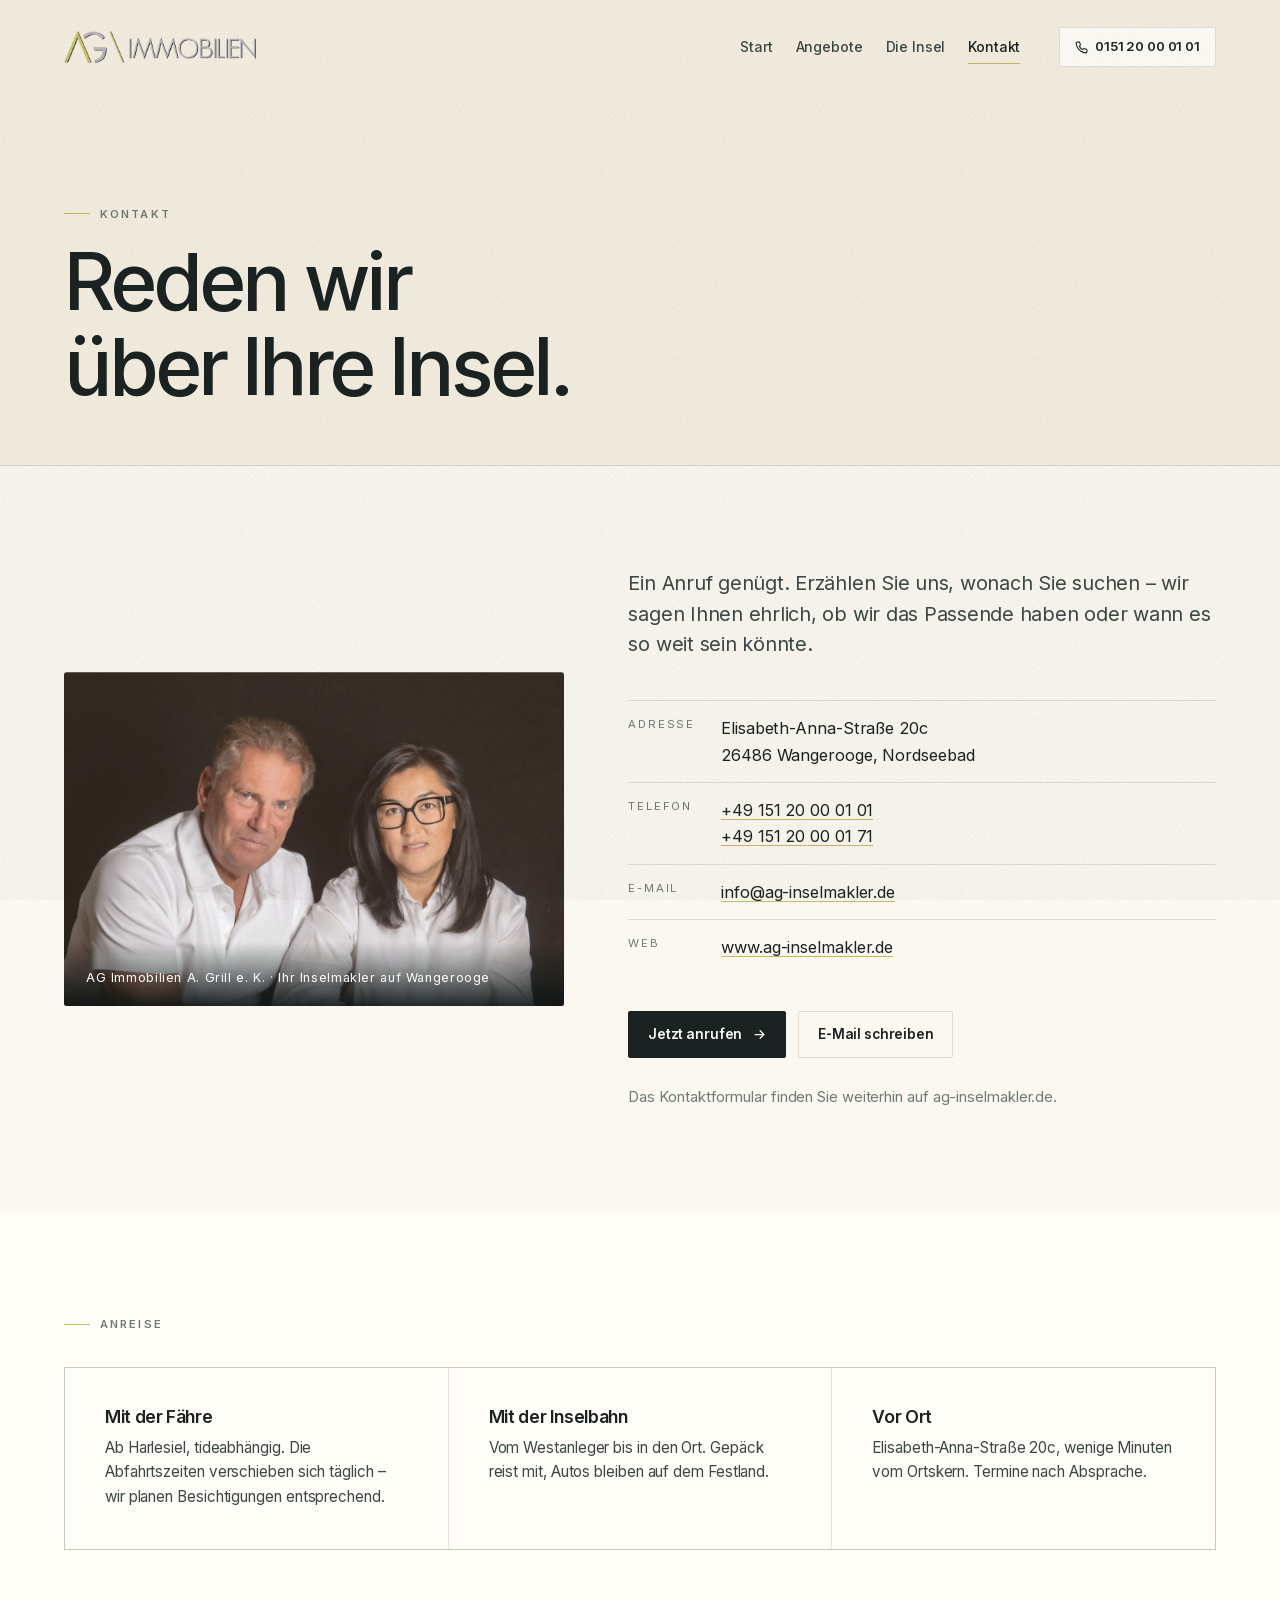
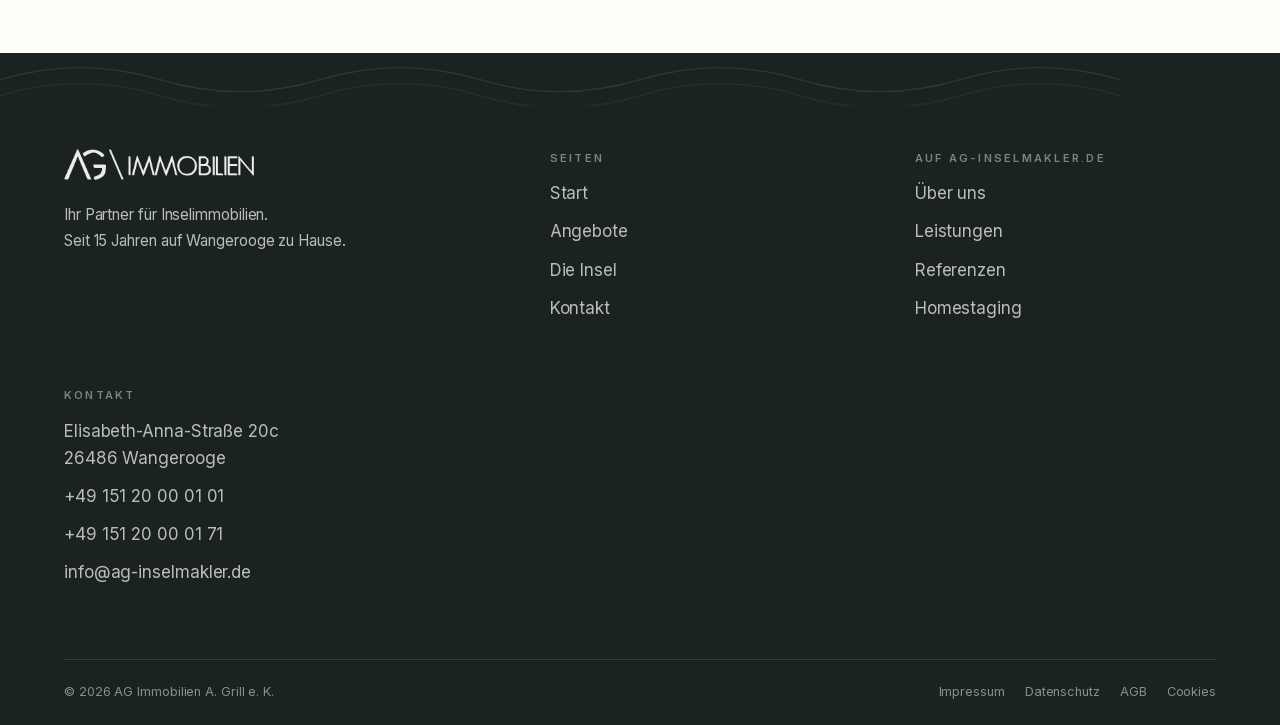
<file: kontakt.html>
<!doctype html>
<html lang="de">
<head>
<meta charset="utf-8">
<meta name="viewport" content="width=device-width,initial-scale=1">
<title>Kontakt – AG Immobilien · Wangerooge</title>
<meta name="description" content="AG Immobilien A. Grill e. K., Elisabeth-Anna-Straße 20c, 26486 Wangerooge. Telefon +49 151 20 00 01 01.">

<meta name="theme-color" content="#FBF8F1">
<link rel="icon" href="assets/img/logo.png">
<link rel="preload" href="assets/fonts/inter-latin.woff2" as="font" type="font/woff2" crossorigin>
<link rel="stylesheet" href="assets/css/style.css">
<noscript><style>[data-reveal]{opacity:1!important;transform:none!important;clip-path:none!important}.hero h1 .line i{transform:none!important}.hero__sub,.hero__cta{opacity:1!important;transform:none!important}.intro__art .draw{stroke-dashoffset:0!important}.intro__art .glow{opacity:1!important}</style></noscript>
<meta property="og:title" content="Kontakt – AG Immobilien · Wangerooge">
<meta property="og:description" content="AG Immobilien A. Grill e. K., Elisabeth-Anna-Straße 20c, 26486 Wangerooge. Telefon +49 151 20 00 01 01.">
<meta property="og:image" content="assets/img/team.jpg">
<meta property="og:type" content="website">
</head>
<body>

<svg class="sprite" aria-hidden="true" focusable="false" width="0" height="0">
  <defs>
    <clipPath id="korbHaube"><path d="M11 91V50C11 28.5 27.6 13 48 13s37 15.5 37 37v41H11Z"/></clipPath>
  </defs>

  <symbol id="ico-korb" viewBox="0 0 96 104">
    <g clip-path="url(#korbHaube)">
      <rect x="0" y="0" width="96" height="104" fill="#FFFDF8"/>
      <rect x="19" y="0" width="10" height="104" fill="#F0C64A"/>
      <rect x="43" y="0" width="10" height="104" fill="#6E8E92"/>
      <rect x="67" y="0" width="10" height="104" fill="#F0C64A"/>
    </g>
    <path d="M11 91V50C11 28.5 27.6 13 48 13s37 15.5 37 37v41" fill="none" stroke="#1A2321" stroke-width="3.2" stroke-linejoin="round"/>
    <path d="M20 91V52c0-15 12-27 28-27s28 12 28 27v39" fill="none" stroke="#1A2321" stroke-width="1.6" opacity=".45"/>
    <rect x="5.5" y="87" width="85" height="9.5" rx="2.6" fill="#FFFDF8" stroke="#1A2321" stroke-width="3"/>
    <rect x="18" y="96" width="60" height="5.5" rx="2.2" fill="#EDE5D3" stroke="#1A2321" stroke-width="2.4"/>
  </symbol>

  <symbol id="ico-sonne" viewBox="0 0 120 120">
    <circle cx="60" cy="60" r="27" fill="currentColor"/>
    <g fill="currentColor" opacity=".55">
      <path d="M60 16c1.6 0 2.6 10 2.6 14.4S61.6 38 60 38s-2.6-3.2-2.6-7.6S58.4 16 60 16Z"/>
      <path d="M60 104c-1.6 0-2.6-10-2.6-14.4S58.4 82 60 82s2.6 3.2 2.6 7.6S61.6 104 60 104Z"/>
      <path d="M16 60c0-1.6 10-2.6 14.4-2.6S38 58.4 38 60s-3.2 2.6-7.6 2.6S16 61.6 16 60Z"/>
      <path d="M104 60c0 1.6-10 2.6-14.4 2.6S82 61.6 82 60s3.2-2.6 7.6-2.6S104 58.4 104 60Z"/>
      <path d="M29 29c1.1-1.1 8.7 5.5 11.8 8.6s3.8 5.5 2.6 6.6-3.5.5-6.6-2.6S27.9 30.1 29 29Z"/>
      <path d="M91 91c-1.1 1.1-8.7-5.5-11.8-8.6s-3.8-5.5-2.6-6.6 3.5-.5 6.6 2.6S92.1 89.9 91 91Z"/>
      <path d="M91 29c1.1 1.1-5.5 8.7-8.6 11.8s-5.5 3.8-6.6 2.6-.5-3.5 2.6-6.6S89.9 27.9 91 29Z"/>
      <path d="M29 91c-1.1-1.1 5.5-8.7 8.6-11.8s5.5-3.8 6.6-2.6.5 3.5-2.6 6.6S30.1 92.1 29 91Z"/>
    </g>
  </symbol>
</svg>

<a class="skip" href="#inhalt">Zum Inhalt springen</a>
<div class="progress" id="progress" aria-hidden="true"></div>

<header class="site-head is-stuck" id="head">
  <div class="wrap wrap--wide site-head__in">
    <a class="brand" href="index.html" aria-label="AG Immobilien – Startseite">
      <img src="assets/img/logo.png" alt="AG Immobilien" width="1100" height="182">
    </a>

    <button class="burger" id="burger" aria-label="Menü öffnen" aria-expanded="false" aria-controls="nav">
      <span></span><span></span><span></span>
    </button>

    <nav class="nav" id="nav" aria-label="Hauptnavigation">
      <a href="index.html" style="--i:0">Start</a>
      <a href="angebote.html" style="--i:1">Angebote</a>
      <a href="insel.html" style="--i:2">Die Insel</a>
      <a href="kontakt.html" class="is-active" aria-current="page" style="--i:3">Kontakt</a>
    </nav>

    <a class="head-cta" href="tel:+4915120000101"><svg width="13" height="13" viewBox="0 0 24 24" fill="none" stroke="currentColor" stroke-width="2" stroke-linecap="round" aria-hidden="true"><path d="M22 16.9v3a2 2 0 0 1-2.2 2 19.8 19.8 0 0 1-8.6-3.1 19.5 19.5 0 0 1-6-6A19.8 19.8 0 0 1 2.1 4.2 2 2 0 0 1 4.1 2h3a2 2 0 0 1 2 1.7c.1 1 .4 1.9.7 2.8a2 2 0 0 1-.5 2.1L8.1 9.9a16 16 0 0 0 6 6l1.3-1.2a2 2 0 0 1 2.1-.5c.9.3 1.8.6 2.8.7a2 2 0 0 1 1.7 2Z"/></svg> 0151 20 00 01 01</a>
  </div>
</header>

<main>
  <div class="page-head" id="inhalt">
    <div class="wrap">
      <p class="eyebrow">Kontakt</p>
      <h1 style="margin-top:.2em">Reden wir<br>über Ihre Insel.</h1>
    </div>
  </div>

  <section class="section section--tight">
    <div class="wrap contact">

      <figure class="contact__photo" data-reveal="mask" style="margin:0">
        <img src="assets/img/team.jpg" alt="Andreas Grill und Kollegin von AG Immobilien" width="1200" height="800" loading="lazy">
        <figcaption>AG Immobilien A. Grill e. K. · Ihr Inselmakler auf Wangerooge</figcaption>
      </figure>

      <div>
        <p class="lead" data-reveal>
          Ein Anruf genügt. Erzählen Sie uns, wonach Sie suchen – wir sagen Ihnen ehrlich,
          ob wir das Passende haben oder wann es so weit sein könnte.
        </p>

        <dl data-reveal style="--d:1">
          <dt>Adresse</dt>
          <dd>Elisabeth-Anna-Straße 20c<br>26486 Wangerooge, Nordseebad</dd>
          <dt>Telefon</dt>
          <dd><a href="tel:+4915120000101">+49 151 20 00 01 01</a><br><a href="tel:+4915120000171">+49 151 20 00 01 71</a></dd>
          <dt>E-Mail</dt>
          <dd><a href="mailto:info@ag-inselmakler.de">info@ag-inselmakler.de</a></dd>
          <dt>Web</dt>
          <dd><a href="https://www.ag-inselmakler.de" target="_blank" rel="noopener">www.ag-inselmakler.de</a></dd>
        </dl>

        <div class="contact__actions" data-reveal style="--d:2">
          <a class="btn" href="tel:+4915120000101">Jetzt anrufen <svg width="15" height="15" viewBox="0 0 24 24" fill="none" stroke="currentColor" stroke-width="2" stroke-linecap="round" stroke-linejoin="round" aria-hidden="true"><path d="M5 12h14M13 6l6 6-6 6"/></svg></a>
          <a class="btn btn--ghost" href="mailto:info@ag-inselmakler.de?subject=Anfrage%20zu%20Ihren%20Angeboten%20auf%20Wangerooge">E-Mail schreiben</a>
        </div>

        <p class="muted" data-reveal style="--d:3;margin-top:28px;font-size:.92rem">
          Das Kontaktformular finden Sie weiterhin auf
          <a href="https://www.ag-inselmakler.de/kontakt" target="_blank" rel="noopener">ag-inselmakler.de</a>.
        </p>
      </div>

    </div>
  </section>

  <section class="section section--tight section--paper">
    <div class="wrap">
      <p class="eyebrow" data-reveal style="margin-bottom:34px">Anreise</p>
      <div class="notes">
        <div class="note" data-reveal style="--d:0">
          <h4>Mit der Fähre</h4>
          <p>Ab Harlesiel, tideabhängig. Die Abfahrtszeiten verschieben sich täglich – wir planen Besichtigungen entsprechend.</p>
        </div>
        <div class="note" data-reveal style="--d:1">
          <h4>Mit der Inselbahn</h4>
          <p>Vom Westanleger bis in den Ort. Gepäck reist mit, Autos bleiben auf dem Festland.</p>
        </div>
        <div class="note" data-reveal style="--d:2">
          <h4>Vor Ort</h4>
          <p>Elisabeth-Anna-Straße 20c, wenige Minuten vom Ortskern. Termine nach Absprache.</p>
        </div>
      </div>
    </div>
  </section>

</main>

<footer class="site-foot">
  <div class="foot-wave" aria-hidden="true">
    <svg viewBox="0 0 1440 60" preserveAspectRatio="none" fill="none" stroke="currentColor" stroke-width="1.4">
      <path d="M0 30c60-18 120-18 180 0s120 18 180 0 120-18 180 0 120 18 180 0 120-18 180 0 120 18 180 0 120-18 180 0"/>
      <path d="M0 48c60-18 120-18 180 0s120 18 180 0 120-18 180 0 120 18 180 0 120-18 180 0 120 18 180 0 120-18 180 0" opacity=".6"/>
    </svg>
  </div>

  <div class="wrap wrap--wide">
    <div class="site-foot__grid">

      <div class="site-foot__brand">
        <img class="logo" src="assets/img/logo.png" alt="AG Immobilien" width="1100" height="182">
        <p style="margin-top:22px;max-width:34ch">
          Ihr Partner für Inselimmobilien.<br>
          Seit 15 Jahren auf Wangerooge zu Hause.
        </p>
      </div>

      <div>
        <h5>Seiten</h5>
        <ul>
          <li><a href="index.html">Start</a></li>
          <li><a href="angebote.html">Angebote</a></li>
          <li><a href="insel.html">Die Insel</a></li>
          <li><a href="kontakt.html">Kontakt</a></li>
        </ul>
      </div>

      <div>
        <h5>Auf ag-inselmakler.de</h5>
        <ul>
          <li><a href="https://www.ag-inselmakler.de/ueber-uns">Über uns</a></li>
          <li><a href="https://www.ag-inselmakler.de/leistungen">Leistungen</a></li>
          <li><a href="https://www.ag-inselmakler.de/referenzen">Referenzen</a></li>
          <li><a href="https://www.ag-inselmakler.de/referenzen">Homestaging</a></li>
        </ul>
      </div>

      <div>
        <h5>Kontakt</h5>
        <ul>
          <li>Elisabeth-Anna-Straße 20c<br>26486 Wangerooge</li>
          <li><a href="tel:+4915120000101">+49 151 20 00 01 01</a></li>
          <li><a href="tel:+4915120000171">+49 151 20 00 01 71</a></li>
          <li><a href="mailto:info@ag-inselmakler.de">info@ag-inselmakler.de</a></li>
        </ul>
      </div>

    </div>

    <div class="site-foot__bar">
      <span>© 2026 AG Immobilien A. Grill e. K.</span>
      <nav aria-label="Rechtliches">
        <a href="impressum.html">Impressum</a>
        <a href="datenschutz.html">Datenschutz</a>
        <a href="https://www.ag-inselmakler.de/agb">AGB</a>
        <a href="https://www.ag-inselmakler.de/cookies">Cookies</a>
      </nav>
    </div>
  </div>
</footer>

<script src="assets/js/main.js"></script>
</body>
</html>
</file>
<file: assets/css/style.css>
/* ==========================================================================
   AG Immobilien · Inselmakler Wangerooge — Angebote
   Farbwelt: Dünensand, Logo-Gold, Nordsee-Grau
   ========================================================================== */

@font-face{
  font-family:'Inter';
  font-style:normal;
  font-weight:100 900;
  font-display:swap;
  src:url('../fonts/inter-latin-ext.woff2') format('woff2');
  unicode-range:U+0100-02BA,U+02BD-02C5,U+02C7-02CC,U+02CE-02D7,U+02DD-02FF,U+0304,U+0308,U+0329,U+1D00-1DBF,U+1E00-1E9F,U+1EF2-1EFF,U+2020,U+20A0-20AB,U+20AD-20C0,U+2113,U+2C60-2C7F,U+A720-A7FF;
}
@font-face{
  font-family:'Inter';
  font-style:normal;
  font-weight:100 900;
  font-display:swap;
  src:url('../fonts/inter-latin.woff2') format('woff2');
  unicode-range:U+0000-00FF,U+0131,U+0152-0153,U+02BB-02BC,U+02C6,U+02DA,U+02DC,U+0304,U+0308,U+0329,U+2000-206F,U+20AC,U+2122,U+2191,U+2193,U+2212,U+2215,U+FEFF,U+FFFD;
}

:root{
  /* Sand & Papier */
  --sand:#FBF8F1;
  --sand-2:#F5EFE2;
  --sand-3:#EDE5D3;
  --paper:#FFFDF8;

  /* Tinte */
  --ink:#1A2321;
  --ink-2:#3C4845;
  --ink-3:#6E7A76;

  /* Logo-Gold + Sonne */
  --gold:#C9B961;
  --gold-deep:#A3924180;
  --gold-ink:#8A7A2E;
  --sun:#F0C64A;
  --sun-soft:#FBE9AE;

  /* Nordsee */
  --sea:#6E8E92;
  --sea-deep:#3E585C;
  --dune:#9AA37B;

  --line:rgba(26,35,33,.13);
  --line-soft:rgba(26,35,33,.07);

  --wrap:1280px;
  --gut:clamp(20px,5vw,64px);

  --ease:cubic-bezier(.22,.61,.36,1);
  --ease-out:cubic-bezier(.16,1,.3,1);

  --shadow-s:0 1px 2px rgba(26,35,33,.05),0 6px 18px -12px rgba(26,35,33,.25);
  --shadow-l:0 30px 70px -50px rgba(26,35,33,.6),0 4px 14px -10px rgba(26,35,33,.2);
}

*,*::before,*::after{box-sizing:border-box}
html{-webkit-text-size-adjust:100%;scroll-behavior:smooth}
@media (prefers-reduced-motion:reduce){html{scroll-behavior:auto}}

body{
  margin:0;
  font-family:'Inter',-apple-system,BlinkMacSystemFont,'Segoe UI',Roboto,sans-serif;
  font-feature-settings:'cv05' 1,'cv11' 1,'ss01' 1,'tnum' 0;
  background:var(--sand);
  color:var(--ink);
  font-size:17px;
  line-height:1.62;
  letter-spacing:-.005em;
  overflow-x:hidden;
}

/* feines Papierkorn über allem */
body::after{
  content:'';
  position:fixed;inset:0;
  pointer-events:none;z-index:9998;
  opacity:.5;
  mix-blend-mode:multiply;
  background-image:url("data:image/svg+xml,%3Csvg xmlns='http://www.w3.org/2000/svg' width='180' height='180'%3E%3Cfilter id='n'%3E%3CfeTurbulence type='fractalNoise' baseFrequency='.82' numOctaves='3' stitchTiles='stitch'/%3E%3CfeColorMatrix type='saturate' values='0'/%3E%3C/filter%3E%3Crect width='180' height='180' filter='url(%23n)' opacity='.34'/%3E%3C/svg%3E");
}

img{max-width:100%;height:auto;display:block}
a{color:inherit;text-decoration:none}
button{font:inherit;color:inherit}

::selection{background:var(--sun-soft);color:var(--ink)}

.wrap{width:100%;max-width:var(--wrap);margin-inline:auto;padding-inline:var(--gut)}
.wrap--wide{max-width:1560px}

/* ── Typografie ───────────────────────────────────────────── */
h1,h2,h3,h4{margin:0;font-weight:600;letter-spacing:-.035em;line-height:1.06}
h1{font-size:clamp(2.7rem,7.2vw,6.3rem)}
h2{font-size:clamp(2.1rem,5vw,4.05rem)}
h3{font-size:clamp(1.5rem,2.7vw,2.35rem);letter-spacing:-.028em;line-height:1.14}
p{margin:0 0 1.05em}
p:last-child{margin-bottom:0}

.eyebrow{
  font-size:.7rem;font-weight:600;
  letter-spacing:.2em;text-transform:uppercase;
  color:var(--ink-3);
  display:flex;align-items:center;gap:.85em;
}
.eyebrow::before{
  content:'';width:26px;height:1px;background:var(--gold);flex:none;
}
.eyebrow--plain::before{display:none}

.lead{font-size:clamp(1.08rem,1.55vw,1.32rem);line-height:1.55;color:var(--ink-2);letter-spacing:-.012em}
.muted{color:var(--ink-3)}
.num{font-variant-numeric:tabular-nums;font-feature-settings:'tnum' 1}

/* ── Scroll-Fortschritt ───────────────────────────────────── */
.progress{
  position:fixed;top:0;left:0;height:2px;width:100%;z-index:9999;
  transform-origin:0 50%;transform:scaleX(0);
  background:linear-gradient(90deg,var(--gold),var(--sun));
  will-change:transform;
}

/* ── Kopfzeile ────────────────────────────────────────────── */
.site-head{
  position:fixed;top:0;left:0;right:0;z-index:900;
  transition:background .45s var(--ease),box-shadow .45s var(--ease),border-color .45s var(--ease);
  border-bottom:1px solid transparent;
}
.site-head__in{
  display:flex;align-items:center;gap:clamp(16px,3vw,44px);
  height:clamp(70px,7.5vw,94px);
  transition:height .45s var(--ease);
}
.site-head.is-stuck{
  background:rgba(251,248,241,.9);
  backdrop-filter:saturate(140%) blur(14px);
  -webkit-backdrop-filter:saturate(140%) blur(14px);
  border-bottom-color:var(--line-soft);
}
.site-head.is-stuck .site-head__in{height:clamp(62px,5.6vw,74px)}

/* Beim Scrollen ueber dem Bild-Hero gelten kurzzeitig 'is-stuck' und
   'is-light' gleichzeitig. Ohne diese Regel legt sich der cremefarbene
   Balken unter die weisse Schrift und den weissen Burger. */
.site-head.is-stuck.is-light{
  background:rgba(18,26,25,.58);
  border-bottom-color:rgba(255,255,255,.14);
}

/* Bei offenem Menue liegt die helle Overlay-Flaeche darunter:
   Balken durchsichtig, Burger und Logo dunkel. */
body.nav-open .site-head,
body.nav-open .site-head.is-stuck,
body.nav-open .site-head.is-stuck.is-light{
  background:transparent;
  backdrop-filter:none;-webkit-backdrop-filter:none;
  border-bottom-color:transparent;
}
body.nav-open .site-head .burger span{background:var(--ink)}
body.nav-open .site-head.is-light .brand img{filter:none}

/* Das geoeffnete Menue liegt bei z-index 1 – Logo und Burger muessen
   darueber bleiben, sonst verdeckt die Overlay-Flaeche das Schliessen-X. */
.brand{display:flex;align-items:center;flex:none;margin-right:auto;position:relative;z-index:3}
.brand img{width:clamp(148px,15vw,204px);transition:width .45s var(--ease)}
.site-head.is-stuck .brand img{width:clamp(132px,12vw,176px)}
.site-head.is-light .brand img{filter:brightness(0) invert(1) drop-shadow(0 1px 10px rgba(0,0,0,.35))}

.nav{display:flex;align-items:center;gap:clamp(14px,1.8vw,30px)}
.nav a{
  position:relative;font-size:.875rem;font-weight:500;letter-spacing:-.01em;
  padding:6px 0;color:var(--ink-2);transition:color .3s var(--ease);
}
.site-head.is-light .nav a{color:rgba(255,255,255,.86)}
.nav a::after{
  content:'';position:absolute;left:0;right:0;bottom:0;height:1px;
  background:currentColor;transform:scaleX(0);transform-origin:100% 50%;
  transition:transform .45s var(--ease);
}
.nav a:hover{color:var(--ink)}
.site-head.is-light .nav a:hover{color:#fff}
.nav a:hover::after{transform:scaleX(1);transform-origin:0 50%}
.nav a.is-active{color:var(--ink)}
.site-head.is-light .nav a.is-active{color:#fff}
.nav a.is-active::after{transform:scaleX(1);background:var(--gold)}

.head-cta{
  display:inline-flex;align-items:center;gap:.55em;
  font-size:.82rem;font-weight:600;letter-spacing:-.01em;
  padding:.62em 1.15em;border:1px solid var(--line);border-radius:2px;
  background:var(--paper);
  transition:background .3s var(--ease),border-color .3s var(--ease),transform .3s var(--ease);
  white-space:nowrap;
}
.head-cta:hover{background:var(--sun-soft);border-color:var(--gold);transform:translateY(-1px)}
.site-head.is-light .head-cta{background:rgba(255,255,255,.1);border-color:rgba(255,255,255,.4);color:#fff}
.site-head.is-light .head-cta:hover{background:#fff;color:var(--ink);border-color:#fff}

.burger{display:none;background:none;border:0;padding:10px;cursor:pointer;margin-left:auto;position:relative;z-index:3}
.burger span{display:block;width:24px;height:1.5px;background:var(--ink);transition:transform .4s var(--ease),opacity .3s}
.burger span+span{margin-top:6px}
.site-head.is-light .burger span{background:#fff}
body.nav-open .burger span:nth-child(1){transform:translateY(7.5px) rotate(45deg)}
body.nav-open .burger span:nth-child(2){opacity:0}
body.nav-open .burger span:nth-child(3){transform:translateY(-7.5px) rotate(-45deg)}

@media (max-width:960px){
  .burger{display:block}
  .nav{
    position:fixed;inset:0;flex-direction:column;justify-content:center;
    gap:8px;background:var(--sand);z-index:-1;
    opacity:0;visibility:hidden;transition:opacity .45s var(--ease),visibility .45s;
  }
  body.nav-open .nav{opacity:1;visibility:visible;z-index:1}
  .nav a{font-size:1.55rem;font-weight:500;letter-spacing:-.03em;color:var(--ink)!important;
    transform:translateY(14px);opacity:0;transition:transform .6s var(--ease-out),opacity .6s var(--ease-out)}
  body.nav-open .nav a{transform:none;opacity:1;transition-delay:calc(.06s * var(--i,0) + .1s)}
  .head-cta{display:none}
  body.nav-open{overflow:hidden}
}

/* ── Hero ─────────────────────────────────────────────────── */
.hero{
  position:relative;min-height:100svh;
  display:flex;flex-direction:column;justify-content:flex-end;
  overflow:hidden;isolation:isolate;
  padding-bottom:clamp(74px,10vw,124px);
  background:var(--sea-deep);
}
.hero__media{position:absolute;inset:-12% 0 -12% 0;z-index:-3;will-change:transform}
.hero__media img{width:100%;height:100%;object-fit:cover;object-position:50% 58%}
.hero::before{
  content:'';position:absolute;inset:0;z-index:-2;
  background:
    linear-gradient(180deg,rgba(16,26,28,.62) 0%,rgba(16,26,28,.16) 26%,rgba(16,26,28,.06) 46%,rgba(20,28,26,.58) 82%,rgba(20,28,26,.86) 100%);
}
.hero::after{
  content:'';position:absolute;inset:0;z-index:-2;
  background:radial-gradient(70% 55% at 12% 78%,rgba(240,198,74,.22),transparent 65%);
  mix-blend-mode:screen;
}

.hero__in{position:relative;width:100%;max-width:var(--wrap);margin-inline:auto;padding-inline:var(--gut);color:#fff}
.hero .eyebrow{color:rgba(255,255,255,.78)}
.hero .eyebrow::before{background:var(--sun)}

.hero h1{
  margin:.16em 0 0;font-weight:500;letter-spacing:-.055em;
  text-shadow:0 2px 40px rgba(10,18,20,.35);
}
.hero h1 .line{display:block;overflow:hidden;padding-bottom:.09em;margin-bottom:-.09em}
.hero h1 .line i{display:block;font-style:normal;transform:translateY(105%);transition:transform 1.15s var(--ease-out)}
.hero.is-ready h1 .line i{transform:none}
.hero h1 .line:nth-child(2) i{transition-delay:.1s}
.hero h1 em{font-style:normal;color:var(--sun);font-weight:400}

.hero__sub{
  margin-top:clamp(18px,2.4vw,30px);max-width:44ch;
  font-size:clamp(1.02rem,1.4vw,1.26rem);line-height:1.5;
  color:rgba(255,255,255,.9);letter-spacing:-.012em;
  opacity:0;transform:translateY(16px);
  transition:opacity .9s var(--ease-out) .38s,transform .9s var(--ease-out) .38s;
}
.hero.is-ready .hero__sub{opacity:1;transform:none}

.hero__cta{
  margin-top:clamp(26px,4vw,46px);
  display:flex;flex-wrap:wrap;align-items:center;gap:12px clamp(12px,1.6vw,20px);
  border-top:1px solid rgba(255,255,255,.22);padding-top:clamp(22px,3vw,30px);
  opacity:0;transform:translateY(16px);
  transition:opacity .9s var(--ease-out) .5s,transform .9s var(--ease-out) .5s;
}
.hero.is-ready .hero__cta{opacity:1;transform:none}
.hero__link{
  font-size:.86rem;font-weight:500;color:rgba(255,255,255,.82);
  padding:.5em 0;margin-left:.3em;
  background-image:linear-gradient(var(--sun),var(--sun));
  background-size:100% 1px;background-repeat:no-repeat;background-position:0 100%;
  transition:background-size .4s var(--ease),color .3s var(--ease);
}
.hero__link:hover{color:#fff;background-size:0% 1px}

.hero__scroll{
  position:absolute;right:var(--gut);bottom:clamp(74px,10vw,124px);
  display:flex;flex-direction:column;align-items:center;gap:12px;
  font-size:.68rem;letter-spacing:.2em;text-transform:uppercase;color:rgba(255,255,255,.66);
  writing-mode:vertical-rl;
}
.hero__scroll::after{
  content:'';width:1px;height:64px;background:rgba(255,255,255,.35);position:relative;overflow:hidden;
}
.hero__scroll i{
  position:absolute;right:0;bottom:0;width:1px;height:64px;
  background:linear-gradient(180deg,transparent,var(--sun));
  animation:scrollcue 2.4s var(--ease) infinite;
}
@keyframes scrollcue{0%{transform:translateY(-100%)}60%,100%{transform:translateY(100%)}}
@media (max-width:760px){.hero__scroll{display:none}}

/* Dünengras-Silhouette am Fuß von Hero und Seitenkopf */
.grasskante{position:absolute;left:-2%;right:-2%;bottom:-24px;z-index:1;pointer-events:none;opacity:.85}
.grasskante svg{width:104%;min-width:1000px;height:auto;display:block;color:rgba(18,26,25,.8)}
.hero__grass{z-index:-1}

/* ── Laufband ─────────────────────────────────────────────── */
.ticker{
  background:var(--ink);color:var(--sand);
  border-block:1px solid rgba(255,255,255,.08);
  overflow:hidden;padding:13px 0;
}
.ticker__track{display:flex;width:max-content;animation:ticker 58s linear infinite}
.ticker:hover .ticker__track{animation-play-state:paused}
.ticker span{
  display:inline-flex;align-items:center;gap:clamp(20px,3vw,40px);
  padding-right:clamp(20px,3vw,40px);
  font-size:.74rem;letter-spacing:.2em;text-transform:uppercase;
  color:rgba(251,248,241,.72);white-space:nowrap;
}
.ticker span::after{content:'';width:5px;height:5px;border-radius:50%;background:var(--gold);flex:none}
@keyframes ticker{to{transform:translateX(-50%)}}

/* ── Abschnitte ───────────────────────────────────────────── */
.section{padding-block:clamp(72px,11vw,152px);position:relative}
.section--tight{padding-block:clamp(56px,8vw,104px)}
.section--paper{background:var(--paper)}
.section--sand{background:var(--sand-2)}

.sec-head{
  display:grid;grid-template-columns:minmax(0,1fr) minmax(0,1.35fr);
  gap:clamp(24px,5vw,80px);align-items:end;
  margin-bottom:clamp(40px,6vw,84px);
}
@media (max-width:860px){.sec-head{grid-template-columns:1fr;align-items:start}}
.sec-head h2{margin-top:.28em}

/* ── Intro / Insel ────────────────────────────────────────── */
.intro{display:grid;grid-template-columns:minmax(0,.85fr) minmax(0,1.15fr);gap:clamp(32px,6vw,96px)}
@media (max-width:900px){.intro{grid-template-columns:1fr}}
.intro__aside{position:sticky;top:clamp(96px,12vw,150px);align-self:start}
@media (max-width:900px){.intro__aside{position:static}}
.intro__art{color:var(--ink);margin-top:clamp(24px,4vw,44px);max-width:300px}
.intro__art svg{width:100%;height:auto;overflow:visible}
.intro__art .draw{
  fill:none;stroke:currentColor;stroke-width:1.1;stroke-linecap:round;stroke-linejoin:round;
  stroke-dasharray:var(--len,600);stroke-dashoffset:var(--len,600);
  transition:stroke-dashoffset 1.9s var(--ease-out);
}
.intro__art.in .draw{stroke-dashoffset:0}
.intro__art .glow{fill:var(--sun);opacity:0;transition:opacity .8s var(--ease) 1.2s}
.intro__art.in .glow{opacity:1}

.stats{
  display:grid;grid-template-columns:repeat(3,minmax(0,1fr));
  gap:clamp(16px,3vw,36px);margin-top:clamp(36px,5vw,60px);
  border-top:1px solid var(--line);padding-top:clamp(22px,3vw,32px);
}
@media (max-width:560px){.stats{grid-template-columns:1fr;gap:20px}}
.stat b{display:block;font-size:clamp(1.9rem,3.7vw,2.9rem);font-weight:400;letter-spacing:-.05em;line-height:1;color:var(--ink);white-space:nowrap}
.stat b::after{content:attr(data-suffix);font-size:.42em;letter-spacing:-.02em;margin-left:.12em;color:var(--gold-ink);vertical-align:.35em}
.stat span{display:block;margin-top:.6em;font-size:.74rem;letter-spacing:.14em;text-transform:uppercase;color:var(--ink-3)}

/* ── Filter ───────────────────────────────────────────────── */
.filters{display:flex;flex-wrap:wrap;gap:8px;align-items:center}
.filters__label{font-size:.72rem;letter-spacing:.16em;text-transform:uppercase;color:var(--ink-3);margin-right:6px}
.chip{
  border:1px solid var(--line);background:transparent;border-radius:100px;
  padding:.5em 1.05em;font-size:.83rem;font-weight:500;cursor:pointer;
  transition:background .3s var(--ease),border-color .3s var(--ease),color .3s var(--ease);
}
.chip:hover{border-color:var(--gold);background:rgba(201,185,97,.09)}
.chip.is-on{background:var(--ink);border-color:var(--ink);color:var(--sand)}
.chip .c{font-variant-numeric:tabular-nums;opacity:.5;margin-left:.45em;font-size:.85em}

/* ── Objektliste ──────────────────────────────────────────── */
.offers{display:flex;flex-direction:column;gap:clamp(64px,9vw,132px);margin-top:clamp(36px,5vw,56px)}

.offer{
  display:grid;grid-template-columns:minmax(0,1.12fr) minmax(0,.88fr);
  gap:clamp(26px,4.5vw,72px);align-items:center;
  transition:opacity .5s var(--ease),transform .5s var(--ease),filter .5s var(--ease);
}
.offer:nth-child(even){grid-template-columns:minmax(0,.88fr) minmax(0,1.12fr)}
.offer:nth-child(even) .offer__frame{order:2}
.offer.is-fading{opacity:0;transform:scale(.985)}
.offer.is-hidden{display:none}
@media (max-width:900px){
  .offer,.offer:nth-child(even){grid-template-columns:1fr;gap:24px}
  .offer:nth-child(even) .offer__frame{order:0}
}

.offer__media{
  position:relative;overflow:hidden;background:var(--sand-3);
  border-radius:3px;box-shadow:var(--shadow-l);
  aspect-ratio:16/9;
}
.offer__media::after{
  content:'';position:absolute;inset:0;pointer-events:none;
  box-shadow:inset 0 0 0 1px rgba(255,255,255,.28);
  border-radius:3px;
}
.offer__media img{
  width:100%;height:118%;object-fit:cover;
  position:absolute;top:-9%;left:0;
  will-change:transform;
  transition:transform 1.2s var(--ease-out);
}
.offer:hover .offer__media img{transform:scale(1.035)}

.offer__tag{
  position:absolute;left:0;top:18px;z-index:2;
  background:var(--sun);color:var(--ink);
  font-size:.66rem;font-weight:700;letter-spacing:.18em;text-transform:uppercase;
  padding:.56em .95em .5em 1.1em;border-radius:0 2px 2px 0;
  box-shadow:0 4px 16px -8px rgba(26,35,33,.7);
}

.offer__idx{
  position:absolute;right:16px;bottom:10px;z-index:2;
  font-size:clamp(3rem,7vw,5.6rem);font-weight:500;letter-spacing:-.06em;line-height:1;
  color:rgba(255,255,255,.9);mix-blend-mode:overlay;
}

.offer__body{max-width:52ch}
.offer__meta{
  display:flex;align-items:baseline;gap:.7em;flex-wrap:wrap;
  font-size:.72rem;letter-spacing:.16em;text-transform:uppercase;color:var(--ink-3);
  margin-bottom:.9em;
}
.offer__meta .dot{width:4px;height:4px;border-radius:50%;background:var(--gold);display:inline-block}
.offer h3 a{background-image:linear-gradient(var(--gold),var(--gold));background-size:0% 1px;background-repeat:no-repeat;background-position:0 92%;transition:background-size .5s var(--ease)}
.offer h3 a:hover{background-size:100% 1px}
.offer__desc{margin-top:1em;color:var(--ink-2);font-size:1.02rem}

.specs{
  display:grid;grid-template-columns:repeat(5,minmax(0,1fr));
  column-gap:clamp(10px,1.4vw,20px);
  margin-top:clamp(22px,3vw,32px);
  border-top:1px solid var(--line);
}
@media (max-width:620px){.specs{grid-template-columns:repeat(3,1fr)}}
.spec{padding:14px 0;border-bottom:1px solid var(--line-soft)}
.spec b{display:block;font-size:1.16rem;font-weight:500;letter-spacing:-.03em;line-height:1.2}
.spec span{display:block;margin-top:.25em;font-size:.68rem;letter-spacing:.1em;text-transform:uppercase;color:var(--ink-3);white-space:nowrap}

.offer__foot{display:flex;align-items:flex-end;justify-content:space-between;gap:20px;flex-wrap:wrap;margin-top:clamp(22px,3vw,30px)}
.price b{display:block;font-size:clamp(1.7rem,3vw,2.3rem);font-weight:500;letter-spacing:-.045em;line-height:1}
.price span{display:block;margin-top:.4em;font-size:.74rem;color:var(--ink-3);letter-spacing:.02em}

.btn{
  display:inline-flex;align-items:center;gap:.7em;
  padding:.85em 1.35em;border-radius:2px;
  font-size:.86rem;font-weight:600;letter-spacing:-.01em;
  background:var(--ink);color:var(--sand);
  border:1px solid var(--ink);
  transition:background .35s var(--ease),color .35s var(--ease),transform .35s var(--ease),box-shadow .35s var(--ease);
}
.btn:hover{background:var(--sun);border-color:var(--sun);color:var(--ink);transform:translateY(-2px);box-shadow:0 14px 30px -18px rgba(26,35,33,.8)}
.btn svg{transition:transform .35s var(--ease)}
.btn:hover svg{transform:translateX(4px)}
.btn--ghost{background:transparent;color:var(--ink);border-color:var(--line)}
.btn--ghost:hover{background:var(--ink);color:var(--sand);border-color:var(--ink)}
.btn--sonne{background:var(--sun);border-color:var(--sun);color:var(--ink)}
.btn--sonne:hover{background:#fff;border-color:#fff;color:var(--ink)}
.btn--hell{
  background:rgba(255,255,255,.12);border-color:rgba(255,255,255,.55);color:#fff;
  backdrop-filter:saturate(140%) blur(8px);-webkit-backdrop-filter:saturate(140%) blur(8px);
}
.btn--hell:hover{background:#fff;border-color:#fff;color:var(--ink);transform:translateY(-2px)}

.offers-empty{display:none;padding:clamp(40px,7vw,80px) 0;text-align:center;color:var(--ink-3)}
.offers-empty.is-on{display:block}

/* ── Zitat-Band mit Parallaxe ─────────────────────────────── */
.band{
  position:relative;overflow:hidden;isolation:isolate;
  min-height:clamp(320px,36vw,470px);
  display:flex;align-items:center;
  color:#fff;background:var(--sea-deep);
}
.band__media{position:absolute;inset:-9% 0;z-index:-2;will-change:transform}
.band__media img{width:100%;height:100%;object-fit:cover;object-position:50% 78%}
.band::before{
  content:'';position:absolute;inset:0;z-index:-1;
  background:linear-gradient(100deg,rgba(16,26,28,.78),rgba(16,26,28,.3) 62%,rgba(16,26,28,.55));
}
.band blockquote{margin:0;max-width:min(90%,760px)}
.band blockquote p{
  font-size:clamp(1.75rem,4.4vw,3.4rem);font-weight:400;letter-spacing:-.045em;line-height:1.1;
  text-wrap:balance;
}
.band cite{
  display:block;margin-top:1.6em;font-style:normal;
  font-size:.74rem;letter-spacing:.18em;text-transform:uppercase;color:rgba(255,255,255,.66);
}

/* ── Karte / Insel-Notizen ────────────────────────────────── */
.notes{display:grid;grid-template-columns:repeat(3,minmax(0,1fr));gap:1px;background:var(--line);border:1px solid var(--line)}
@media (max-width:820px){.notes{grid-template-columns:1fr}}
.note{background:var(--paper);padding:clamp(24px,3.4vw,40px);transition:background .4s var(--ease)}
.note:hover{background:var(--sand-2)}
.note svg{color:var(--gold-ink);margin-bottom:18px}
.note h4{font-size:1.1rem;font-weight:600;letter-spacing:-.02em;margin-bottom:.5em}
.note p{font-size:.95rem;color:var(--ink-2);margin:0}

/* ── Kontakt ──────────────────────────────────────────────── */
.contact{display:grid;grid-template-columns:minmax(0,.92fr) minmax(0,1.08fr);gap:clamp(30px,5vw,80px);align-items:center}
@media (max-width:880px){.contact{grid-template-columns:1fr}}
.contact__photo{position:relative;border-radius:3px;overflow:hidden;box-shadow:var(--shadow-l)}
.contact__photo img{width:100%;aspect-ratio:3/2;object-fit:cover;object-position:50% 30%}
.contact__photo figcaption{
  position:absolute;left:0;bottom:0;right:0;
  padding:26px 22px 18px;color:#fff;
  background:linear-gradient(transparent,rgba(12,20,20,.85));
  font-size:.78rem;letter-spacing:.05em;
}
.contact dl{margin:clamp(26px,3.5vw,40px) 0 0;display:grid;grid-template-columns:auto 1fr;gap:0}
.contact dt{
  padding:14px 26px 14px 0;border-top:1px solid var(--line);
  font-size:.7rem;letter-spacing:.16em;text-transform:uppercase;color:var(--ink-3);white-space:nowrap;
}
.contact dd{margin:0;padding:14px 0;border-top:1px solid var(--line);font-size:1.02rem}
.contact dd a{background-image:linear-gradient(var(--gold),var(--gold));background-size:100% 1px;background-repeat:no-repeat;background-position:0 100%;transition:background-size .4s var(--ease)}
.contact dd a:hover{background-size:0% 1px}
.contact__actions{display:flex;gap:12px;flex-wrap:wrap;margin-top:clamp(26px,3.5vw,36px)}

/* ── Fußzeile ─────────────────────────────────────────────── */
.site-foot{background:var(--ink);color:rgba(251,248,241,.72);padding-block:clamp(56px,8vw,96px) 0;position:relative;overflow:hidden}
.site-foot__grid{display:grid;grid-template-columns:1.4fr 1fr 1fr;gap:clamp(28px,5vw,64px)}
@media (max-width:820px){.site-foot__grid{grid-template-columns:1fr 1fr}.site-foot__brand{grid-column:1/-1}}
@media (max-width:520px){.site-foot__grid{grid-template-columns:1fr}}
.site-foot img.logo{width:190px;filter:brightness(0) invert(1);opacity:.92}
.site-foot h5{margin:0 0 1.2em;font-size:.7rem;font-weight:600;letter-spacing:.2em;text-transform:uppercase;color:rgba(251,248,241,.45)}
.site-foot ul{list-style:none;margin:0;padding:0;display:grid;gap:.62em}
.site-foot a{transition:color .3s var(--ease)}
.site-foot a:hover{color:var(--sun)}
.site-foot p{font-size:.95rem;line-height:1.7}
.site-foot__bar{
  margin-top:clamp(44px,6vw,72px);padding-block:22px;
  border-top:1px solid rgba(251,248,241,.13);
  display:flex;justify-content:space-between;gap:16px;flex-wrap:wrap;
  font-size:.8rem;color:rgba(251,248,241,.5);
}
.site-foot__bar nav{display:flex;gap:20px;flex-wrap:wrap}
.foot-wave{position:absolute;left:0;right:0;top:0;pointer-events:none;opacity:.13;color:var(--sun)}
.foot-wave svg{width:100%;height:auto;display:block}

/* ── Reveal-Animationen ───────────────────────────────────── */
[data-reveal]{
  opacity:0;transform:translateY(26px);
  transition:opacity .95s var(--ease-out),transform .95s var(--ease-out);
  transition-delay:calc(var(--d,0) * 90ms);
}
[data-reveal].in{opacity:1;transform:none}

[data-reveal="mask"]{
  opacity:1;transform:none;
  clip-path:inset(0 0 100% 0);
  transition:clip-path 1.25s var(--ease-out);
  transition-delay:calc(var(--d,0) * 90ms);
}
[data-reveal="mask"].in{clip-path:inset(0 0 0 0)}

[data-reveal="right"]{transform:translateX(-24px)}
[data-reveal="right"].in{transform:none}

@media (prefers-reduced-motion:reduce){
  [data-reveal],[data-reveal].in,[data-reveal="mask"]{opacity:1!important;transform:none!important;clip-path:none!important}
  .hero h1 .line i{transform:none!important}
  .hero__sub,.hero__cta{opacity:1!important;transform:none!important}
  .ticker__track{animation:none}
  .hero__scroll i{animation:none}
  .intro__art .draw{stroke-dashoffset:0!important}
  .intro__art .glow{opacity:1!important}
}

/* ── Impressum / Textseite ────────────────────────────────── */
.page-head{padding-top:clamp(130px,16vw,210px);padding-bottom:clamp(30px,5vw,56px);background:var(--sand-2);border-bottom:1px solid var(--line)}
.page-head h1{font-size:clamp(2.4rem,6.5vw,5rem);font-weight:500;letter-spacing:-.05em}
.prose{max-width:66ch;font-size:1.02rem}
.prose h2{font-size:clamp(1.2rem,2vw,1.5rem);letter-spacing:-.02em;margin:2.4em 0 .7em}
.prose h2:first-child{margin-top:0}
.prose a{background-image:linear-gradient(var(--gold),var(--gold));background-size:100% 1px;background-repeat:no-repeat;background-position:0 100%;transition:background-size .4s var(--ease)}
.prose a:hover{background-size:0% 1px}
.prose .block{border-top:1px solid var(--line);padding-top:1.6em;margin-top:2.6em}
.prose h3{font-size:1rem;font-weight:600;letter-spacing:-.005em;margin:1.9em 0 .5em;color:var(--ink-2)}
.prose ul{margin:.8em 0 1.2em;padding-left:1.15em}
.prose li{margin-bottom:.45em}
.prose li::marker{color:var(--gold-ink)}
.prose address{font-style:normal;line-height:1.75}
.back{display:inline-flex;align-items:center;gap:.6em;font-size:.85rem;font-weight:500;color:var(--ink-3);transition:color .3s var(--ease)}
.back:hover{color:var(--ink)}
.back svg{transition:transform .3s var(--ease)}
.back:hover svg{transform:translateX(-4px)}

/* ── Feinschliff ──────────────────────────────────────────── */
html{scroll-padding-top:clamp(84px,10vw,120px)}
.spec b small{font-size:.56em;font-weight:400;letter-spacing:-.01em;color:var(--ink-3)}
.price b{font-variant-numeric:tabular-nums}
:focus-visible{outline:2px solid var(--gold-ink);outline-offset:3px;border-radius:2px}
.skip{position:absolute;left:-9999px;top:0;z-index:10000;background:var(--ink);color:var(--sand);padding:12px 18px}
.skip:focus{left:12px;top:12px}
@media (max-width:900px){
  .offer__media{aspect-ratio:4/3}
  .hero{min-height:92svh}
}
@media (max-width:520px){
  body{font-size:16px}
  .hero__cta{gap:10px}
  .hero__link{margin-left:0}
  .offer__foot{flex-direction:column;align-items:flex-start}
}

/* ══════════════════════════════════════════════════════════
   Seitenkopf der Unterseiten
   ══════════════════════════════════════════════════════════ */
.page-hero{
  position:relative;isolation:isolate;overflow:hidden;
  min-height:clamp(400px,58svh,620px);
  display:flex;align-items:flex-end;
  padding-top:clamp(120px,15vw,180px);
  padding-bottom:clamp(54px,7vw,90px);
  background:var(--sea-deep);
}
.page-hero__media{position:absolute;inset:-10% 0;z-index:-3;will-change:transform}
.page-hero__media img{width:100%;height:100%;object-fit:cover;object-position:50% 56%}
.page-hero::before{
  content:'';position:absolute;inset:0;z-index:-2;
  background:linear-gradient(180deg,rgba(16,26,28,.6) 0%,rgba(16,26,28,.18) 34%,rgba(20,28,26,.62) 82%,rgba(20,28,26,.88) 100%);
}
.page-hero::after{
  content:'';position:absolute;inset:0;z-index:-2;mix-blend-mode:screen;
  background:radial-gradient(60% 50% at 82% 18%,rgba(240,198,74,.26),transparent 66%);
}
.page-hero__in{position:relative;z-index:2;color:#fff;width:100%}
.page-hero .eyebrow{color:rgba(255,255,255,.78)}
.page-hero .eyebrow::before{background:var(--sun)}
.page-hero h1{
  margin:.18em 0 0;font-size:clamp(2.5rem,6.2vw,5.2rem);font-weight:500;letter-spacing:-.052em;
  text-shadow:0 2px 40px rgba(10,18,20,.35);
}
.page-hero__sub{
  margin-top:clamp(16px,2vw,24px);max-width:46ch;
  font-size:clamp(1rem,1.32vw,1.2rem);line-height:1.5;color:rgba(255,255,255,.9);
}

/* ══════════════════════════════════════════════════════════
   Strandkorb & Sonne
   ══════════════════════════════════════════════════════════ */
.sprite{position:absolute;width:0;height:0;overflow:hidden}
.korb{display:block;width:100%;height:auto}

@keyframes sonne-dreh{to{transform:rotate(360deg)}}
@keyframes korb-wiegen{0%,100%{transform:rotate(-2.4deg)}50%{transform:rotate(2.4deg)}}
@keyframes sonnenstreif{from{transform:translateX(-118%)}to{transform:translateX(118%)}}

/* ── Die Reise über den Strand (Startseite) ───────────────── */
.strandkorb-section{overflow:hidden}
.strand{
  position:relative;overflow:hidden;border-radius:4px;
  margin-top:clamp(38px,5.5vw,68px);
  height:clamp(320px,34vw,404px);
  background:linear-gradient(180deg,#DCEBEC 0%,#EFEDDF 38%,#F8EFD8 52%);
  box-shadow:var(--shadow-s);
}
.strand__himmel{
  position:absolute;inset:0;
  background:radial-gradient(105% 78% at 79% 2%,rgba(240,198,74,.5),transparent 56%);
}
.strand__sonne{
  position:absolute;right:7%;top:9%;
  width:clamp(60px,8vw,102px);height:auto;color:var(--sun);
  animation:sonne-dreh 54s linear infinite;
}
/* Meer als eigenes Band, darunter der Spülsaum */
.strand__meer{
  position:absolute;left:0;right:0;bottom:30%;height:21%;
  background:linear-gradient(180deg,#C2D9DB 0%,#A9C5C8 58%,#9BBBBF 100%);
  color:rgba(255,255,255,.72);
}
.strand__meer::before{
  content:'';position:absolute;left:0;right:0;top:0;height:1.5px;
  background:linear-gradient(90deg,transparent,rgba(255,255,255,.9),transparent);
}
.strand__meer svg{
  position:absolute;left:0;right:0;bottom:-6px;width:100%;
  height:clamp(38px,5vw,58px);display:block;
}
.strand__sand{
  position:absolute;left:0;right:0;bottom:0;height:30%;
  background:linear-gradient(180deg,#F0E4C9 0%,#E6D6B1 100%);
}
.strand__sand::before{
  content:'';position:absolute;left:0;right:0;top:0;height:3px;
  background:linear-gradient(90deg,rgba(255,255,255,.2),rgba(255,255,255,.95),rgba(255,255,255,.2));
}
.strand__mulde{
  position:absolute;left:clamp(28px,5vw,66px);bottom:calc(8% - 7px);
  width:clamp(74px,8.4vw,116px);height:14px;border-radius:50%;
  background:rgba(26,35,33,.1);
}
.korb-reise{
  position:absolute;left:clamp(28px,5vw,66px);bottom:8%;
  width:clamp(74px,8.4vw,116px);
  transform-origin:50% 100%;will-change:transform;
}
.korb-reise .korb{filter:drop-shadow(0 8px 12px rgba(26,35,33,.16))}
.strand__mulde--ziel{left:auto;right:clamp(28px,5vw,66px)}
.korb-schatten{
  position:absolute;left:50%;bottom:-8px;width:120%;height:14px;
  border-radius:50%;background:rgba(26,35,33,.22);filter:blur(3.5px);
  transform:translateX(-50%);
}

/* Glitzern auf dem Wasser unter der Sonne */
.strand__meer::after{
  content:'';position:absolute;right:2%;top:0;bottom:0;width:24%;
  background:radial-gradient(52% 125% at 50% -4%,rgba(255,247,218,.9),rgba(255,247,218,.18) 46%,transparent 74%);
  filter:blur(3px);
}
.strand__moewen{
  position:absolute;left:16%;top:16%;width:clamp(160px,26vw,340px);height:auto;
  color:rgba(46,64,66,.42);
  animation:moewen 58s ease-in-out infinite alternate;
}
@keyframes moewen{from{transform:translate(0,0)}to{transform:translate(9%,-14%)}}
.strand__halme{
  position:absolute;right:3%;bottom:calc(30% - 46px);
  width:clamp(90px,11vw,150px);height:auto;
  color:rgba(120,116,72,.62);
  transform-origin:50% 100%;
  animation:halme 11s ease-in-out infinite;
}
@keyframes halme{0%,100%{transform:skewX(-2.5deg)}50%{transform:skewX(2.5deg)}}

/* ── Sonnenlauf über den Inseraten ────────────────────────── */
.offers-section{position:relative;isolation:isolate;overflow:hidden}
.sunscape{position:absolute;inset:0;z-index:0;pointer-events:none;overflow:hidden}
.sunscape__wash{
  position:absolute;left:0;right:0;top:0;height:100%;
  background:radial-gradient(46vw 40vh at calc(var(--sun-x,50) * 1%) var(--sun-top,220px),
    rgba(240,198,74,.36),rgba(240,198,74,.09) 44%,transparent 70%);
}
.sunscape__sonne{
  position:absolute;
  left:calc(var(--sun-x,50) * 1%);top:var(--sun-top,220px);
  width:clamp(78px,8.6vw,142px);height:auto;
  translate:-50% -50%;
  color:var(--sun);opacity:calc(.22 + var(--sun-i,.5) * .38);
  animation:sonne-dreh 72s linear infinite;
}
.offers-section__in{position:relative;z-index:1}

.sonnenstand{
  margin-left:auto;display:inline-flex;align-items:center;gap:.6em;
  font-size:.66rem;letter-spacing:.14em;text-transform:uppercase;color:var(--ink-3);
}
.sonnenstand i{
  width:9px;height:9px;border-radius:50%;background:var(--sun);flex:none;
  box-shadow:0 0 0 4px rgba(240,198,74,.24);
}
@media (max-width:820px){.sonnenstand{display:none}}

/* ── Inserat: Rahmen, Lichtstreif, Strandkorb ─────────────── */
.offer__frame{position:relative}
.offer__sweep{
  position:absolute;inset:-40% -70%;z-index:2;pointer-events:none;
  mix-blend-mode:soft-light;transform:translateX(-118%);
  background:linear-gradient(102deg,transparent 40%,rgba(255,246,214,.9) 50%,transparent 60%);
}
.offer__media.in .offer__sweep{animation:sonnenstreif 1.9s var(--ease-out) .35s both}
.offer:hover .offer__sweep{animation:sonnenstreif 1.15s var(--ease-out) both}
.offer__idx{z-index:3}
.offer__tag{z-index:4}

.offer__korb{
  position:absolute;left:clamp(16px,2.2vw,32px);bottom:0;z-index:4;
  width:clamp(40px,4.4vw,58px);
  translate:0 44%;
  transform-origin:50% 92%;
  animation:korb-wiegen 9s ease-in-out infinite;
  animation-delay:var(--korb-delay,0s);
}
.offer__korb .korb{filter:drop-shadow(0 5px 9px rgba(26,35,33,.22))}
.offer__korb-schatten{
  position:absolute;left:50%;bottom:-3px;width:124%;height:9px;
  border-radius:50%;background:rgba(26,35,33,.22);filter:blur(3px);
  transform:translateX(-50%)
            skewX(calc((var(--sun-x,50) - 50) * -.5deg))
            scaleX(calc(1 + (var(--sun-x,50) - 50) * .006));
}
@media (max-width:560px){.offer__korb{width:40px;left:14px}}

/* ── Aufruf am Ende der Angebotsseite ─────────────────────── */
.cta-strand{
  display:grid;grid-template-columns:minmax(0,1.08fr) minmax(0,.92fr);
  gap:clamp(28px,5vw,76px);align-items:center;
}
@media (max-width:860px){.cta-strand{grid-template-columns:1fr}}
.cta-strand__bild{
  position:relative;margin:0;border-radius:3px;
  background:var(--sand-3);box-shadow:var(--shadow-l);
}
.cta-strand__bild img{
  width:100%;aspect-ratio:16/9;object-fit:cover;object-position:50% 62%;
  border-radius:3px;
}
.cta-strand__bild::after{
  content:'';position:absolute;inset:0;pointer-events:none;border-radius:3px;
  box-shadow:inset 0 0 0 1px rgba(255,255,255,.3);
}
.cta-strand__korb{
  position:absolute;left:clamp(16px,2.4vw,34px);bottom:0;z-index:3;
  width:clamp(46px,5vw,66px);translate:0 44%;
  transform-origin:50% 92%;
  animation:korb-wiegen 11s ease-in-out infinite;
}
.cta-strand__korb .korb{filter:drop-shadow(0 6px 10px rgba(26,35,33,.22))}

/* ── Teaser auf der Startseite ────────────────────────────── */
.teasers{
  display:grid;grid-template-columns:repeat(3,minmax(0,1fr));
  gap:clamp(20px,2.8vw,36px);margin-top:clamp(28px,4vw,48px);
}
@media (max-width:860px){.teasers{grid-template-columns:1fr;gap:34px}}
.teaser{display:block}
.teaser__media{
  display:block;position:relative;overflow:hidden;border-radius:3px;
  aspect-ratio:4/3;background:var(--sand-3);box-shadow:var(--shadow-s);
}
.teaser__media img{width:100%;height:100%;object-fit:cover;transition:transform 1.1s var(--ease-out)}
.teaser:hover .teaser__media img{transform:scale(1.05)}
.teaser__sweep{
  position:absolute;inset:-40% -70%;pointer-events:none;z-index:2;
  mix-blend-mode:soft-light;transform:translateX(-118%);
  background:linear-gradient(102deg,transparent 40%,rgba(255,246,214,.9) 50%,transparent 60%);
}
.teaser:hover .teaser__sweep{animation:sonnenstreif 1.15s var(--ease-out) both}
.teaser__meta{display:block;margin-top:16px;font-size:.68rem;letter-spacing:.16em;text-transform:uppercase;color:var(--ink-3)}
.teaser__titel{display:block;margin-top:.5em;font-size:clamp(1.12rem,1.5vw,1.3rem);font-weight:500;letter-spacing:-.028em;line-height:1.2}
.teaser__preis{display:block;margin-top:.4em;font-weight:500;color:var(--gold-ink)}

@media (prefers-reduced-motion:reduce){
  .strand__sonne,.sunscape__sonne,.offer__korb,.cta-strand__korb,.strand__moewen,.strand__halme{animation:none!important}
  .offer__sweep,.teaser__sweep{display:none}
  .korb-reise{transform:none!important}
}

/* ── Bewohner der Strandszene ─────────────────────────────── */
/* Tiefenstaffelung: Haus hinten (klein, hoch), Schild in der Mitte,
   Robbe vorn (groß, tief). Der Strandkorb läuft davor durchs Bild. */
.strand__haus{
  position:absolute;left:15%;bottom:21%;
  width:clamp(70px,8.4vw,118px);height:auto;
  filter:drop-shadow(0 6px 10px rgba(26,35,33,.14));
}
.strand__schild{
  position:absolute;left:31%;bottom:16%;
  width:clamp(82px,9.8vw,134px);height:auto;
  filter:drop-shadow(0 5px 9px rgba(26,35,33,.16));
}
.strand__robbe{
  position:absolute;left:57%;bottom:3%;
  width:clamp(78px,10vw,140px);height:auto;
  transform-origin:50% 100%;
  animation:robbe-atmen 7.5s ease-in-out infinite;
  filter:drop-shadow(0 5px 9px rgba(26,35,33,.18));
}
@keyframes robbe-atmen{0%,100%{transform:scale(1,1)}50%{transform:scale(1.015,1.035)}}

@media (max-width:640px){
  .strand__haus{left:9%;bottom:22%}
  .strand__schild{left:31%;bottom:17%}
  .strand__robbe{left:58%;bottom:4%}
}
@media (prefers-reduced-motion:reduce){.strand__robbe{animation:none}}
</file>
